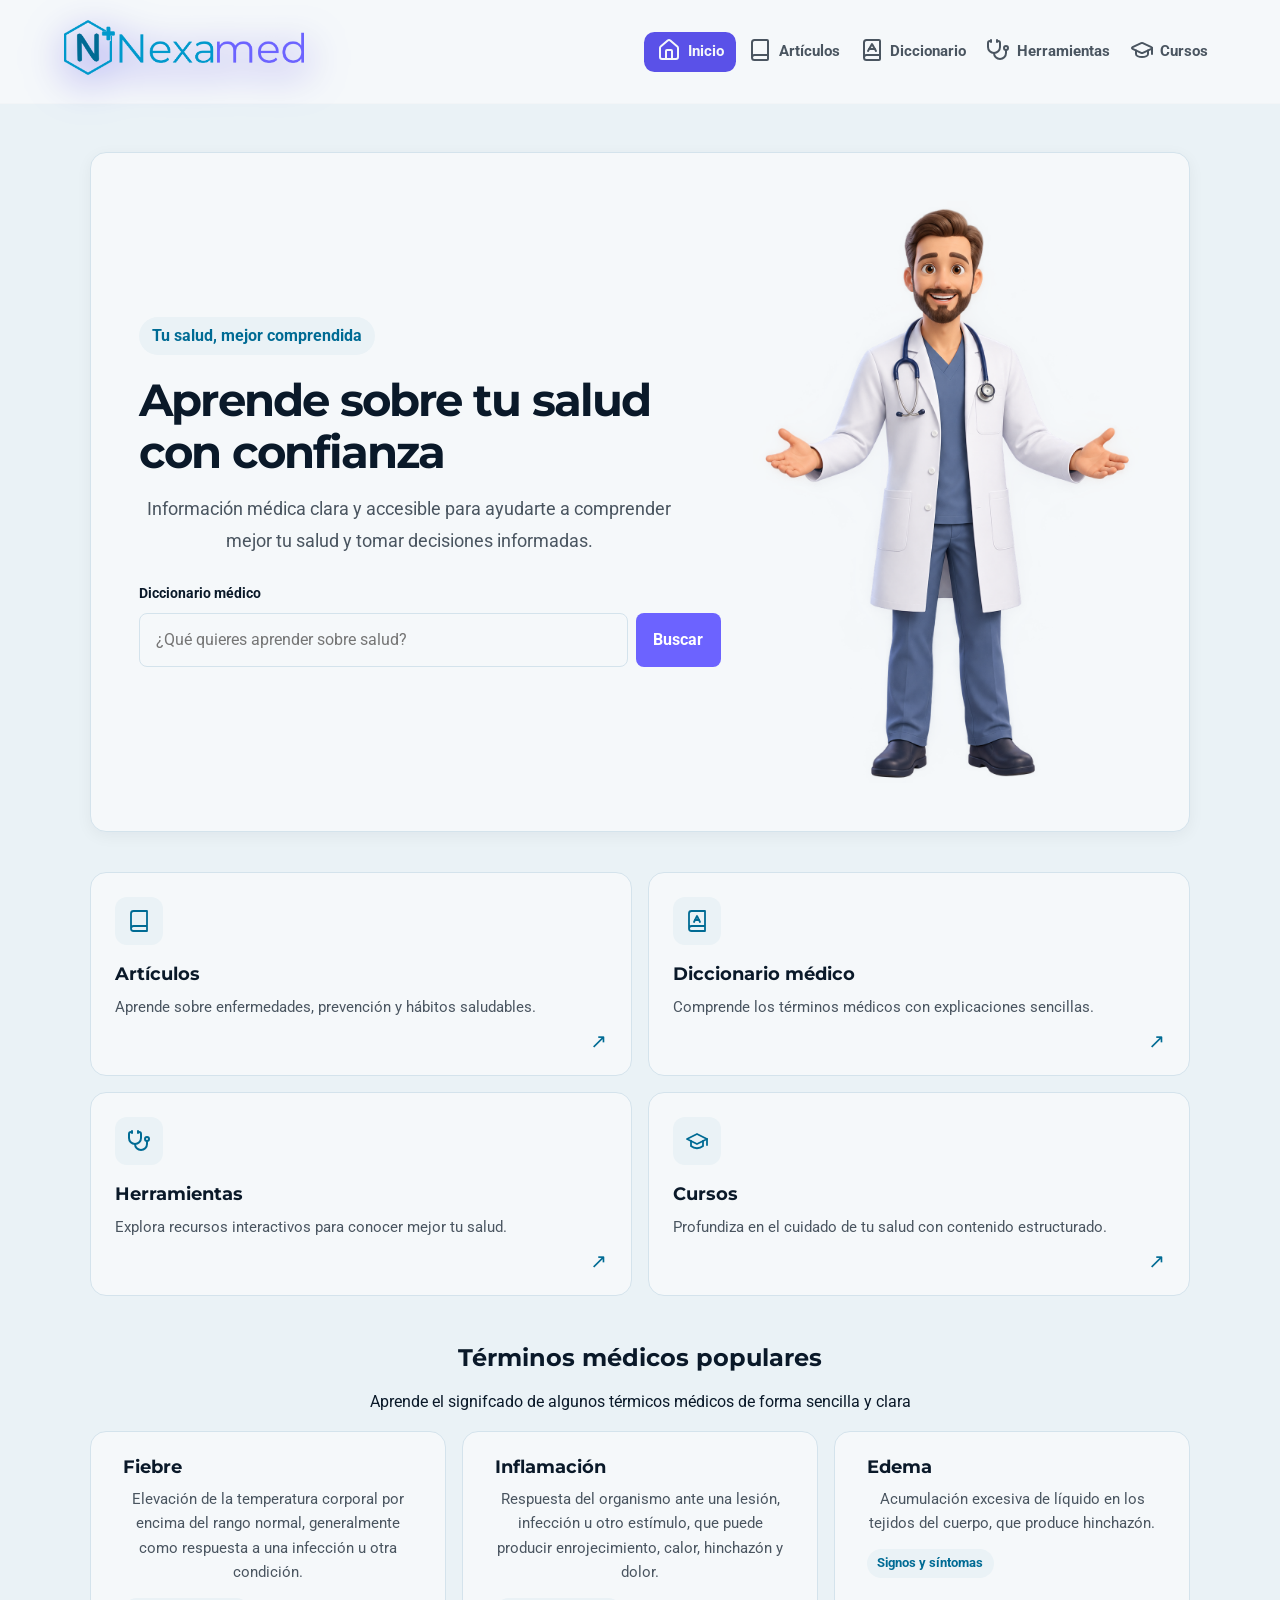
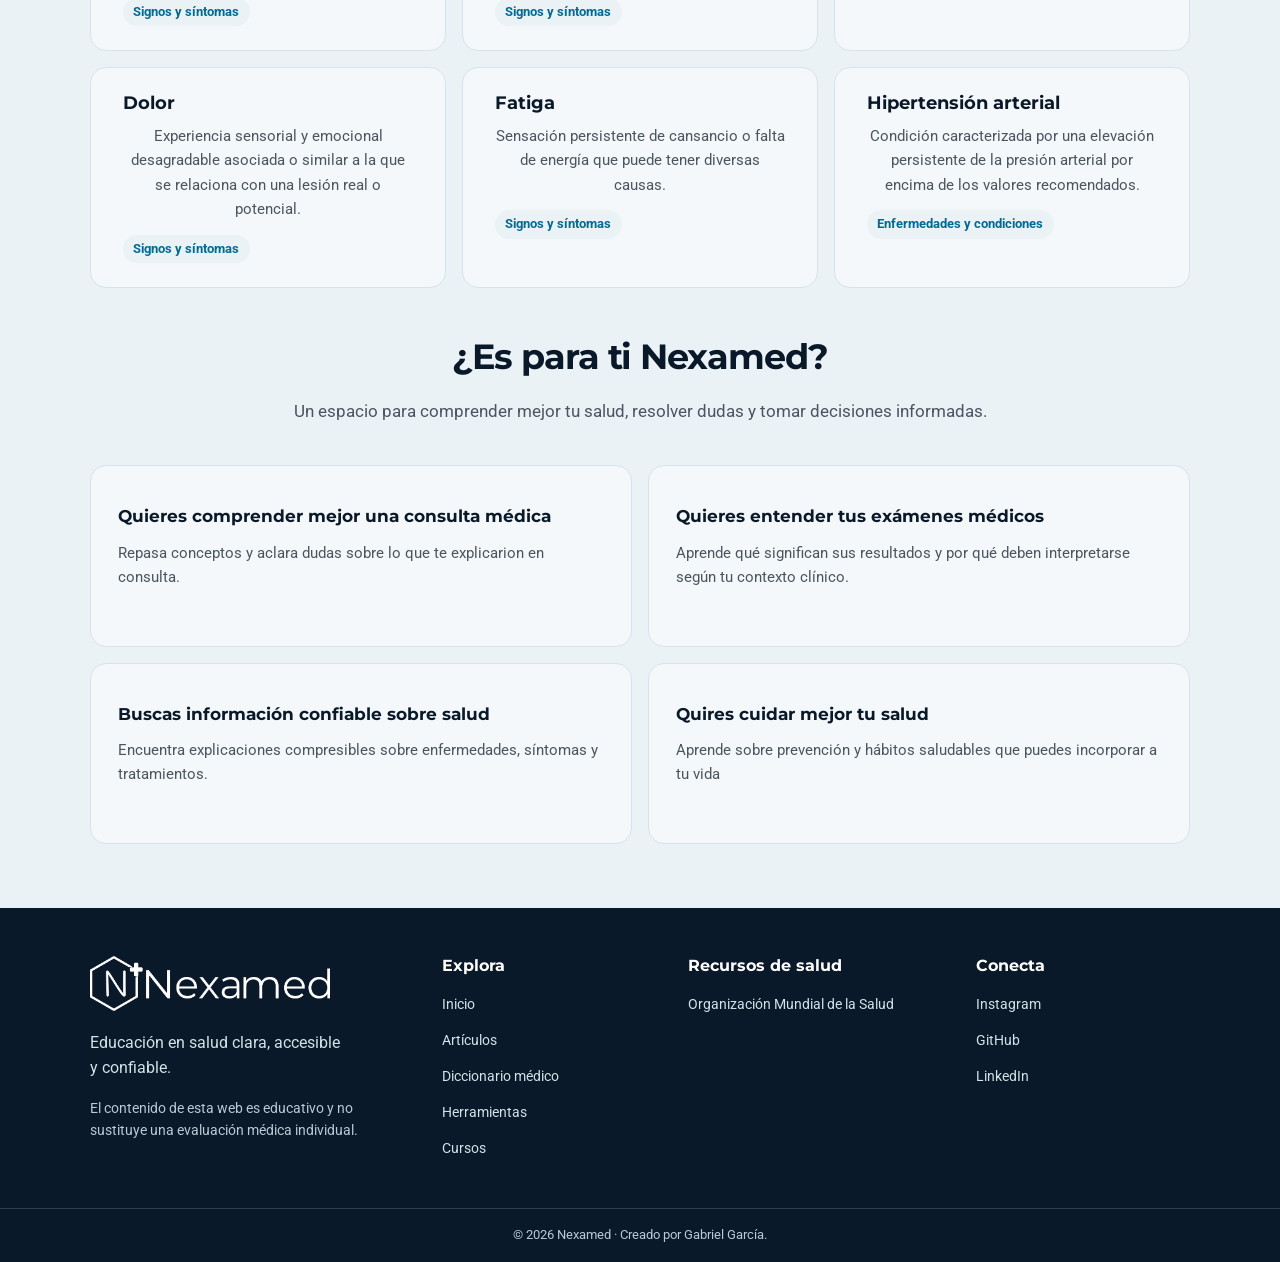
<file: index.html>
<!DOCTYPE html>
<html lang="es">
<head>
  <meta charset="UTF-8">
  <meta name="viewport" content="width=device-width, initial-scale=1.0">
  <title>Nexamed | Educación en salud</title>
  <meta name="description" content="Nexamed Edu: Información y educación en salud clara, accesible y confiable. ">
  <link rel="stylesheet" href="src/css/estilos.css">
  <link rel="icon" type="image/svg+xml" href="src/imagenes/Nexamed-favicon.svg">
</head>
<body>
  <header class="cabecera">
    <a class="marca" href="index.html" aria-label="Nexamed Edu, página de inicio">
      <img src="src/imagenes/Nexamed-logo.png" alt="Nexamed Logo">
    </a>

    <nav class="navegacion" id="menu__principal" aria-label="navegación principal">

      <a class="navegacion__enlace" href="index.html" aria-current="page">
        <span class="navegacion__icono" aria-hidden="true">
          <svg xmlns="http://www.w3.org/2000/svg" width="24" height="24" viewBox="0 0 24 24" fill="none" stroke="currentColor" stroke-width="2" stroke-linecap="round" stroke-linejoin="round" class="lucide lucide-house preview-icon"><path d="M15 21v-8a1 1 0 0 0-1-1h-4a1 1 0 0 0-1 1v8"/><path d="M3 10a2 2 0 0 1 .709-1.528l7-6a2 2 0 0 1 2.582 0l7 6A2 2 0 0 1 21 10v9a2 2 0 0 1-2 2H5a2 2 0 0 1-2-2z"/></svg>
        </span>
        <span>Inicio</span>
      </a>

      <a class="navegacion__enlace" href="src/articulos.html">
        <span class="navegacion__icono" aria-hidden="true"><svg xmlns="http://www.w3.org/2000/svg" width="24" height="24" viewBox="0 0 24 24" fill="none" stroke="currentColor" stroke-width="2" stroke-linecap="round" stroke-linejoin="round" class="lucide lucide-book preview-icon"><path d="M4 19.5v-15A2.5 2.5 0 0 1 6.5 2H19a1 1 0 0 1 1 1v18a1 1 0 0 1-1 1H6.5a1 1 0 0 1 0-5H20"/></svg></span>
        <span>Artículos</span>
      </a>

      <a class="navegacion__enlace" href="#">
        <span class="navegacion__icono" aria-hidden="true">
          <svg xmlns="http://www.w3.org/2000/svg" width="24" height="24" viewBox="0 0 24 24" fill="none" stroke="currentColor" stroke-width="2" stroke-linecap="round" stroke-linejoin="round" class="lucide lucide-book-a preview-icon"><path d="M4 19.5v-15A2.5 2.5 0 0 1 6.5 2H19a1 1 0 0 1 1 1v18a1 1 0 0 1-1 1H6.5a1 1 0 0 1 0-5H20"/><path d="m8 13 4-7 4 7"/><path d="M9.1 11h5.7"/></svg>
        </span>
        <span>Diccionario</span>
      </a>

      <a class="navegacion__enlace" href="#">
        <span class="navegacion__icono" aria-hidden="true">
          <svg xmlns="http://www.w3.org/2000/svg" width="24" height="24" viewBox="0 0 24 24" fill="none" stroke="currentColor" stroke-width="2" stroke-linecap="round" stroke-linejoin="round" class="lucide lucide-stethoscope preview-icon"><path d="M11 2v2"/><path d="M5 2v2"/><path d="M5 3H4a2 2 0 0 0-2 2v4a6 6 0 0 0 12 0V5a2 2 0 0 0-2-2h-1"/><path d="M8 15a6 6 0 0 0 12 0v-3"/><circle cx="20" cy="10" r="2"/></svg>
        </span>
        <span>Herramientas</span>
      </a>

      <a class="navegacion__enlace" href="#">
        <span class="navegacion__icono" aria-hidden="true">
          <svg xmlns="http://www.w3.org/2000/svg" width="24" height="24" viewBox="0 0 24 24" fill="none" stroke="currentColor" stroke-width="2" stroke-linecap="round" stroke-linejoin="round" class="lucide lucide-graduation-cap preview-icon"><path d="M21.42 10.922a1 1 0 0 0-.019-1.838L12.83 5.18a2 2 0 0 0-1.66 0L2.6 9.08a1 1 0 0 0 0 1.832l8.57 3.908a2 2 0 0 0 1.66 0z"/><path d="M22 10v6"/><path d="M6 12.5V16a6 3 0 0 0 12 0v-3.5"/></svg>
        </span>
        <span>Cursos</span>
      </a>

    </nav>

    <button class="menu__toggle" type="button" aria-label="Abrir menú de navegación" aria-expanded="false" aria-controls="menu__principal">
      <svg
    xmlns="http://www.w3.org/2000/svg"
    width="28"
    height="28"
    viewBox="0 0 24 24"
    fill="none"
    stroke="currentColor"
    stroke-width="2"
    stroke-linecap="round"
    stroke-linejoin="round"
    aria-hidden="true"
  >
    <path d="M4 6h16M4 12h16M4 18h16"/>
  </svg>
    </button>
  </header>
  
  <main class="contenido">

    <section class="presentacion">
      <div class="presentacion__contenido">
        <p class="presentacion__etiqueta">Tu salud, mejor comprendida</p>
        <h1>Aprende sobre tu salud con confianza</h1>
        <p class="presentacion__descripcion">Información médica clara y accesible para ayudarte a comprender mejor tu salud y tomar decisiones informadas. </p>
        <form class="buscador__diccionario" role="search">
          <label class="buscador__diccionario-etiqueta" for="buscar__termino">Diccionario médico</label>
          <div class="buscador__diccionario-campo">
            <input
            type="search";
            id="buscar__termino";
            name="termino";
            placeholder="¿Qué quieres aprender sobre salud?"
            >
            <button type="submit">Buscar</button>
          </div>
        </form>
      </div>
      <div class="presentacion__visual">
        <img 
        src="src/imagenes/Médico sonriente con brazos abiertos.png"
        alt="Médico de Nexamed dando la bienvenida"
        >
      </div>
    </section>

    <section class="secciones" aria-label="Explora Nexamed Edu">
            
      <a class="tarjeta" href="src/articulos.html">
        <span class="tarjeta__icono" aria-hidden="true">
          <svg xmlns="http://www.w3.org/2000/svg" width="28" height="28" viewBox="0 0 24 24" fill="none" stroke="currentColor" stroke-width="1.8" stroke-linecap="round" stroke-linejoin="round">
            <path d="M4 19.5v-15A2.5 2.5 0 0 1 6.5 2H20v20H6.5a2.5 2.5 0 0 1 0-5H20"/>
          </svg>
        </span>
        <h2 class="tarjeta__titulo">Artículos</h2>
        <p class="tarjeta__descripcion">Aprende sobre enfermedades, prevención y hábitos saludables.</p>
        <span class="tarjeta__flecha"  aria-hidden="true">↗</span>
      </a>
      
      <a class="tarjeta" href="#">
        <span class="tarjeta__icono" aria-hidden="true">
          <svg xmlns="http://www.w3.org/2000/svg" width="28" height="28" viewBox="0 0 24 24" fill="none" stroke="currentColor" stroke-width="1.8" stroke-linecap="round" stroke-linejoin="round">
            <path d="M4 19.5v-15A2.5 2.5 0 0 1 6.5 2H20v20H6.5a2.5 2.5 0 0 1 0-5H20"/>
            <path d="m9 13 3-6 3 6"/>
            <path d="M10 11h4"/>
          </svg>
        </span>
        <h2 class="tarjeta__titulo">Diccionario médico</h2>
        <p class="tarjeta__descripcion">Comprende los términos médicos con explicaciones sencillas.</p>
        <span class="tarjeta__flecha"  aria-hidden="true">↗</span>
      </a>

       <a class="tarjeta" href="#">
        <span class="tarjeta__icono" aria-hidden="true">
         <svg xmlns="http://www.w3.org/2000/svg" width="24" height="24" viewBox="0 0 24 24" fill="none" stroke="currentColor" stroke-width="2" stroke-linecap="round" stroke-linejoin="round" class="lucide lucide-stethoscope preview-icon"><path d="M11 2v2"/><path d="M5 2v2"/><path d="M5 3H4a2 2 0 0 0-2 2v4a6 6 0 0 0 12 0V5a2 2 0 0 0-2-2h-1"/><path d="M8 15a6 6 0 0 0 12 0v-3"/><circle cx="20" cy="10" r="2"/></svg>
        </span>
        <h2 class="tarjeta__titulo">Herramientas</h2>
        <p class="tarjeta__descripcion">Explora recursos interactivos para conocer mejor tu salud.</p>
        <span class="tarjeta__flecha" aria-hidden="true">↗</span>
      </a>

      <a class="tarjeta" href="#">
        <span class="tarjeta__icono" aria-hidden="true">
          <svg xmlns="http://www.w3.org/2000/svg" width="28" height="28" viewBox="0 0 24 24" fill="none" stroke="currentColor" stroke-width="1.8" stroke-linecap="round" stroke-linejoin="round">
            <path d="m22 10-10-5L2 10l10 5 10-5Z"/>
            <path d="M6 12v5c3.5 3 8.5 3 12 0v-5"/>
            <path d="M22 10v6"/>
          </svg>
        </span>
        <h2 class="tarjeta__titulo">Cursos</h2>
        <p class="tarjeta__descripcion">Profundiza en el cuidado de tu salud con contenido estructurado.</p>
        <span class="tarjeta__flecha" aria-hidden="true">↗</span>
      </a>

    </section>

    <section class="terminos__populares" aria-labelledby="terminos__titulo">
      <div class="contenedor">
        <h2 id="terminos__titulo">Términos médicos populares</h2>
        <p>Aprende el signifcado de algunos térmicos médicos de forma sencilla y clara</p>
        <div class="lista__terminos" id="lista__terminos">

        </div>
      </div>
    </section>

    <section class="orientacion" arial-labelledby="orientacion-titulo">
      
      <div class="orientacion__encabezado">
        <h2 id="orientacion-titulo">¿Es para ti Nexamed?</h2>
        <p>Un espacio para comprender mejor tu salud, resolver dudas y tomar decisiones informadas.</p>
      </div>

      <div class="orientacion__lista">
        <article class="orientacion__item">
          <h3>Quieres comprender mejor una consulta médica</h3>
          <p>Repasa conceptos y aclara dudas sobre lo que te explicarion en consulta.</p>
        </article>

        <article class="orientacion__item">
          <h3>Quieres entender tus exámenes médicos</h3>
          <p>Aprende qué significan sus resultados y por qué deben interpretarse según tu contexto clínico.</p>
        </article>

        <article class="orientacion__item">
          <h3>Buscas información confiable sobre salud</h3>
          <p>Encuentra explicaciones compresibles sobre enfermedades, síntomas y tratamientos.</p>
        </article>

        <article class="orientacion__item">
          <h3>Quires cuidar mejor tu salud</h3>
          <p>Aprende sobre prevención y hábitos saludables que puedes incorporar a tu  vida</p>
        </article>

      </div>

    </section>

  </main>
  
  <footer class="pie">
    <div class="pie__contenido">
      <section class="pie__marca">
        <a class="pie__logo" href="index.html">
          <img src="src/imagenes/Nexamed-logo-blanco1.png" alt="Nexamed Logo">
        </a>
        <p class="pie__descripcion">Educación en salud clara, accesible y confiable.</p>
        <p class="pie__aviso">El contenido de esta web es educativo y no sustituye una evaluación médica individual.</p>
      </section>
      
      <nav class="pie__columna" aria-label="Explorar Nexamed">
        <h2>Explora</h2>
        <ul>
          <li><a href="index.html">Inicio</a></li>
          <li><a href="src/articulos.html">Artículos</a></li>
          <li><a href="#">Diccionario médico</a></li>
          <li><a href="#">Herramientas</a></li>
          <li><a href="#">Cursos</a></li>
        </ul>
      </nav>
      
      <section class="pie__columna">
        <h2>Recursos de salud</h2>
        <ul>
          <li><a href="#" target="_blank" rel="noopener noreferrer">Organización Mundial de la Salud</a></li>
        </ul>
      </section>
      
      <section class="pie__columna">
      <h2>Conecta</h2>
      <ul>
        <li>
          <a href="https://www.instagram.com/md_gabrielgarcia"
             target="_blank"
             rel="noopener noreferrer">
            Instagram
          </a>
        </li>
        <li>
          <a href="https://github.com/medgabrielgarcia-star/nexamed"
             target="_blank"
             rel="noopener noreferrer">
            GitHub
          </a>
        </li>
        <li>
          <a href="https://www.linkedin.com/in/gabriel-marcelo-garcia-villacis-51a0a8239"
             target="_blank"
             rel="noopener noreferrer">
            LinkedIn
          </a>
        </li>
      </ul>
    </section>
    </div>
    
      <div class="pie__inferior">
    <p>© 2026 Nexamed · Creado por Gabriel García.</p>
  </div>
  
  </footer>
  <script src="src/js/diccionario.js" defer></script>
  <script src="src/js/script.js" defer></script>
  </body>
</html>
</file>
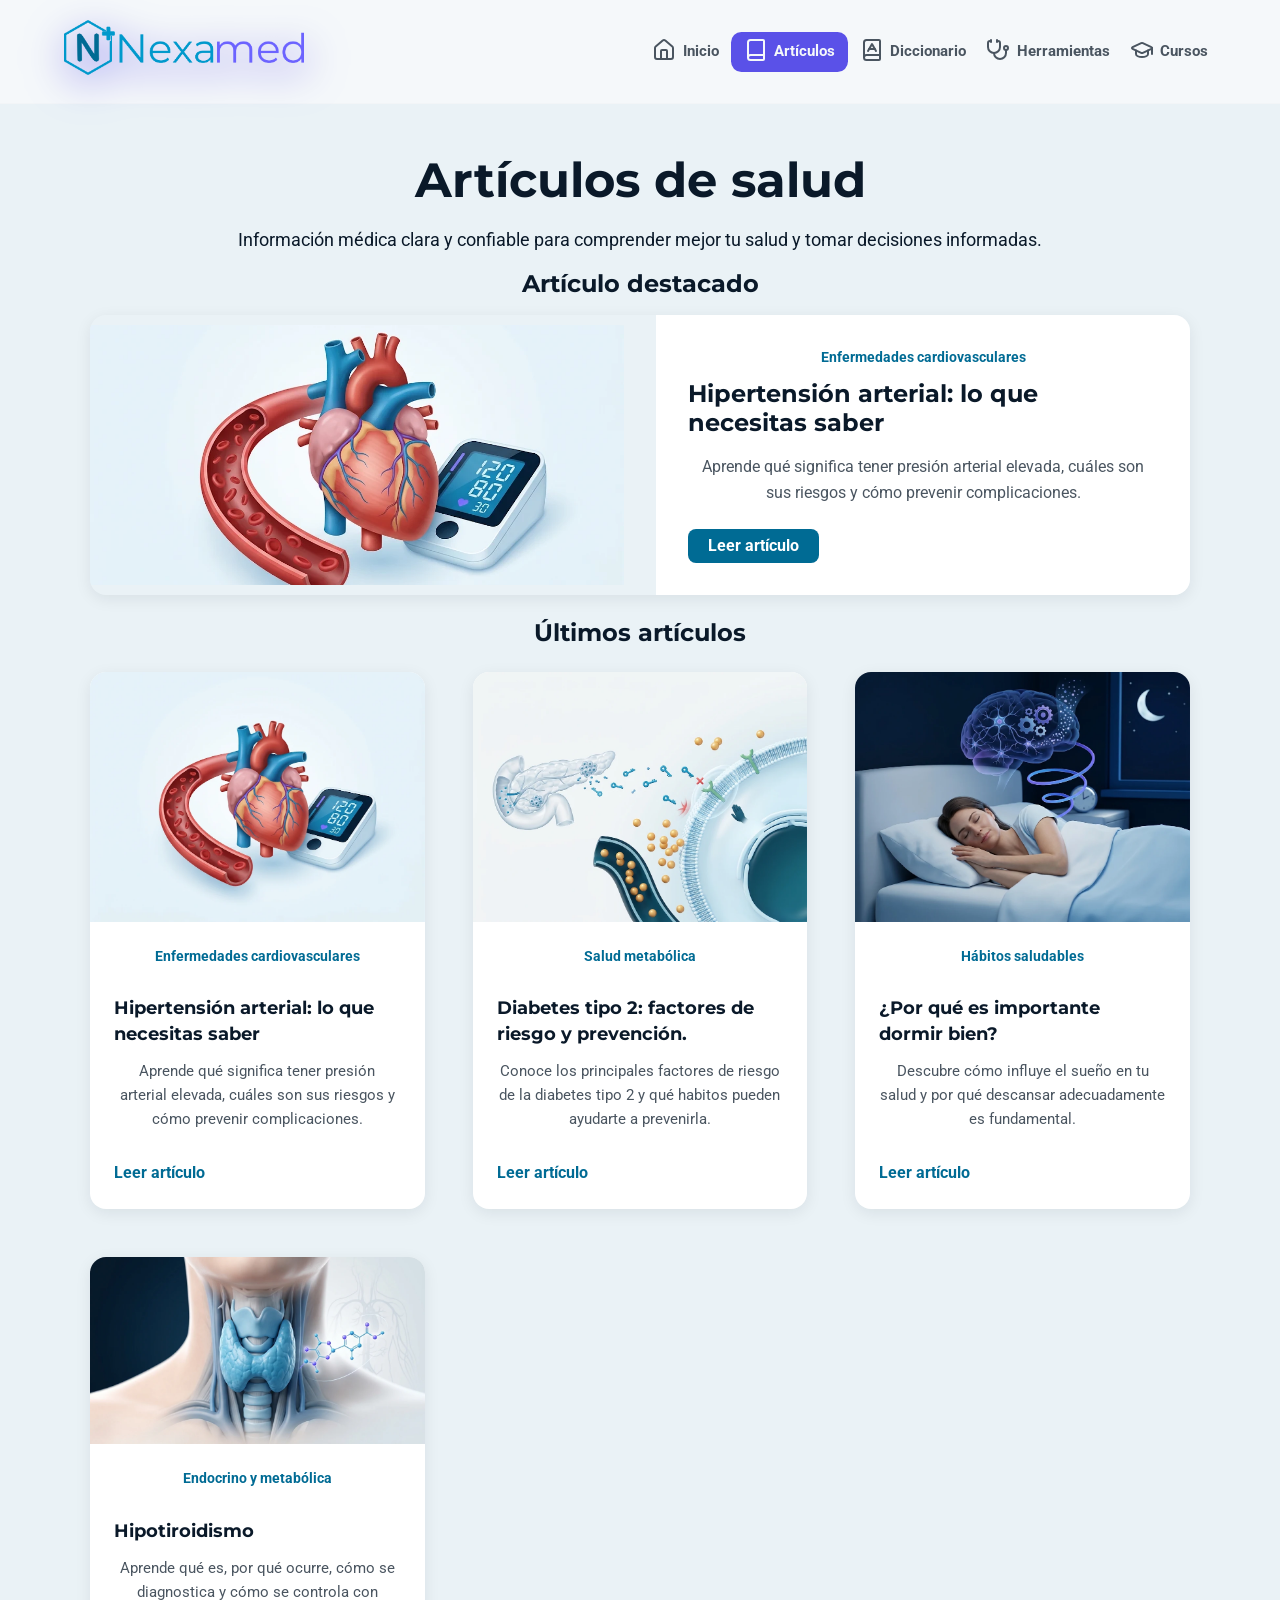
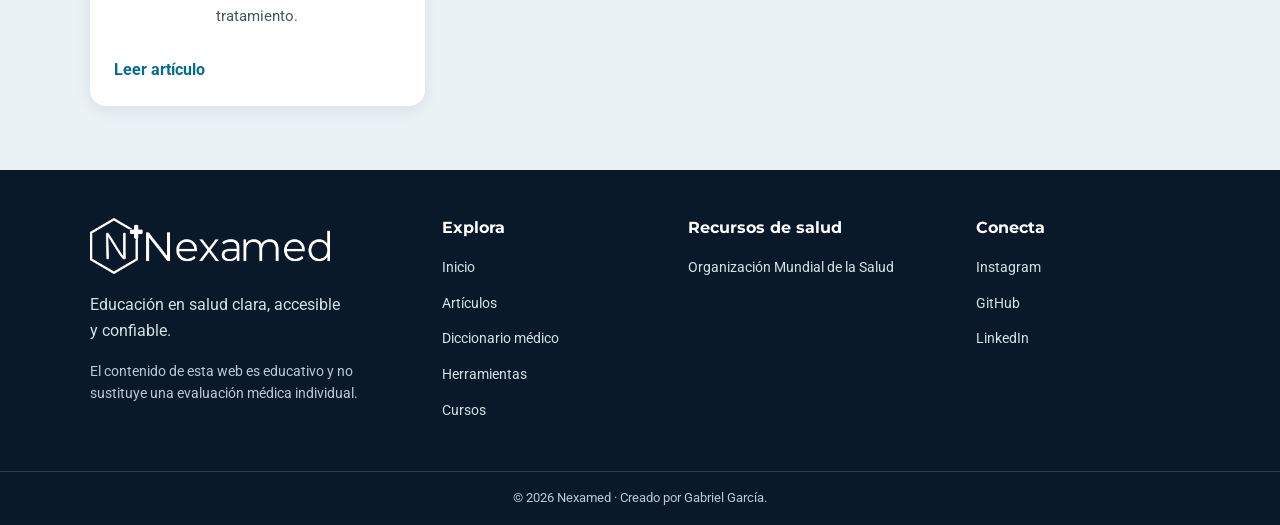
<file: src/articulos.html>
<!DOCTYPE html>
<html lang="es">
<head>
    <meta charset="UTF-8">
    <meta name="viewport" content="width=device-width, initial-scale=1.0">
    <title>Artículos | Nexamed</title>
    <meta name="description" content="Artículos de educación en salud basados en evidencia científica.">
    <link rel="icon" href="imagenes/Nexamed-favicon.svg" type="image/svg+xml">
    <link rel="stylesheet" href="css/estilos.css">
</head>
<body>
    <header class="cabecera">
    <a class="marca" href="../index.html" aria-label="Nexamed Edu, página de inicio">
      <img src="imagenes/Nexamed-logo.png" alt="Nexamed Logo">
    </a>

    <nav class="navegacion" id="menu__principal" aria-label="navegación principal">

      <a class="navegacion__enlace" href="../index.html">
        <span class="navegacion__icono" aria-hidden="true">
          <svg xmlns="http://www.w3.org/2000/svg" width="24" height="24" viewBox="0 0 24 24" fill="none" stroke="currentColor" stroke-width="2" stroke-linecap="round" stroke-linejoin="round" class="lucide lucide-house preview-icon"><path d="M15 21v-8a1 1 0 0 0-1-1h-4a1 1 0 0 0-1 1v8"/><path d="M3 10a2 2 0 0 1 .709-1.528l7-6a2 2 0 0 1 2.582 0l7 6A2 2 0 0 1 21 10v9a2 2 0 0 1-2 2H5a2 2 0 0 1-2-2z"/></svg>
        </span>
        <span>Inicio</span>
      </a>

      <a class="navegacion__enlace" href="articulos.html" aria-current="page">
        <span class="navegacion__icono" aria-hidden="true"><svg xmlns="http://www.w3.org/2000/svg" width="24" height="24" viewBox="0 0 24 24" fill="none" stroke="currentColor" stroke-width="2" stroke-linecap="round" stroke-linejoin="round" class="lucide lucide-book preview-icon"><path d="M4 19.5v-15A2.5 2.5 0 0 1 6.5 2H19a1 1 0 0 1 1 1v18a1 1 0 0 1-1 1H6.5a1 1 0 0 1 0-5H20"/></svg></span>
        <span>Artículos</span>
      </a>

      <a class="navegacion__enlace" href="#">
        <span class="navegacion__icono" aria-hidden="true">
          <svg xmlns="http://www.w3.org/2000/svg" width="24" height="24" viewBox="0 0 24 24" fill="none" stroke="currentColor" stroke-width="2" stroke-linecap="round" stroke-linejoin="round" class="lucide lucide-book-a preview-icon"><path d="M4 19.5v-15A2.5 2.5 0 0 1 6.5 2H19a1 1 0 0 1 1 1v18a1 1 0 0 1-1 1H6.5a1 1 0 0 1 0-5H20"/><path d="m8 13 4-7 4 7"/><path d="M9.1 11h5.7"/></svg>
        </span>
        <span>Diccionario</span>
      </a>

      <a class="navegacion__enlace" href="#">
        <span class="navegacion__icono" aria-hidden="true">
          <svg xmlns="http://www.w3.org/2000/svg" width="24" height="24" viewBox="0 0 24 24" fill="none" stroke="currentColor" stroke-width="2" stroke-linecap="round" stroke-linejoin="round" class="lucide lucide-stethoscope preview-icon"><path d="M11 2v2"/><path d="M5 2v2"/><path d="M5 3H4a2 2 0 0 0-2 2v4a6 6 0 0 0 12 0V5a2 2 0 0 0-2-2h-1"/><path d="M8 15a6 6 0 0 0 12 0v-3"/><circle cx="20" cy="10" r="2"/></svg>
        </span>
        <span>Herramientas</span>
      </a>

      <a class="navegacion__enlace" href="#">
        <span class="navegacion__icono" aria-hidden="true">
          <svg xmlns="http://www.w3.org/2000/svg" width="24" height="24" viewBox="0 0 24 24" fill="none" stroke="currentColor" stroke-width="2" stroke-linecap="round" stroke-linejoin="round" class="lucide lucide-graduation-cap preview-icon"><path d="M21.42 10.922a1 1 0 0 0-.019-1.838L12.83 5.18a2 2 0 0 0-1.66 0L2.6 9.08a1 1 0 0 0 0 1.832l8.57 3.908a2 2 0 0 0 1.66 0z"/><path d="M22 10v6"/><path d="M6 12.5V16a6 3 0 0 0 12 0v-3.5"/></svg>
        </span>
        <span>Cursos</span>
      </a>

    </nav>

    <button class="menu__toggle" type="button" aria-label="Abrir menú de navegación" aria-expanded="false" aria-controls="menu__principal">
      <svg
    xmlns="http://www.w3.org/2000/svg"
    width="28"
    height="28"
    viewBox="0 0 24 24"
    fill="none"
    stroke="currentColor"
    stroke-width="2"
    stroke-linecap="round"
    stroke-linejoin="round"
    aria-hidden="true"
  >
    <path d="M4 6h16M4 12h16M4 18h16"/>
  </svg>
    </button>
  </header>

    <main class="contenido">
        
        <section class="articulos__presentacion" aria-labelledby="titulo__articulos">
            <h1 id="titulo__principal">Artículos de salud</h1>
            <p>Información médica clara y confiable para comprender mejor tu salud y tomar decisiones informadas.</p>
        </section>

        <section class="articulos__destacados" aria-labelledby="titulo__destacados">
            <h2 id="titulo__destacados">Artículo destacado</h2>
            <article class="articulo__destacado">
                <img class="articulo__imagen" src="imagenes/hipertension-arterial.png" alt="Ilustración sobre la hipertension">
                <div class="articulo__informacion">
                    <p class="articulo__categoria">Enfermedades cardiovasculares</p>
                    <h3 class="articulo__titulo">Hipertensión arterial: lo que necesitas saber</h3>
                    <p class="articulo__descripcion">Aprende qué significa tener presión arterial elevada, cuáles son sus riesgos y cómo prevenir complicaciones.</p>
                    <a class="articulo__enlace" href="articulos/hipertension.html">Leer artículo</a>
                </div>
            </article>
        </section>

        <section class="articulos__recientes" aria-labelledby="titulo__recientes">
            <h2 id="titulo__recientes">Últimos artículos</h2>
            <div class="articulos__lista">
                <article class="articulo__reciente">
                <img class="articulo__reciente-imagen" src="imagenes/hipertension-arterial.png" alt="Ilustración sobre la hipertension">
                <div class="articulo__reciente-informacion">
                    <p class="articulo__reciente-categoria">Enfermedades cardiovasculares</p>
                    <h3 class="articulo__reciente-titulo">Hipertensión arterial: lo que necesitas saber</h3>
                    <p class="articulo__reciente-descripcion">Aprende qué significa tener presión arterial elevada, cuáles son sus riesgos y cómo prevenir complicaciones.</p>
                    <a class="articulo__reciente-enlace" href="articulos/hipertension.html">Leer artículo</a>
                </div>
            </article>

             <article class="articulo__reciente">
                <img class="articulo__reciente-imagen" src="imagenes/diabetes-tipo-2.png" alt="Ilustración sobre la diabetes tipo 2">
                <div class="articulo__reciente-informacion">
                    <p class="articulo__reciente-categoria">Salud metabólica</p>
                    <h3 class="articulo__reciente-titulo">Diabetes tipo 2: factores de riesgo y prevención.</h3>
                    <p class="articulo__reciente-descripcion">Conoce los principales factores de riesgo de la diabetes tipo 2 y qué habitos pueden ayudarte a prevenirla.</p>
                    <a class="articulo__reciente-enlace" href="articulos/diabetes.html">Leer artículo</a>
                </div>
            </article>

             <article class="articulo__reciente">
                <img class="articulo__reciente-imagen" src="imagenes/sueño.png" alt="ilustración sobre el descanso y el sueño saludable">
                <div class="articulo__reciente-informacion">
                    <p class="articulo__reciente-categoria">Hábitos saludables</p>
                    <h3 class="articulo__reciente-titulo">¿Por qué es importante dormir bien?</h3>
                    <p class="articulo__reciente-descripcion">Descubre cómo influye el sueño en tu salud y por qué descansar adecuadamente es fundamental.</p>
                    <a class="articulo__reciente-enlace" href="articulos/sueño.html">Leer artículo</a>
                </div>
            </article>
             <article class="articulo__reciente">
                <img class="articulo__reciente-imagen" src="imagenes/hipotiroidismo.png" alt="ilustración de una tiroides">
                <div class="articulo__reciente-informacion">
                    <p class="articulo__reciente-categoria">Endocrino y metabólica</p>
                    <h3 class="articulo__reciente-titulo">Hipotiroidismo</h3>
                    <p class="articulo__reciente-descripcion">Aprende qué es, por qué ocurre, cómo se diagnostica y cómo se controla con tratamiento.</p>
                    <a class="articulo__reciente-enlace" href="articulos/hipotiroidismo.html">Leer artículo</a>
                </div>
            </article>
            </div>
        </section>

    </main>

     <footer class="pie">
    <div class="pie__contenido">
      <section class="pie__marca">
        <a class="pie__logo" href="index.html">
          <img src="imagenes/Nexamed-logo-blanco1.png" alt="Nexamed Logo">
        </a>
        <p class="pie__descripcion">Educación en salud clara, accesible y confiable.</p>
        <p class="pie__aviso">El contenido de esta web es educativo y no sustituye una evaluación médica individual.</p>
      </section>
      
      <nav class="pie__columna" aria-label="Explorar Nexamed">
        <h2>Explora</h2>
        <ul>
          <li><a href="../index.html">Inicio</a></li>
          <li><a href="articulos.html">Artículos</a></li>
          <li><a href="#">Diccionario médico</a></li>
          <li><a href="#">Herramientas</a></li>
          <li><a href="#">Cursos</a></li>
        </ul>
      </nav>
      
      <section class="pie__columna">
        <h2>Recursos de salud</h2>
        <ul>
          <li><a href="#" target="_blank" rel="noopener noreferrer">Organización Mundial de la Salud</a></li>
        </ul>
      </section>
      
      <section class="pie__columna">
      <h2>Conecta</h2>
      <ul>
        <li>
          <a href="https://www.instagram.com/md_gabrielgarcia"
             target="_blank"
             rel="noopener noreferrer">
            Instagram
          </a>
        </li>
        <li>
          <a href="https://github.com/medgabrielgarcia-star/nexamed"
             target="_blank"
             rel="noopener noreferrer">
            GitHub
          </a>
        </li>
        <li>
          <a href="https://www.linkedin.com/in/gabriel-marcelo-garcia-villacis-51a0a8239"
             target="_blank"
             rel="noopener noreferrer">
            LinkedIn
          </a>
        </li>
      </ul>
    </section>
    </div>
    
      <div class="pie__inferior">
    <p>© 2026 Nexamed · Creado por Gabriel García.</p>
  </div>
  
  </footer>

    <script src="js/script.js" defer></script>
</body>
</html>
</file>
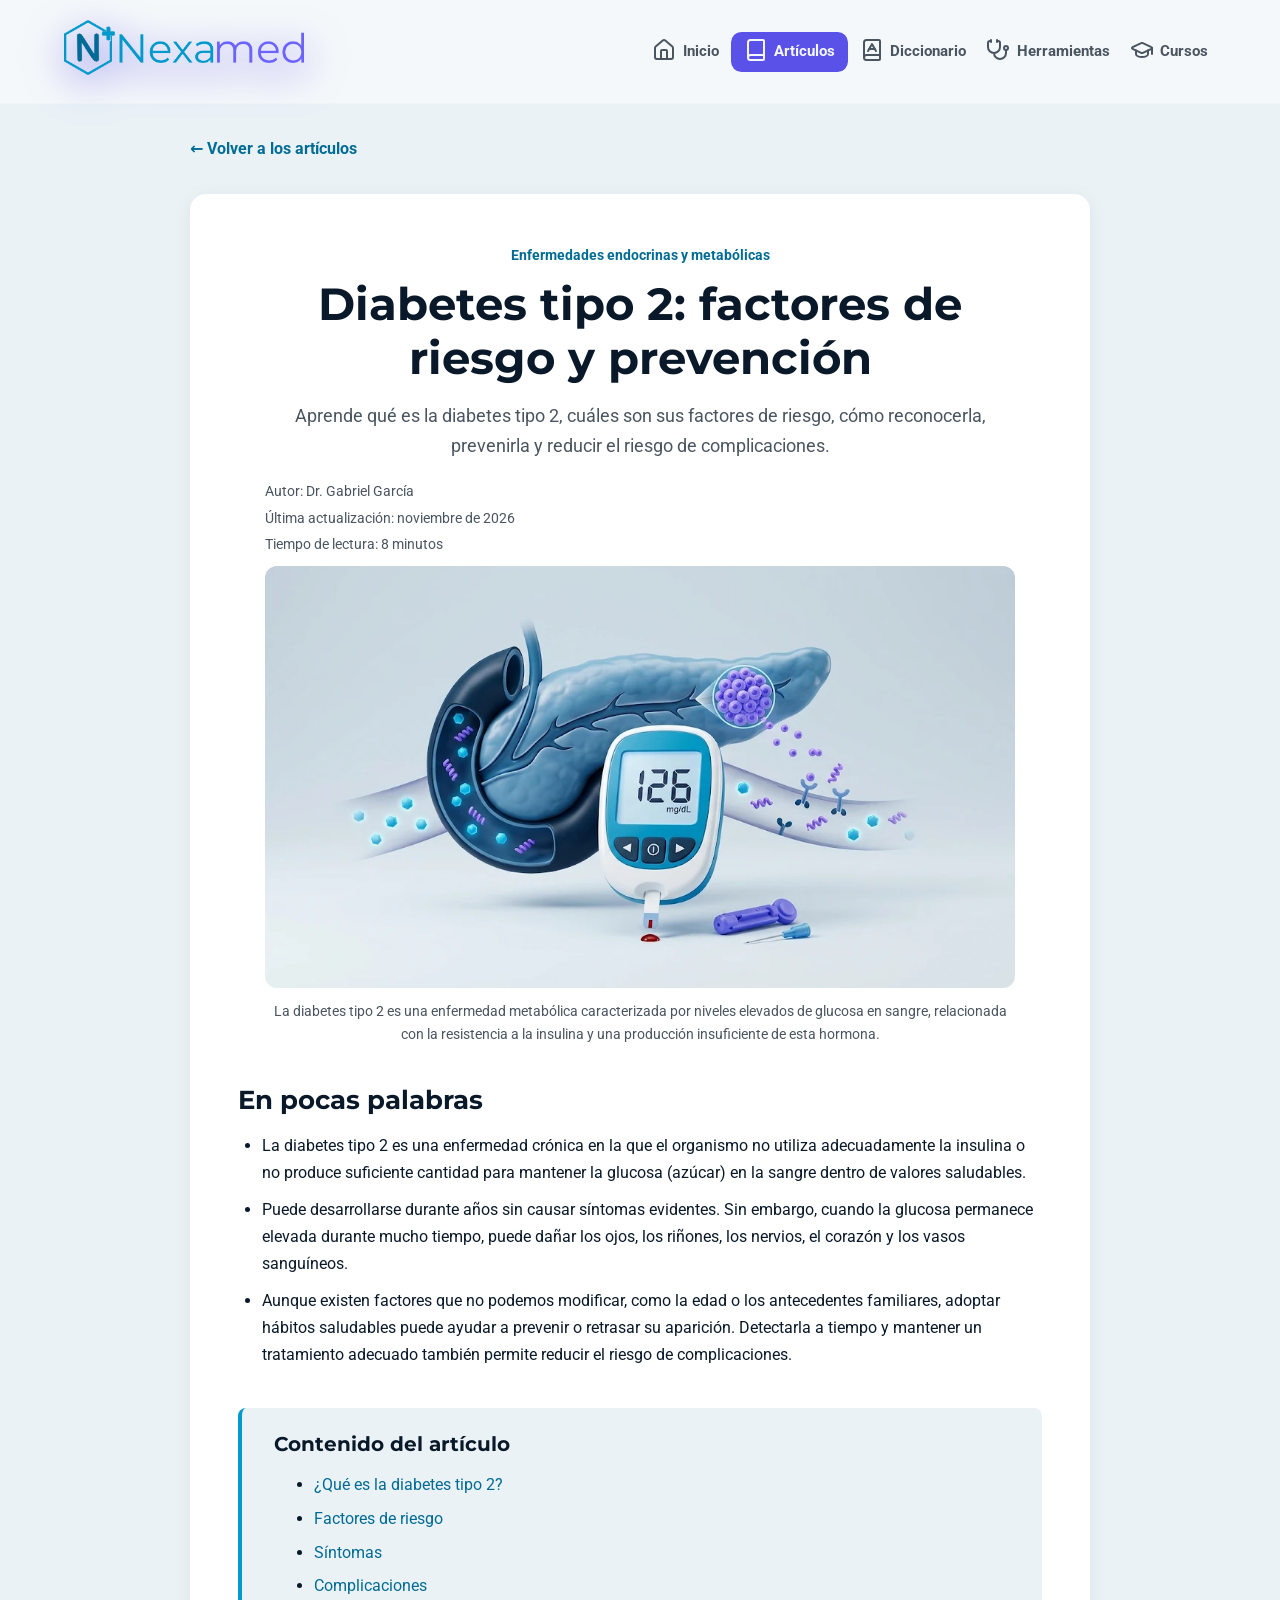
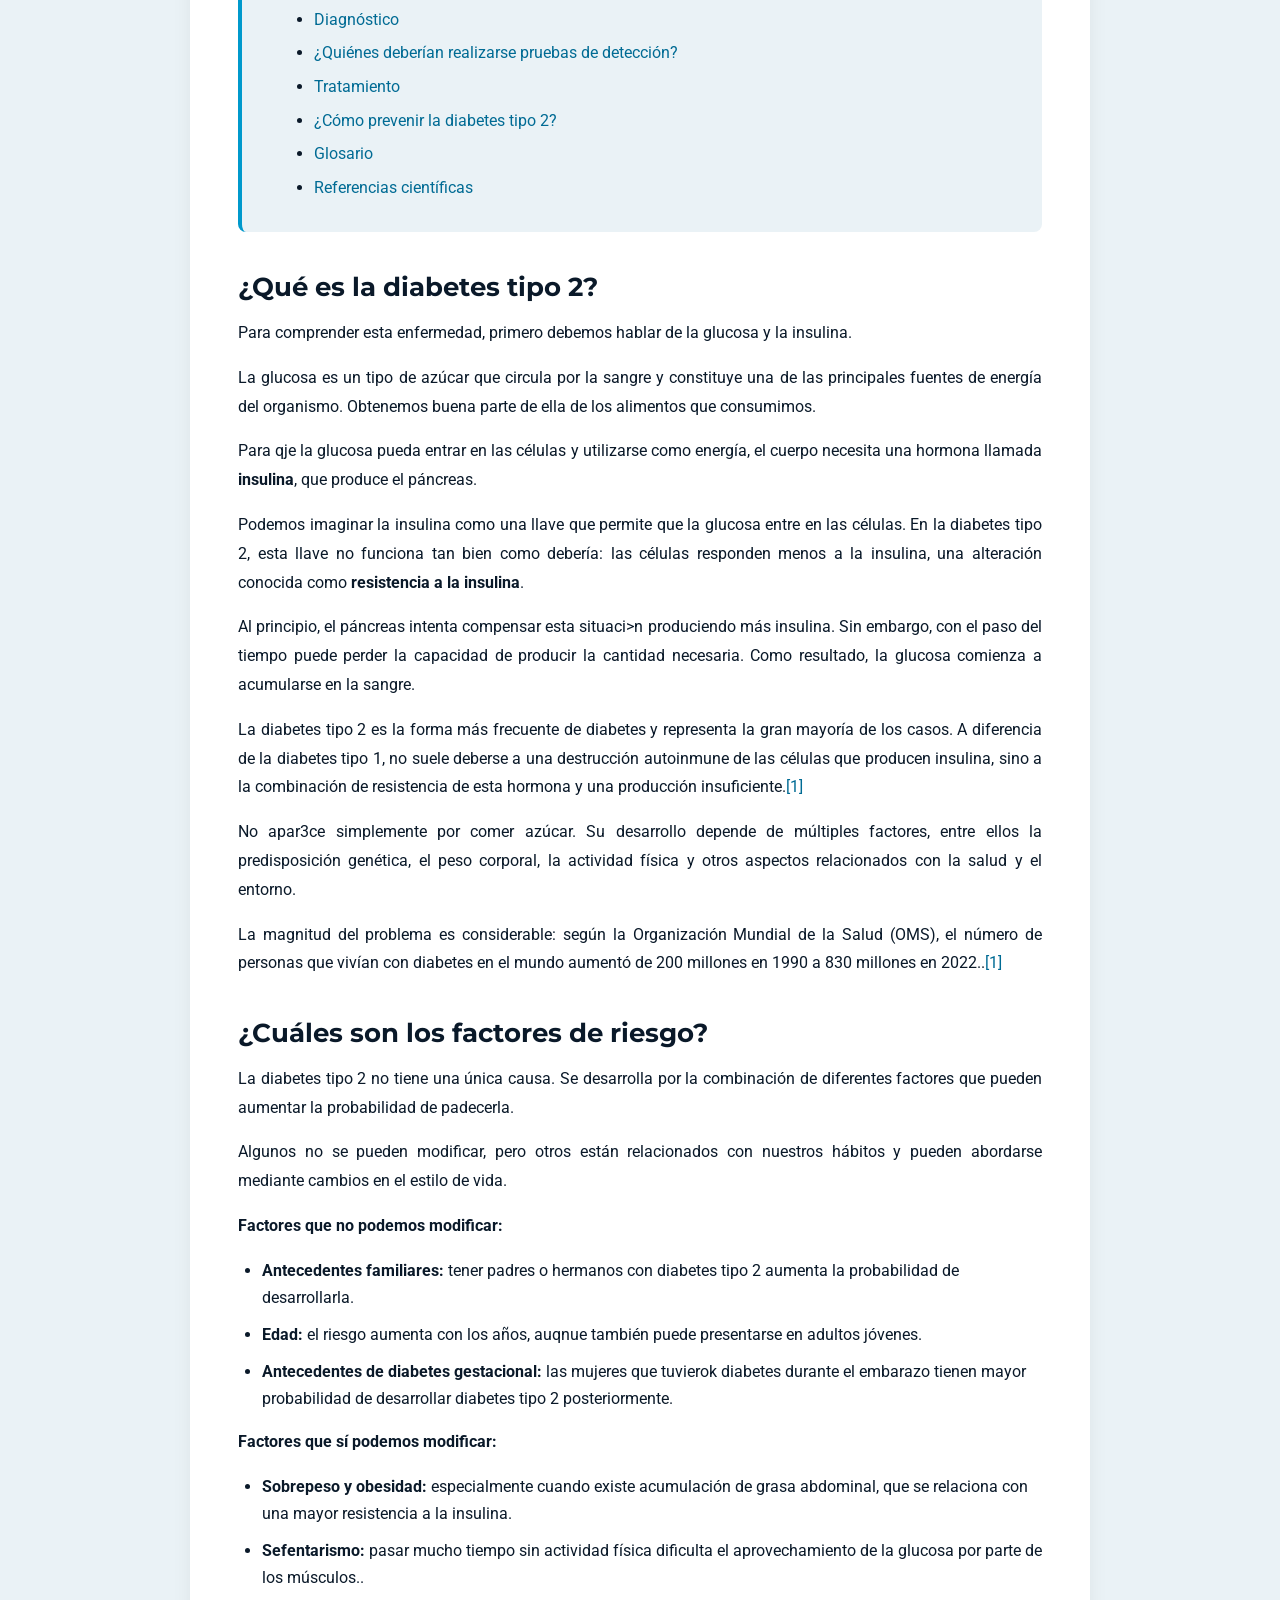
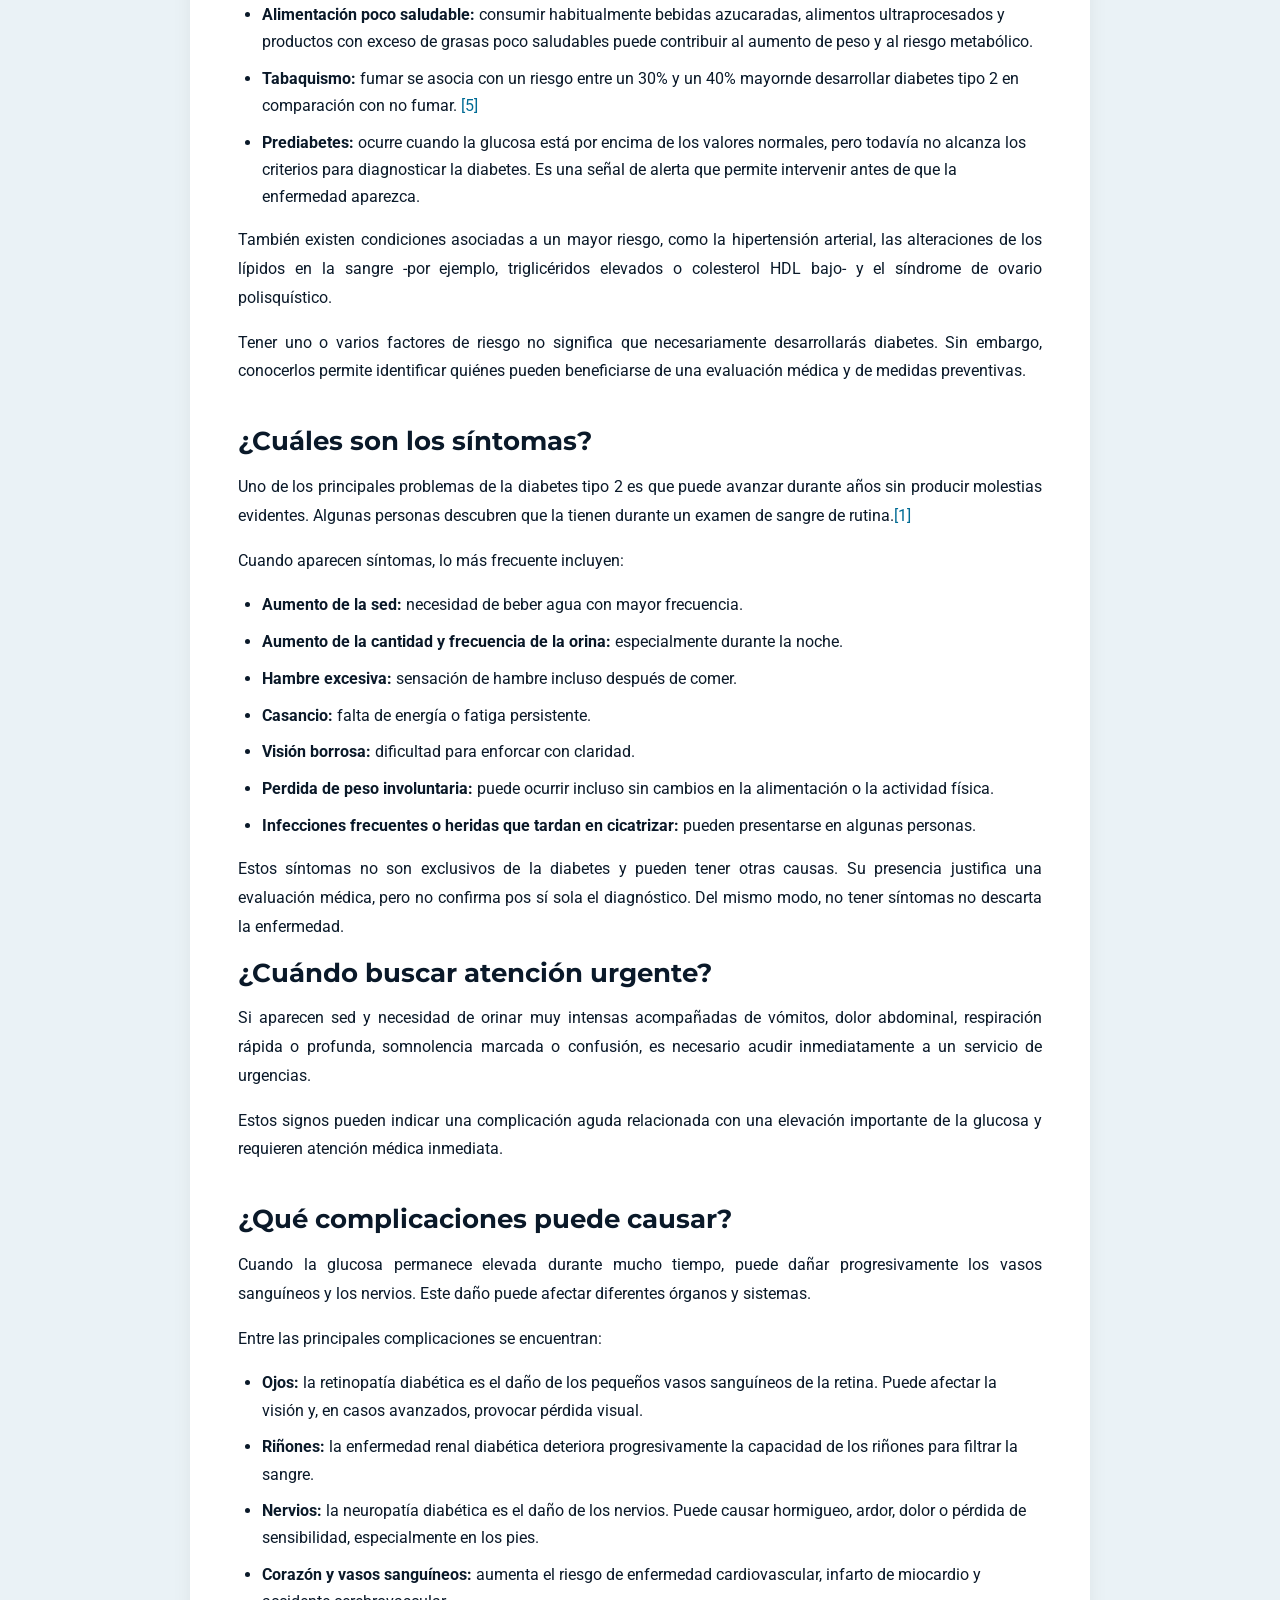
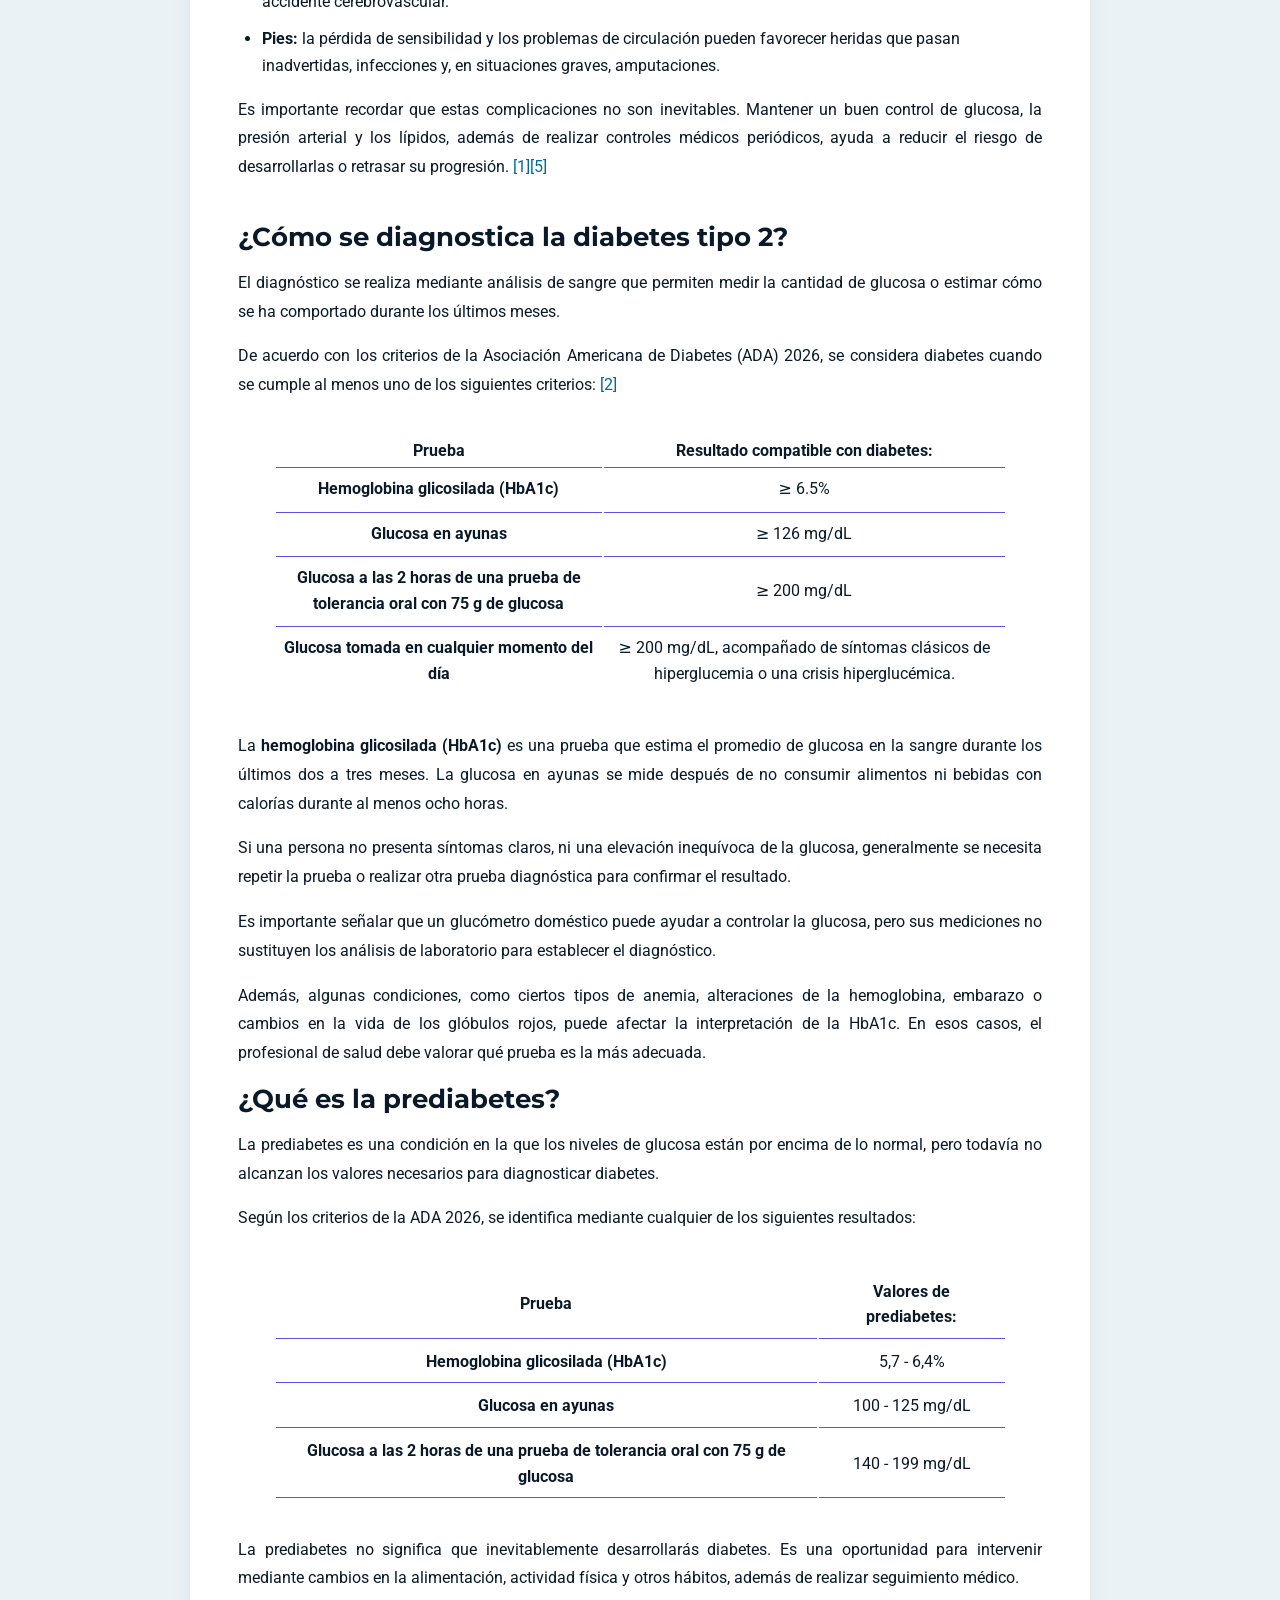
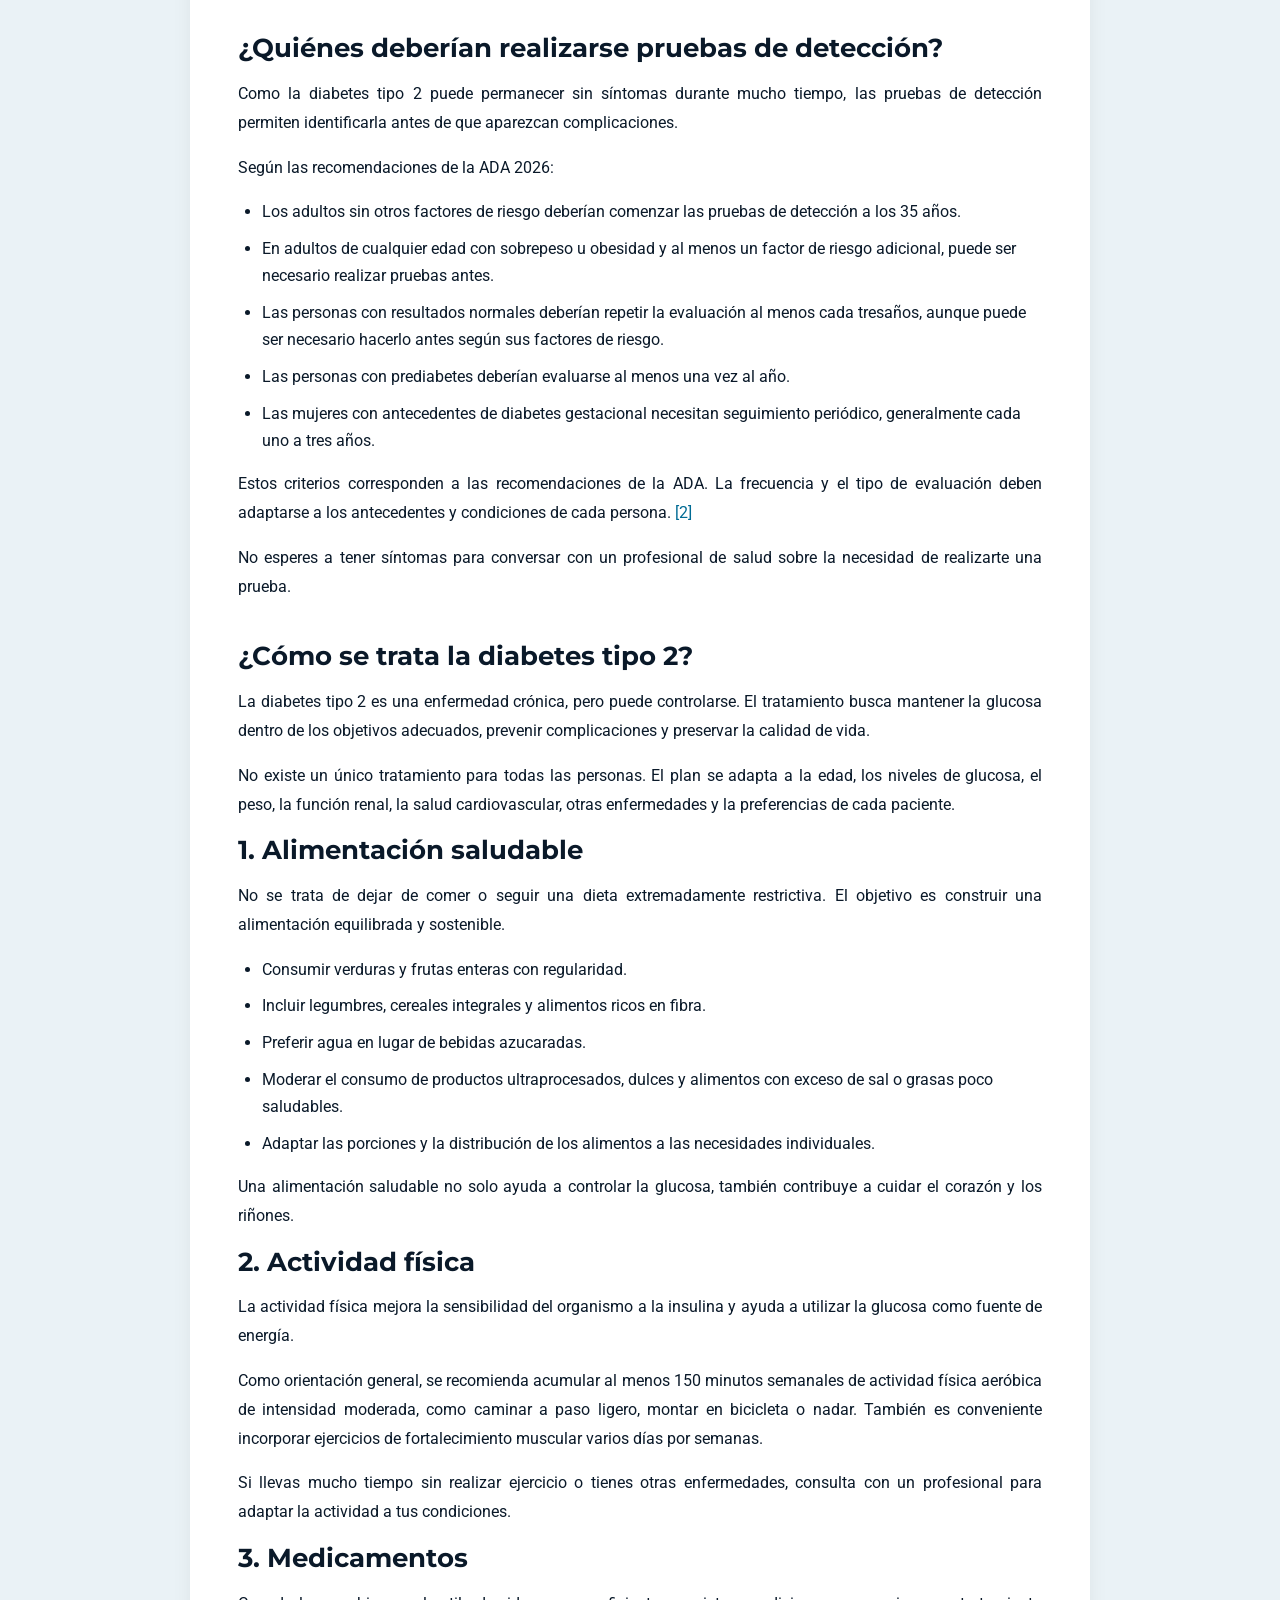
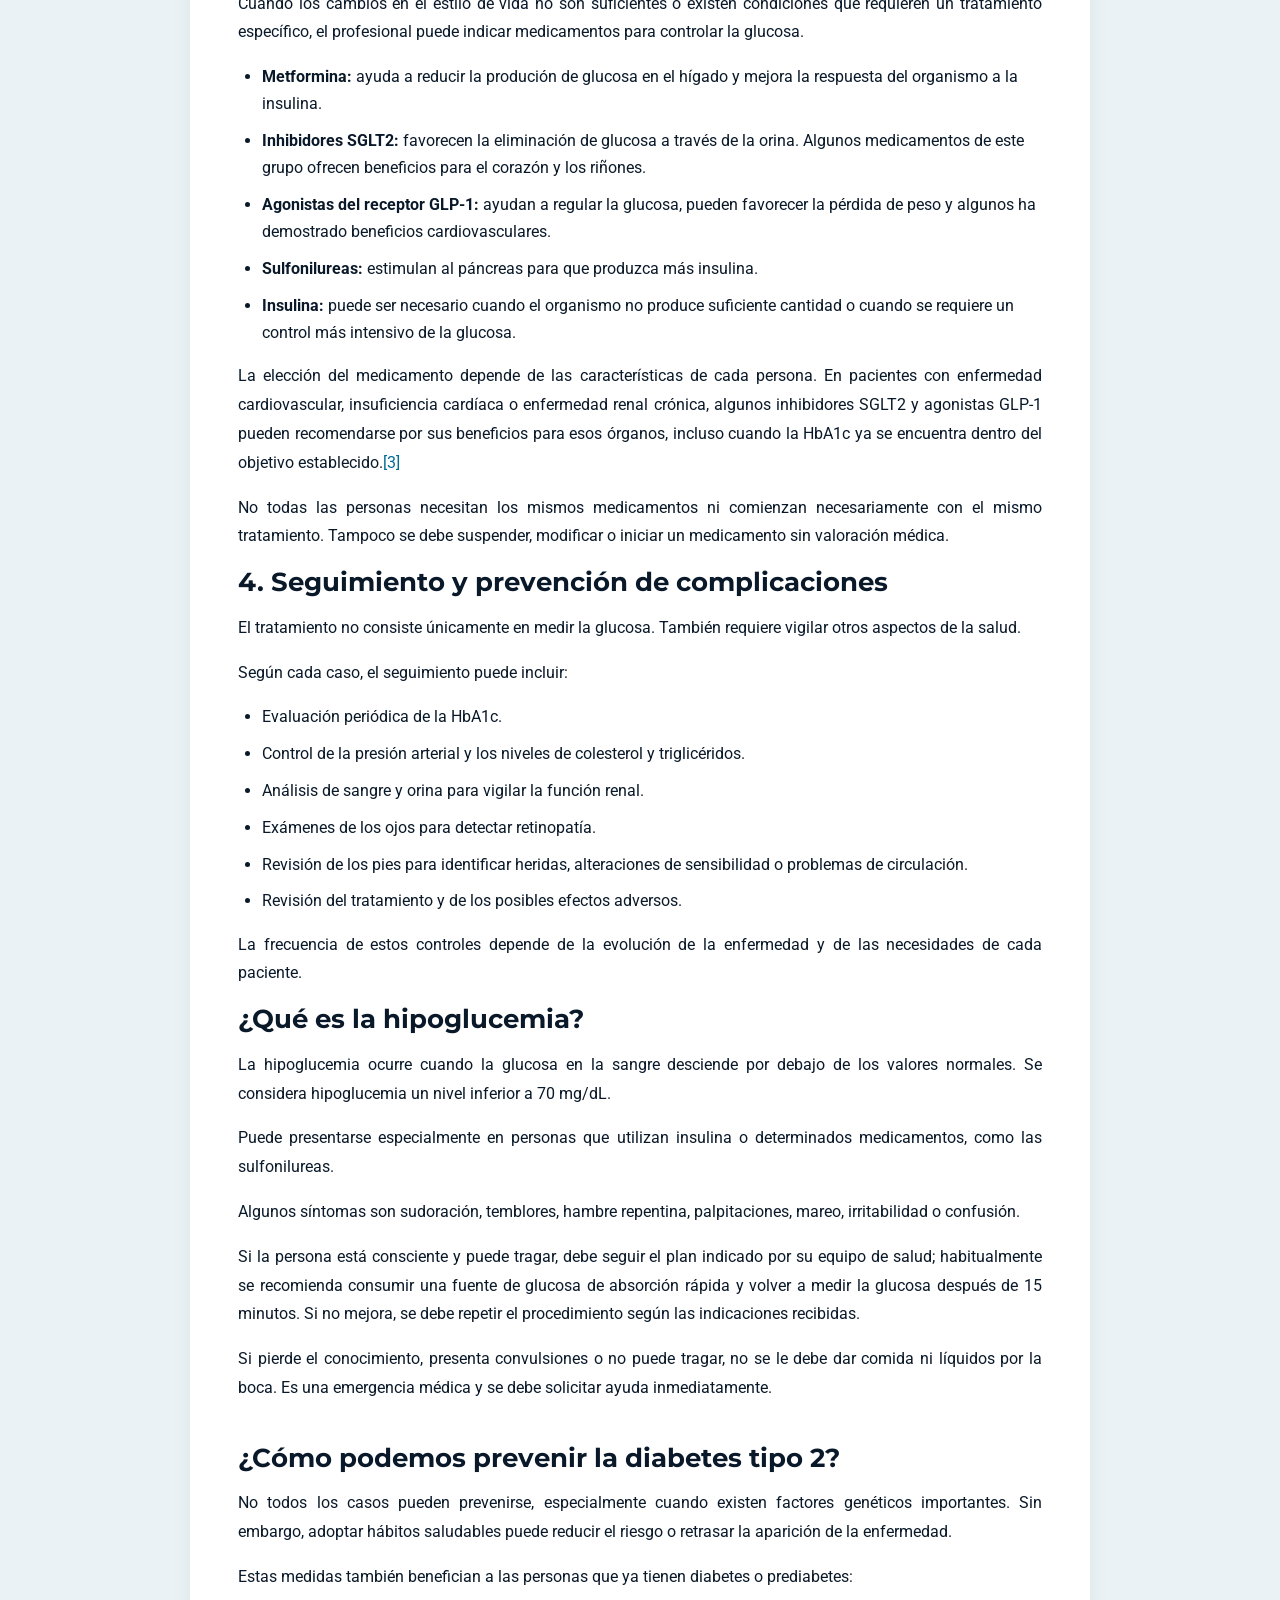
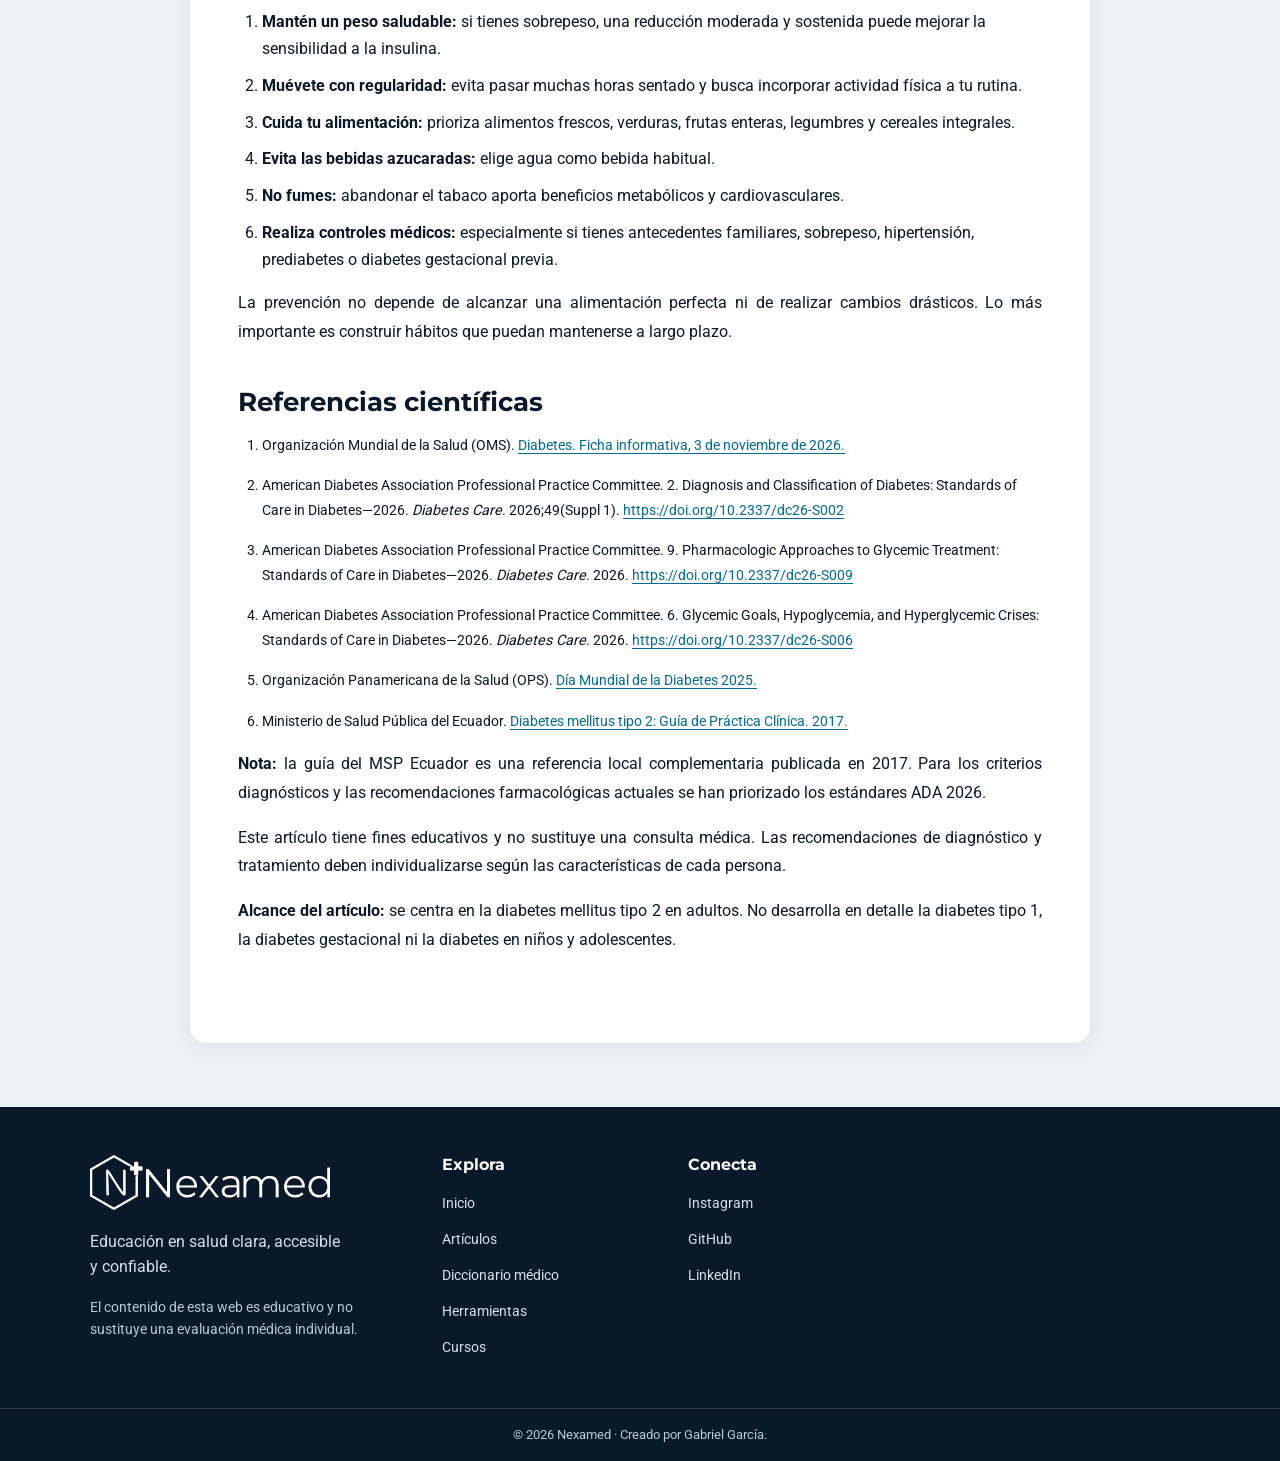
<file: src/articulos/diabetes.html>
<!DOCTYPE html>
<html lang="es">
<head>
    <meta charset="UTF-8">
    <meta name="viewport" content="width=device-width, initial-scale=1.0">
    <title>Diabetes tipo 2 | NexaMed Edu</title>
    <link rel="icon" type="image/svg+xml" href="../imagenes/Nexamed-favicon.svg">
    <meta name="description" content="Descubre qué es la diabetes tipo 2, sus factores de riesgo, síntomas, diagnóstico, tratamiento y medidas para prevenir sus complicaciones.">
    <link rel="stylesheet" href="../css/estilos.css">
    <meta property="og:type" content="article">
    <meta property="og:title" content="Diabetes tipo 2 | Nexamed">
    <meta property="og:description" content="Comprende cómo se desarrolla la diabetes tipo 2, qué factores aumentan el riesgo y qué hábitos y tratamientos ayudan a controlar la enfermedad.">
    <meta property="og:url" content="https://medgabrielgarcia-star.github.io/nexamed/src/articulos/hipertension.html">
    <meta property="og:image" content="https://medgabrielgarcia-star.github.io/nexamed/src/imagenes/diabetes-articulo.png">
    <meta property="og:site_name" content="Nexamed">
    <link
    rel="canonical"
    href="https://medgabrielgarcia-star.github.io/nexamed/src/articulos/diabetes.html"
>
</head>
<body>
    <header class="cabecera">
    <a class="marca" href="../../index.html" aria-label="Nexamed Edu, página de inicio">
      <img src="../imagenes/Nexamed-logo.png" alt="Nexamed Logo">
    </a>

    <nav class="navegacion" id="menu__principal" aria-label="navegación principal">

      <a class="navegacion__enlace" href="../../index.html">
        <span class="navegacion__icono" aria-hidden="true">
          <svg xmlns="http://www.w3.org/2000/svg" width="24" height="24" viewBox="0 0 24 24" fill="none" stroke="currentColor" stroke-width="2" stroke-linecap="round" stroke-linejoin="round" class="lucide lucide-house preview-icon"><path d="M15 21v-8a1 1 0 0 0-1-1h-4a1 1 0 0 0-1 1v8"/><path d="M3 10a2 2 0 0 1 .709-1.528l7-6a2 2 0 0 1 2.582 0l7 6A2 2 0 0 1 21 10v9a2 2 0 0 1-2 2H5a2 2 0 0 1-2-2z"/></svg>
        </span>
        <span>Inicio</span>
      </a>

      <a class="navegacion__enlace" href="../articulos.html" aria-current="page">
        <span class="navegacion__icono" aria-hidden="true"><svg xmlns="http://www.w3.org/2000/svg" width="24" height="24" viewBox="0 0 24 24" fill="none" stroke="currentColor" stroke-width="2" stroke-linecap="round" stroke-linejoin="round" class="lucide lucide-book preview-icon"><path d="M4 19.5v-15A2.5 2.5 0 0 1 6.5 2H19a1 1 0 0 1 1 1v18a1 1 0 0 1-1 1H6.5a1 1 0 0 1 0-5H20"/></svg></span>
        <span>Artículos</span>
      </a>

      <a class="navegacion__enlace" href="#">
        <span class="navegacion__icono" aria-hidden="true">
          <svg xmlns="http://www.w3.org/2000/svg" width="24" height="24" viewBox="0 0 24 24" fill="none" stroke="currentColor" stroke-width="2" stroke-linecap="round" stroke-linejoin="round" class="lucide lucide-book-a preview-icon"><path d="M4 19.5v-15A2.5 2.5 0 0 1 6.5 2H19a1 1 0 0 1 1 1v18a1 1 0 0 1-1 1H6.5a1 1 0 0 1 0-5H20"/><path d="m8 13 4-7 4 7"/><path d="M9.1 11h5.7"/></svg>
        </span>
        <span>Diccionario</span>
      </a>

      <a class="navegacion__enlace" href="#">
        <span class="navegacion__icono" aria-hidden="true">
          <svg xmlns="http://www.w3.org/2000/svg" width="24" height="24" viewBox="0 0 24 24" fill="none" stroke="currentColor" stroke-width="2" stroke-linecap="round" stroke-linejoin="round" class="lucide lucide-stethoscope preview-icon"><path d="M11 2v2"/><path d="M5 2v2"/><path d="M5 3H4a2 2 0 0 0-2 2v4a6 6 0 0 0 12 0V5a2 2 0 0 0-2-2h-1"/><path d="M8 15a6 6 0 0 0 12 0v-3"/><circle cx="20" cy="10" r="2"/></svg>
        </span>
        <span>Herramientas</span>
      </a>

      <a class="navegacion__enlace" href="#">
        <span class="navegacion__icono" aria-hidden="true">
          <svg xmlns="http://www.w3.org/2000/svg" width="24" height="24" viewBox="0 0 24 24" fill="none" stroke="currentColor" stroke-width="2" stroke-linecap="round" stroke-linejoin="round" class="lucide lucide-graduation-cap preview-icon"><path d="M21.42 10.922a1 1 0 0 0-.019-1.838L12.83 5.18a2 2 0 0 0-1.66 0L2.6 9.08a1 1 0 0 0 0 1.832l8.57 3.908a2 2 0 0 0 1.66 0z"/><path d="M22 10v6"/><path d="M6 12.5V16a6 3 0 0 0 12 0v-3.5"/></svg>
        </span>
        <span>Cursos</span>
      </a>

    </nav>

    <button class="menu__toggle" type="button" aria-label="Abrir menú de navegación" aria-expanded="false" aria-controls="menu__principal">
      <svg
    xmlns="http://www.w3.org/2000/svg"
    width="28"
    height="28"
    viewBox="0 0 24 24"
    fill="none"
    stroke="currentColor"
    stroke-width="2"
    stroke-linecap="round"
    stroke-linejoin="round"
    aria-hidden="true"
  >
    <path d="M4 6h16M4 12h16M4 18h16"/>
  </svg>
    </button>
  </header>

  <main>
    <a href="../articulos.html" class="articulo__volver">← Volver a los artículos</a>
    <article class="articulo">
        <header class="articulo__encabezado">
            <p class="articulo__categoria">Enfermedades endocrinas y metabólicas</p>
            <h1 class="articulo__titulo">Diabetes tipo 2: factores de riesgo y prevención</h1>
            <p class="articulo__descripcion">Aprende qué es la diabetes tipo 2, cuáles son sus factores de riesgo, cómo reconocerla, prevenirla y reducir el riesgo de complicaciones.</p>
            <div class="articulo__metadatos">
                <p>Autor: Dr. Gabriel García</p>
                <p>Última actualización: <time datetime="2026-11">noviembre de 2026</time></p>
                <p>Tiempo de lectura: 8 minutos</p>
            </div>
            <figure class="articulo__imagen-principal">
                <img src="../imagenes/diabetes-articulo.png" alt="Glucómetro digital para medir la glucosa en sangre junto a una representación ilustrada del páncreas.">
                <figcaption> La diabetes tipo 2 es una enfermedad metabólica caracterizada por niveles elevados de glucosa en sangre, relacionada con la resistencia a la insulina y una producción insuficiente de esta hormona.</figcaption>
            </figure>
        </header>
         <section class="articulo__seccion" id="en-pocas-palabras">
          <h2>En pocas palabras</h2>
          <ul>
            <li>La diabetes tipo 2 es una enfermedad crónica en la que el organismo no utiliza adecuadamente la insulina o no produce suficiente cantidad para mantener la glucosa (azúcar) en la sangre dentro de valores saludables.</li>
            <li>Puede desarrollarse durante años sin causar síntomas evidentes. Sin embargo, cuando la glucosa permanece elevada durante mucho tiempo, puede dañar los ojos, los riñones, los nervios, el corazón y los vasos sanguíneos.</li>
            <li>Aunque existen factores que no podemos modificar, como la edad o los antecedentes familiares, adoptar hábitos saludables puede ayudar a prevenir o retrasar su aparición. Detectarla a tiempo y mantener un tratamiento adecuado también permite reducir el riesgo de complicaciones.</li>
          </ul>
        </section>
        <nav class="articulo__indice" aria-labelledby="titulo-indice">
            <h2 id="titulo-indice">Contenido del artículo</h2>
            <ul>
              <li><a href="#que-es">¿Qué es la diabetes tipo 2?</a></li>
              <li><a href="#factores-riesgo">Factores de riesgo</a></li>
              <li><a href="#sintomas">Síntomas</a></li>
              <li><a href="#complicaciones">Complicaciones</a></li>
              <li><a href="#diagnostico">Diagnóstico</a></li>
              <li><a href="#deteccion">¿Quiénes deberían realizarse pruebas de detección?</a></li>
               <li><a href="#tratamiento">Tratamiento</a></li>
              <li><a href="#prevencion">¿Cómo prevenir la diabetes tipo 2?</a></li>
              <li><a href="glosario">Glosario</a></li>
              <li><a href="#referencia">Referencias científicas</a></li>
            </ul>
        </nav>

        <section class="articulo__seccion" id="que-es">
            <h2>¿Qué es la diabetes tipo 2?</h2>
            <p>Para comprender esta enfermedad, primero debemos hablar de la glucosa y la insulina.</p>
            <p>La glucosa es un tipo de azúcar que circula por la sangre y constituye una de las principales fuentes de energía del organismo. Obtenemos buena parte de ella de los alimentos que consumimos.</p>
            <p>Para qje la glucosa pueda entrar en las células y utilizarse como energía, el cuerpo necesita una hormona llamada <strong>insulina</strong>, que produce el páncreas.</p>
            <p>Podemos imaginar la insulina como una llave que permite que la glucosa entre en las células. En la diabetes tipo 2, esta llave no funciona tan bien como debería: las células responden menos a la insulina, una alteración conocida como <strong>resistencia a la insulina</strong>.</p>
            <p>Al principio, el páncreas intenta compensar esta situaci>n produciendo más insulina. Sin embargo, con el paso del tiempo puede perder la capacidad de producir la cantidad necesaria. Como resultado, la glucosa comienza a acumularse en la sangre.</p>
            <p>La diabetes tipo 2 es la forma más frecuente de diabetes y representa la gran mayoría de los casos. A diferencia de la diabetes tipo 1, no suele deberse a una destrucción autoinmune de las células que producen insulina, sino a la combinación de resistencia de esta hormona y una producción insuficiente.<a href="#ref-oms" aria-label="Referencia 1">[1]</a></p>
            <p>No apar3ce simplemente por comer azúcar. Su desarrollo depende de múltiples factores, entre ellos la predisposición genética, el peso corporal, la actividad física y otros aspectos relacionados con la salud y el entorno.</p>
            <p>La magnitud del problema es considerable: según la Organización Mundial de la Salud (OMS), el número de personas que vivían con diabetes en el mundo aumentó de 200 millones en 1990 a 830 millones en 2022..<a href="#ref-oms" aria-label="Referencia 1">[1]</a></p>
        </section>

        <section class="articulo__seccion" id="factores-riesgo">
            <h2>¿Cuáles son los factores de riesgo?</h2>
            <p>La diabetes tipo 2 no tiene una única causa. Se desarrolla por la combinación de diferentes factores que pueden aumentar la probabilidad de padecerla.</p>
            <p>Algunos no se pueden modificar, pero otros están relacionados con nuestros hábitos y pueden abordarse mediante cambios en el estilo de vida.</p>
            <p><strong>Factores que no podemos modificar:</strong></p>
            <ul>
                <li><strong>Antecedentes familiares:</strong> tener padres o hermanos con diabetes tipo 2 aumenta la probabilidad de desarrollarla.</li>
                <li><strong>Edad:</strong> el riesgo aumenta con los años, auqnue también puede presentarse en adultos jóvenes.</li>
                <li><strong>Antecedentes de diabetes gestacional:</strong> las mujeres que tuvierok diabetes durante el embarazo tienen mayor probabilidad de desarrollar diabetes tipo 2 posteriormente.</li>
            </ul>
            <p><strong>Factores que sí podemos modificar:</strong></p>
            <ul>
                <li><strong>Sobrepeso y obesidad:</strong> especialmente cuando existe acumulación de grasa abdominal, que se relaciona con una mayor resistencia a la insulina.</li>
                <li><strong>Sefentarismo: </strong> pasar mucho tiempo sin actividad física dificulta el aprovechamiento de la glucosa por parte de los músculos..</li>
                <li><strong>Alimentación poco saludable: </strong> consumir habitualmente bebidas azucaradas, alimentos ultraprocesados y productos con exceso de grasas poco saludables puede contribuir al aumento de peso y al riesgo metabólico.</li>
                <li><strong>Tabaquismo:</strong> fumar se asocia con un riesgo entre un 30% y un 40% mayornde desarrollar diabetes tipo 2 en comparación con no fumar. <a href="#ref-ops" aria-label="Referencia 5">[5]</a></li>
                <li><strong>Prediabetes:</strong> ocurre cuando la glucosa está por encima de los valores normales, pero todavía no alcanza los criterios para diagnosticar la diabetes. Es una señal de alerta que permite intervenir antes de que la enfermedad aparezca.</li>
            </ul>
            <p>También existen condiciones asociadas a un mayor riesgo, como la hipertensión arterial, las alteraciones de los lípidos en la sangre -por ejemplo, triglicéridos elevados o colesterol HDL bajo- y el síndrome de ovario polisquístico.</p>
            <p>Tener uno o varios factores de riesgo no significa que necesariamente desarrollarás diabetes. Sin embargo, conocerlos permite identificar quiénes pueden beneficiarse de una evaluación médica y de medidas preventivas.</p>
        </section>

        <section class="articulo__seccion" id="sintomas">
            <h2>¿Cuáles son los síntomas?</h2>
            <p>Uno de los principales problemas de la diabetes tipo 2 es que puede avanzar durante años sin producir molestias evidentes. Algunas personas descubren que la tienen durante un examen de sangre de rutina.<a href="#ref-oms" aria-label="Referencia 1">[1]</a></p>
            <p>Cuando aparecen síntomas, lo más frecuente incluyen:</p>
            <ul>
                <li><strong>Aumento de la sed:</strong> necesidad de beber agua con mayor frecuencia.</li>
                <li><strong>Aumento de la cantidad y frecuencia de la orina:</strong> especialmente durante la noche.</li>
                <li><strong>Hambre excesiva:</strong> sensación de hambre incluso después de comer.</li>
                <li><strong>Casancio:</strong> falta de energía o fatiga persistente.</li>
                <li><strong>Visión borrosa:</strong> dificultad para enforcar con claridad.</li>
                <li><strong>Perdida de peso involuntaria:</strong> puede ocurrir incluso sin cambios en la alimentación o la actividad física.</li>
                <li><strong>Infecciones frecuentes o heridas que tardan en cicatrizar:</strong> pueden presentarse en algunas personas.</li>
            </ul>
            <p>Estos síntomas no son exclusivos de la diabetes y pueden tener otras causas. Su presencia justifica una evaluación médica, pero no confirma pos sí sola el diagnóstico. Del mismo modo, no tener síntomas no descarta la enfermedad.</p>
            <aside class="articulo__alerta">
                <h3>¿Cuándo buscar atención urgente?</h3>
                <p>Si aparecen sed y necesidad de orinar muy intensas acompañadas de vómitos, dolor abdominal, respiración rápida o profunda, somnolencia marcada o confusión, es necesario acudir inmediatamente a un servicio de urgencias.</p>
                <p>Estos signos pueden indicar una complicación aguda relacionada con una elevación importante de la glucosa y requieren atención médica inmediata.</p>
            </aside>
        </section>

        <section class="articulo__seccion" id="complicaciones">
            <h2>¿Qué complicaciones puede causar?</h2>
            <p>Cuando la glucosa permanece elevada durante mucho tiempo, puede dañar progresivamente los vasos sanguíneos y los nervios. Este daño puede afectar diferentes órganos y sistemas.</p>
            <p>Entre las principales complicaciones se encuentran:</p>
            <ul>
                <li><strong>Ojos:</strong> la retinopatía diabética es el daño de los pequeños vasos sanguíneos de la retina. Puede afectar la visión y, en casos avanzados, provocar pérdida visual.</li>
                <li><strong>Riñones:</strong> la enfermedad renal diabética deteriora progresivamente la capacidad de los riñones para filtrar la sangre.</li>
                <li><strong>Nervios:</strong> la neuropatía diabética es el daño de los nervios. Puede causar hormigueo, ardor, dolor o pérdida de sensibilidad, especialmente en los pies. </li>
                <li><strong>Corazón y vasos sanguíneos:</strong> aumenta el riesgo de enfermedad cardiovascular, infarto de miocardio y accidente cerebrovascular.</li>
                <li><strong>Pies:</strong> la pérdida de sensibilidad y los problemas de circulación pueden favorecer heridas que pasan inadvertidas, infecciones y, en situaciones graves, amputaciones.</li>
            </ul>
            <p>Es importante recordar que estas complicaciones no son inevitables. Mantener un buen control de glucosa, la presión arterial y los lípidos, además de realizar controles médicos periódicos, ayuda a reducir el riesgo de desarrollarlas o retrasar su progresión. <a href="#ref-oms" aria-label="Referencia 1">[1]</a><a href="#ref-ops" aria-label="Referencia 5">[5]</a></p>
        </section>

        <section class="articulo__seccion" id="diagnostico">
            <h2>¿Cómo se diagnostica la diabetes tipo 2?</h2>
            <p>El diagnóstico se realiza mediante análisis de sangre que permiten medir la cantidad de glucosa o estimar cómo se ha  comportado durante los últimos meses.</p>  
            <p>De acuerdo con los criterios de la Asociación Americana de Diabetes (ADA) 2026, se considera diabetes cuando se cumple al menos uno de los siguientes criterios: <a href="#ref-ada-dx" aria-label="Referencia 2">[2]</a></p> 
            <table class="articulo__tabla">
                <thead>
                    <tr>
                        <th>Prueba</th>
                        <th>Resultado compatible con diabetes:</th>
                    </tr>
                </thead>
                <tbody>
                    <tr>
                        <td><strong>Hemoglobina glicosilada (HbA1c)</strong></td>
                        <td> ≥ 6.5%</td>
                    </tr>
                    <tr>
                        <td><strong>Glucosa en ayunas</strong></td>
                        <td> ≥ 126 mg/dL</td>
                    </tr>
                    <tr>
                        <td><strong>Glucosa a las 2 horas de una prueba de tolerancia oral con 75 g de glucosa</strong></td>
                        <td> ≥ 200 mg/dL</td>
                    </tr>
                    <tr>
                        <td><strong>Glucosa tomada en cualquier momento del día</strong></td>
                        <td>≥ 200 mg/dL, acompañado de síntomas clásicos de hiperglucemia o una crisis hiperglucémica.</td>
                    </tr>
                </tbody>
            </table>
            <p>La <strong>hemoglobina glicosilada (HbA1c)</strong> es una prueba que estima el promedio de glucosa en la sangre durante los últimos dos a tres meses. La glucosa en ayunas se mide después de no consumir alimentos ni bebidas con calorías durante al menos ocho horas.</p>
            <p>Si una persona no presenta síntomas claros, ni una elevación inequívoca de la glucosa, generalmente se necesita repetir la prueba o realizar otra prueba diagnóstica para confirmar el resultado.</p>
            <p>Es importante señalar que un glucómetro doméstico puede ayudar a controlar la glucosa, pero sus mediciones no sustituyen los análisis de laboratorio para establecer el diagnóstico.</p>
            <p>Además, algunas condiciones, como ciertos tipos de anemia, alteraciones de la hemoglobina, embarazo o cambios en la vida de los glóbulos rojos, puede afectar la interpretación de la HbA1c. En esos casos, el profesional de salud debe valorar qué prueba es la más adecuada.</p>        
            <h3>¿Qué es la prediabetes?</h3>
            <p>La prediabetes es una condición en la que los niveles de glucosa están por encima de lo normal, pero todavía no alcanzan los valores necesarios para diagnosticar diabetes.</p>
            <p>Según los criterios de la ADA 2026, se identifica mediante cualquier de los siguientes resultados:</p>
            <table class="articulo__tabla" id="prediabetes">
                <thead>
                    <tr>
                        <td><strong>Prueba</strong></td>
                        <td><strong>Valores de prediabetes:</strong></td>
                    </tr>
                </thead>
                <tbody>
                    <tr>
                        <td><strong> Hemoglobina glicosilada (HbA1c)</strong></td>
                        <td>5,7 - 6,4%</td>
                    </tr>
                    <tr>
                        <td><strong>Glucosa en ayunas</strong></td>
                        <td>100 - 125 mg/dL</td>
                    </tr>
                    <tr>
                        <td><strong>Glucosa a las 2 horas de una prueba de tolerancia oral con 75 g de glucosa</strong></td>
                        <td>140 - 199 mg/dL</td>
                    </tr>
                </tbody>
            </table>
            <p>La prediabetes no significa que inevitablemente desarrollarás diabetes. Es una oportunidad para intervenir mediante cambios en la alimentación, actividad física y otros hábitos, además de realizar seguimiento médico.</p>
        </section>

        <section class="articulo__seccion" id="deteccion">
            <h2>¿Quiénes deberían realizarse pruebas de detección?</h2>
            <p>Como la diabetes tipo 2 puede permanecer sin síntomas durante mucho tiempo, las pruebas de detección permiten identificarla antes de que aparezcan complicaciones.</p>
            <p>Según las recomendaciones de la ADA 2026:</p>
            <ul>
                <li>Los adultos sin otros factores de riesgo deberían comenzar las pruebas de detección a los 35 años.</li>
                <li>En adultos de cualquier edad con sobrepeso u obesidad y al menos un factor de riesgo adicional, puede ser necesario realizar pruebas antes.</li>
                <li>Las personas con resultados normales deberían repetir la evaluación al menos cada tresaños, aunque puede ser necesario hacerlo antes según sus factores de riesgo.</li>
                <li>Las personas con prediabetes deberían evaluarse al menos una vez al año.</li>
                <li>Las mujeres con antecedentes de diabetes gestacional necesitan seguimiento periódico, generalmente cada uno a tres años.</li>
            </ul>
            <p>Estos criterios corresponden a las recomendaciones de la ADA. La frecuencia y el tipo de evaluación deben adaptarse a los antecedentes y condiciones de cada persona. <a href="#ref-ada-dx" aria-label="Referencia 2">[2]</a></p>
            <p>No esperes a tener síntomas para conversar con un profesional de salud sobre la necesidad de realizarte una prueba.</p>
        </section>

        <section class="articulo__seccion" id="tratamiento">
            <h2>¿Cómo se trata la diabetes tipo 2?</h2>
            <p>La diabetes tipo 2 es una enfermedad crónica, pero puede controlarse. El tratamiento busca mantener la glucosa dentro de los objetivos adecuados, prevenir complicaciones y preservar la calidad de vida.</p>
            <p>No existe un único tratamiento para todas las personas. El plan se adapta a la edad, los niveles de glucosa, el peso, la función renal, la salud cardiovascular, otras enfermedades y la preferencias de cada paciente.</p>
            <h3>1. Alimentación saludable</h3>
            <p>No se trata de dejar de comer o seguir una dieta extremadamente restrictiva. El objetivo es construir una alimentación equilibrada y sostenible.</p>
            <ul>
                <li>Consumir verduras y frutas enteras con regularidad.</li>
                <li>Incluir legumbres, cereales integrales y alimentos ricos en fibra.</li>
                <li>Preferir agua en lugar de bebidas azucaradas.</li>
                <li>Moderar el consumo de productos ultraprocesados, dulces y alimentos con exceso de sal o grasas poco saludables.</li>
                <li>Adaptar las porciones y la distribución de los alimentos a las necesidades individuales.</li>
            </ul>
            <p>Una alimentación saludable no solo ayuda a controlar la glucosa, también contribuye a cuidar el corazón y los riñones.</p>
            <h3>2. Actividad física</h3>
            <p>La actividad física mejora la sensibilidad del organismo a la insulina y ayuda a utilizar la glucosa como fuente de energía.</p>
            <p>Como orientación general, se recomienda acumular al menos 150 minutos semanales de actividad física aeróbica de intensidad moderada, como caminar a paso ligero, montar en bicicleta o nadar. También es conveniente incorporar ejercicios de fortalecimiento muscular varios días por semanas.</p>
            <p>Si llevas mucho tiempo sin realizar ejercicio o tienes otras enfermedades, consulta con un profesional para adaptar la actividad a tus condiciones.</p>
            <h3>3. Medicamentos</h3>
            <p>Cuando los cambios en el estilo de vida no son suficientes o existen condiciones que requieren un tratamiento específico, el profesional puede indicar medicamentos para controlar la glucosa.</p>
            <ul>
                <li><strong>Metformina:</strong> ayuda a reducir la produción de glucosa en el hígado y mejora la respuesta del organismo a la insulina.</li>
                <li><strong>Inhibidores SGLT2:</strong> favorecen la eliminación de glucosa a través de la orina. Algunos medicamentos de este grupo ofrecen beneficios para el corazón y los riñones.</li>
                <li><strong>Agonistas del receptor GLP-1:</strong> ayudan a regular la glucosa, pueden favorecer la pérdida de peso y algunos ha demostrado beneficios cardiovasculares.</li>
                <li><strong>Sulfonilureas:</strong> estimulan al páncreas para que produzca más insulina.</li>
                <li><strong>Insulina:</strong> puede ser necesario cuando el organismo no produce suficiente cantidad o cuando se requiere un control más intensivo de la glucosa.</li>
            </ul>
            <p>La elección del medicamento depende de las características de cada persona. En pacientes con enfermedad cardiovascular, insuficiencia cardíaca o enfermedad renal crónica, algunos inhibidores SGLT2 y agonistas GLP-1 pueden recomendarse por sus beneficios para esos órganos, incluso cuando la HbA1c ya se encuentra dentro del objetivo establecido.<a href="#ref-ada-farmacos" aria-label="Referencia 3">[3]</a></p>
            <p>No todas las personas necesitan los mismos medicamentos ni comienzan necesariamente con el mismo tratamiento. Tampoco se debe suspender, modificar o iniciar un medicamento sin valoración médica.</p>
            <h3>4. Seguimiento y prevención de complicaciones</h3>
            <p> El tratamiento no consiste únicamente en medir la glucosa. También requiere vigilar otros aspectos de la salud.</p>
            <p>Según cada caso, el seguimiento puede incluir:</p>
            <ul>
                <li>Evaluación periódica de la HbA1c.</li>
                <li>Control de la presión arterial y los niveles de colesterol y triglicéridos.</li>
                <li>Análisis de sangre y orina para vigilar la función renal.</li>
                <li>Exámenes de los ojos para detectar retinopatía.</li>
                <li>
                    Revisión de los pies para identificar heridas, alteraciones
                    de sensibilidad o problemas de circulación.
                </li>
                <li>Revisión del tratamiento y de los posibles efectos adversos.</li>
            </ul>
            <p>La frecuencia de estos controles depende de la evolución de la enfermedad y de las necesidades de cada paciente.</p>
            <h3>¿Qué es la hipoglucemia?</h3>
            <p>La hipoglucemia ocurre cuando la glucosa en la sangre desciende por debajo de los valores normales. Se considera hipoglucemia un nivel inferior a 70 mg/dL.</p>
            <p>Puede presentarse especialmente en personas que utilizan insulina o determinados medicamentos, como las sulfonilureas. </p>
            <p>Algunos síntomas son sudoración, temblores, hambre repentina, palpitaciones, mareo, irritabilidad o confusión.</p>
            <p>Si la persona está consciente y puede tragar, debe seguir el plan indicado por su equipo de salud; habitualmente se recomienda consumir una fuente de glucosa de absorción rápida y volver a medir la glucosa después de 15 minutos. Si no mejora, se debe repetir el procedimiento según las indicaciones recibidas.</p>
            <p>Si pierde el conocimiento, presenta convulsiones o no puede tragar, no se le debe dar comida ni líquidos por la boca. Es una emergencia médica y se debe solicitar ayuda inmediatamente.</p>
        </section>

         <section class="articulo__seccion" id="prevencion">
            <h2>¿Cómo podemos prevenir la diabetes tipo 2?</h2>
            <p>No todos los casos pueden prevenirse, especialmente cuando existen factores genéticos importantes. Sin embargo, adoptar hábitos saludables puede reducir el riesgo o retrasar la aparición de la enfermedad.</p>
            <p>Estas medidas también benefician a las personas que ya tienen diabetes o prediabetes:</p>
            <ol>
                <li><strong>Mantén un peso saludable:</strong> si tienes
                    sobrepeso, una reducción moderada y sostenida puede
                    mejorar la sensibilidad a la insulina.</li>
                <li><strong>Muévete con regularidad:</strong> evita pasar muchas horas sentado y busca incorporar actividad física a tu rutina.</li>
                <li><strong>Cuida tu alimentación:</strong> prioriza alimentos frescos, verduras, frutas enteras, legumbres y cereales integrales. </li>
                <li><strong>Evita las bebidas azucaradas:</strong> elige agua como bebida habitual.</li>
                <li><strong>No fumes:</strong> abandonar el tabaco aporta beneficios metabólicos y cardiovasculares.</li>
                <li><strong>Realiza controles médicos:</strong> especialmente si tienes antecedentes familiares, sobrepeso, hipertensión, prediabetes o diabetes gestacional previa.</li>
            </ol>
            <p>La prevención no depende de alcanzar una alimentación perfecta ni de realizar cambios drásticos. Lo más importante es construir hábitos que puedan mantenerse a largo plazo.</p>
        </section>
    
        <section class="articulo__seccion" id="referencias">
            <h2>Referencias científicas</h2>

            <ol>
                <li id="ref-oms">
                    Organización Mundial de la Salud (OMS).
                    <a href="https://www.who.int/es/news-room/fact-sheets/detail/Diabetes"
                       target="_blank" rel="noopener noreferrer">
                        Diabetes. Ficha informativa, 3 de noviembre de 2026.
                    </a>
                </li>

                <li id="ref-ada-dx">
                    American Diabetes Association Professional Practice Committee.
                    2. Diagnosis and Classification of Diabetes: Standards of Care
                    in Diabetes—2026. <em>Diabetes Care</em>. 2026;49(Suppl 1).
                    <a href="https://doi.org/10.2337/dc26-S002"
                       target="_blank" rel="noopener noreferrer">
                        https://doi.org/10.2337/dc26-S002
                    </a>
                </li>

                <li id="ref-ada-farmacos">
                    American Diabetes Association Professional Practice Committee.
                    9. Pharmacologic Approaches to Glycemic Treatment: Standards
                    of Care in Diabetes—2026. <em>Diabetes Care</em>. 2026.
                    <a href="https://doi.org/10.2337/dc26-S009"
                       target="_blank" rel="noopener noreferrer">
                        https://doi.org/10.2337/dc26-S009
                    </a>
                </li>

                <li id="ref-ada-objetivos">
                    American Diabetes Association Professional Practice Committee.
                    6. Glycemic Goals, Hypoglycemia, and Hyperglycemic Crises:
                    Standards of Care in Diabetes—2026. <em>Diabetes Care</em>. 2026.
                    <a href="https://doi.org/10.2337/dc26-S006"
                       target="_blank" rel="noopener noreferrer">
                        https://doi.org/10.2337/dc26-S006
                    </a>
                </li>

                <li id="ref-ops">
                    Organización Panamericana de la Salud (OPS).
                    <a href="https://www.paho.org/es/campanas/dia-mundial-diabetes-2025"
                       target="_blank" rel="noopener noreferrer">
                        Día Mundial de la Diabetes 2025.
                    </a>
                </li>

                <li id="ref-msp">
                    Ministerio de Salud Pública del Ecuador.
                    <a href="https://www.salud.gob.ec/wp-content/uploads/downloads/2017/05/Diabetes-mellitus_GPC.pdf"
                       target="_blank" rel="noopener noreferrer">
                        Diabetes mellitus tipo 2: Guía de Práctica Clínica. 2017.
                    </a>
                </li>
            </ol>

            <p>
                <strong>Nota:</strong> la guía del MSP Ecuador es una referencia
                local complementaria publicada en 2017. Para los criterios
                diagnósticos y las recomendaciones farmacológicas actuales
                se han priorizado los estándares ADA 2026.
            </p>

        <aside class="articulo__aviso">
            <p> Este artículo tiene fines educativos y no sustituye una consulta médica. Las recomendaciones de diagnóstico y tratamiento deben individualizarse según las características de cada persona.</p>

            <p><strong>Alcance del artículo:</strong> se centra en la diabetes mellitus tipo 2 en adultos. No desarrolla en detalle la diabetes tipo 1, la diabetes gestacional ni la diabetes en niños y adolescentes.</p>
        </aside>
        </section>
    </article>
  </main>

  <footer class="pie">
    <div class="pie__contenido">
      <section class="pie__marca">
        <a class="pie__logo" href="../../index.html">
          <img src="../imagenes/Nexamed-logo-blanco1.png" alt="Nexamed Logo">
        </a>
        <p class="pie__descripcion">Educación en salud clara, accesible y confiable.</p>
        <p class="pie__aviso">El contenido de esta web es educativo y no sustituye una evaluación médica individual.</p>
      </section>
      
      <nav class="pie__columna" aria-label="Explorar Nexamed">
        <h2>Explora</h2>
        <ul>
          <li><a href="../../index.html">Inicio</a></li>
          <li><a href="../articulos.html">Artículos</a></li>
          <li><a href="#">Diccionario médico</a></li>
          <li><a href="#">Herramientas</a></li>
          <li><a href="#">Cursos</a></li>
        </ul>
      </nav>
      
      <!--<section class="pie__columna">
        <h2>Recursos de salud</h2>
        <ul>
          <li><a href="#" target="_blank" rel="noopener noreferrer">Organización Mundial de la Salud</a></li>
        </ul>
      </section>-->
      
      <section class="pie__columna">
      <h2>Conecta</h2>
      <ul>
        <li>
          <a href="https://www.instagram.com/md_gabrielgarcia"
             target="_blank"
             rel="noopener noreferrer">
            Instagram
          </a>
        </li>
        <li>
          <a href="https://github.com/medgabrielgarcia-star/nexamed"
             target="_blank"
             rel="noopener noreferrer">
            GitHub
          </a>
        </li>
        <li>
          <a href="https://www.linkedin.com/in/gabriel-marcelo-garcia-villacis-51a0a8239"
             target="_blank"
             rel="noopener noreferrer">
            LinkedIn
          </a>
        </li>
      </ul>
    </section>
    </div>
    
      <div class="pie__inferior">
    <p>© 2026 Nexamed · Creado por Gabriel García.</p>
  </div>
  
  </footer>
    <script src="../js/script.js" defer></script>
</body>
</html>
</file>
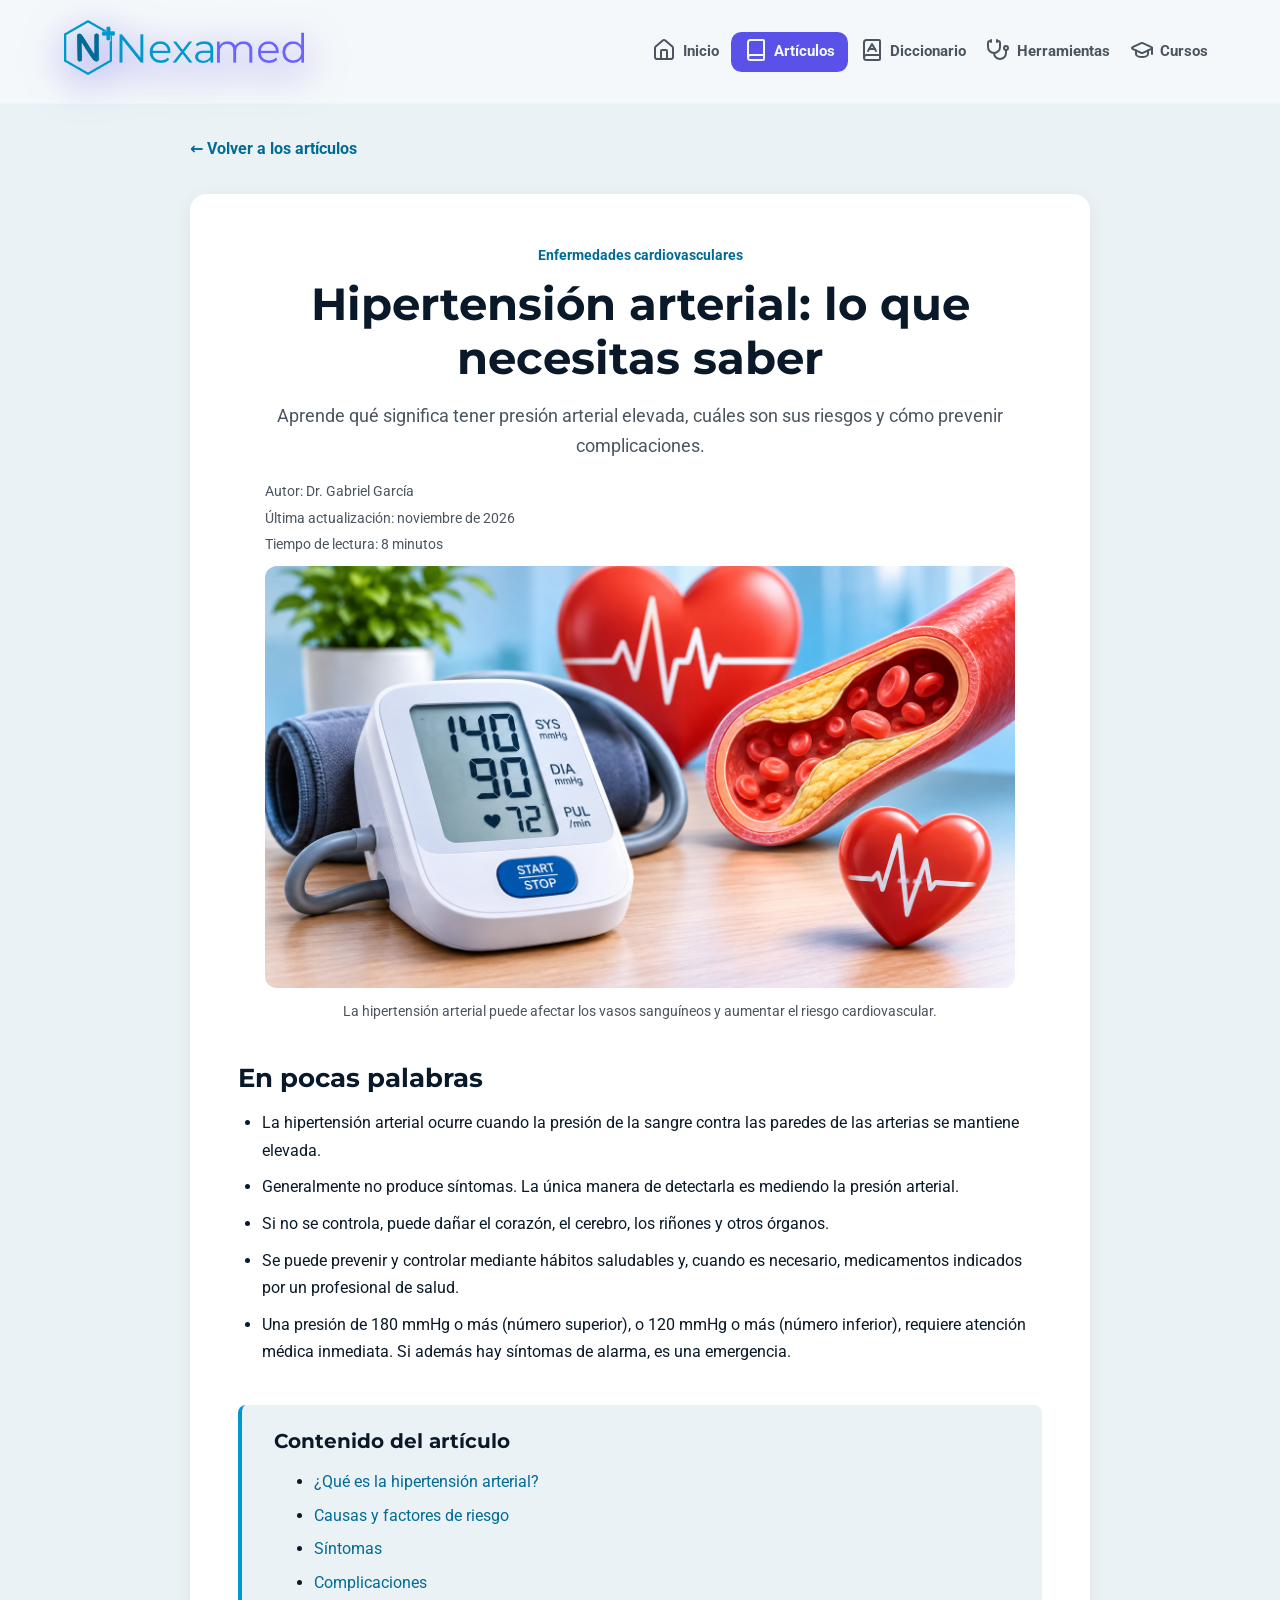
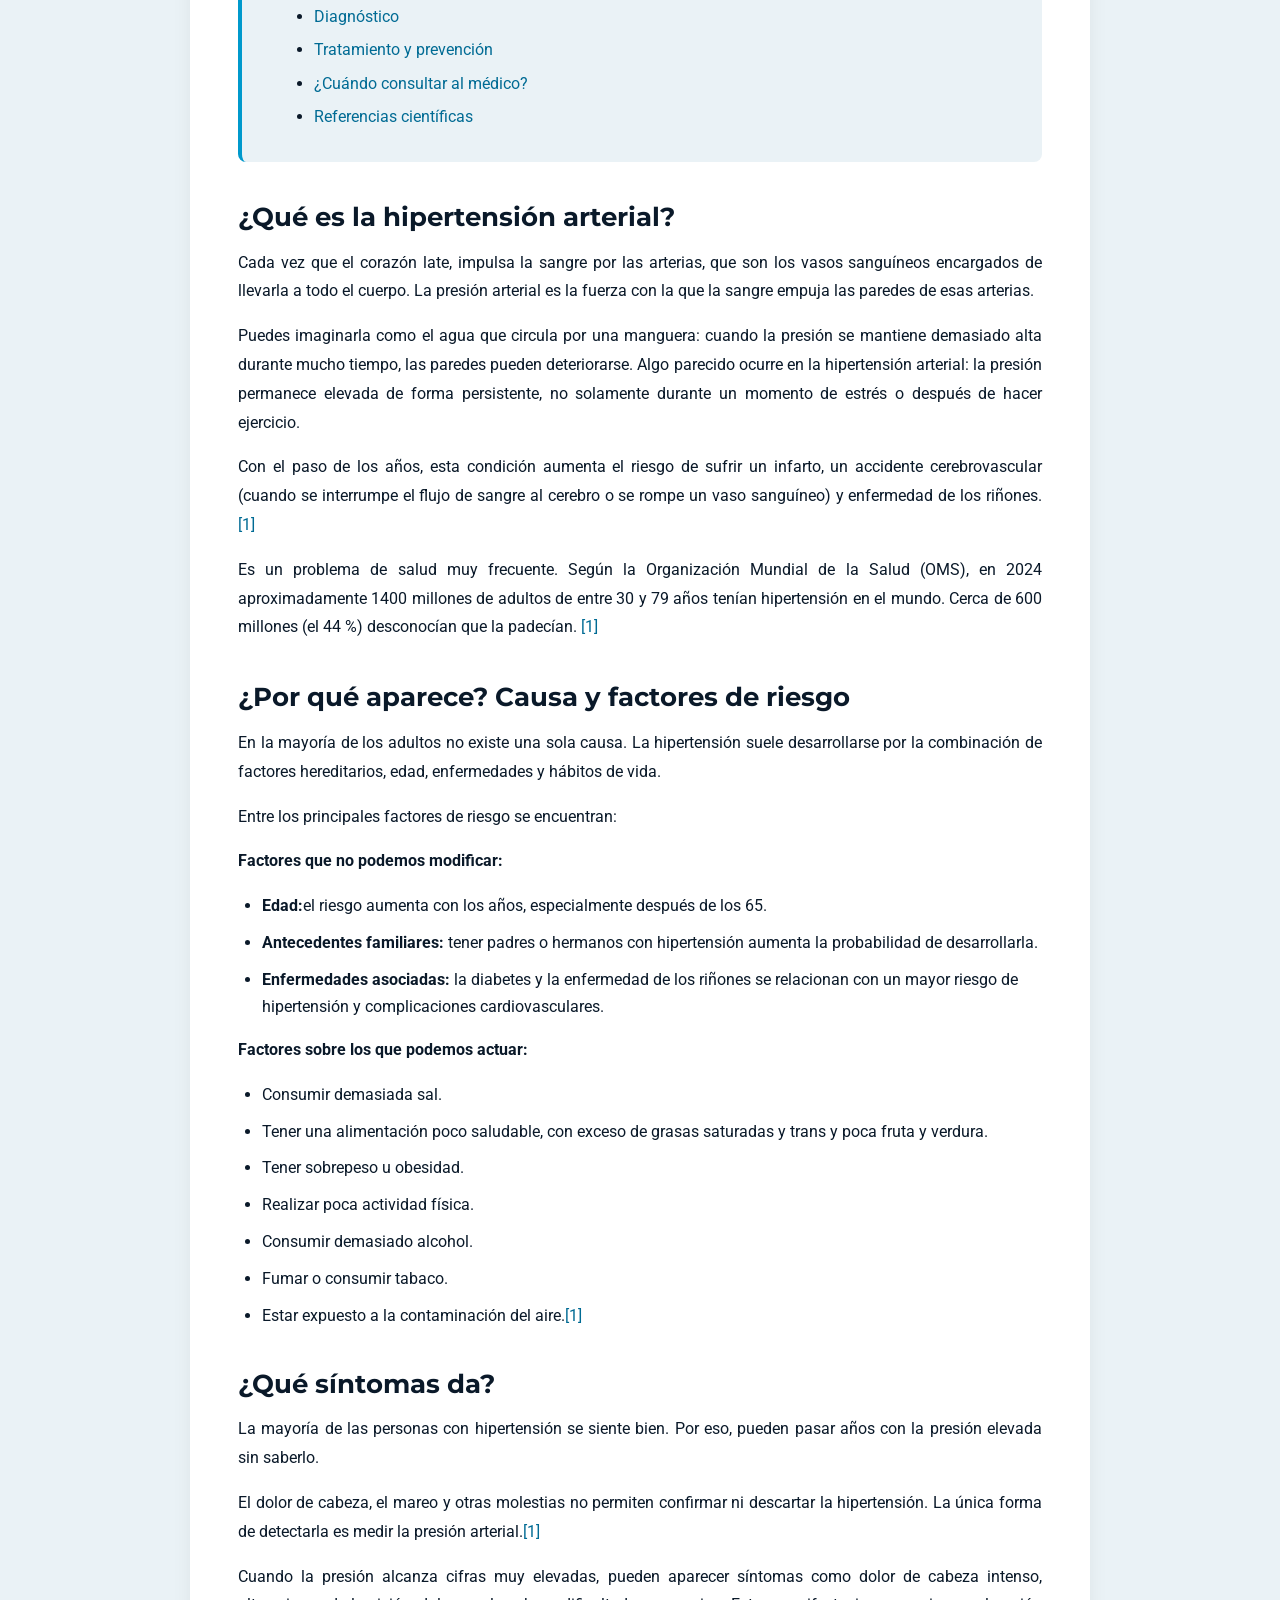
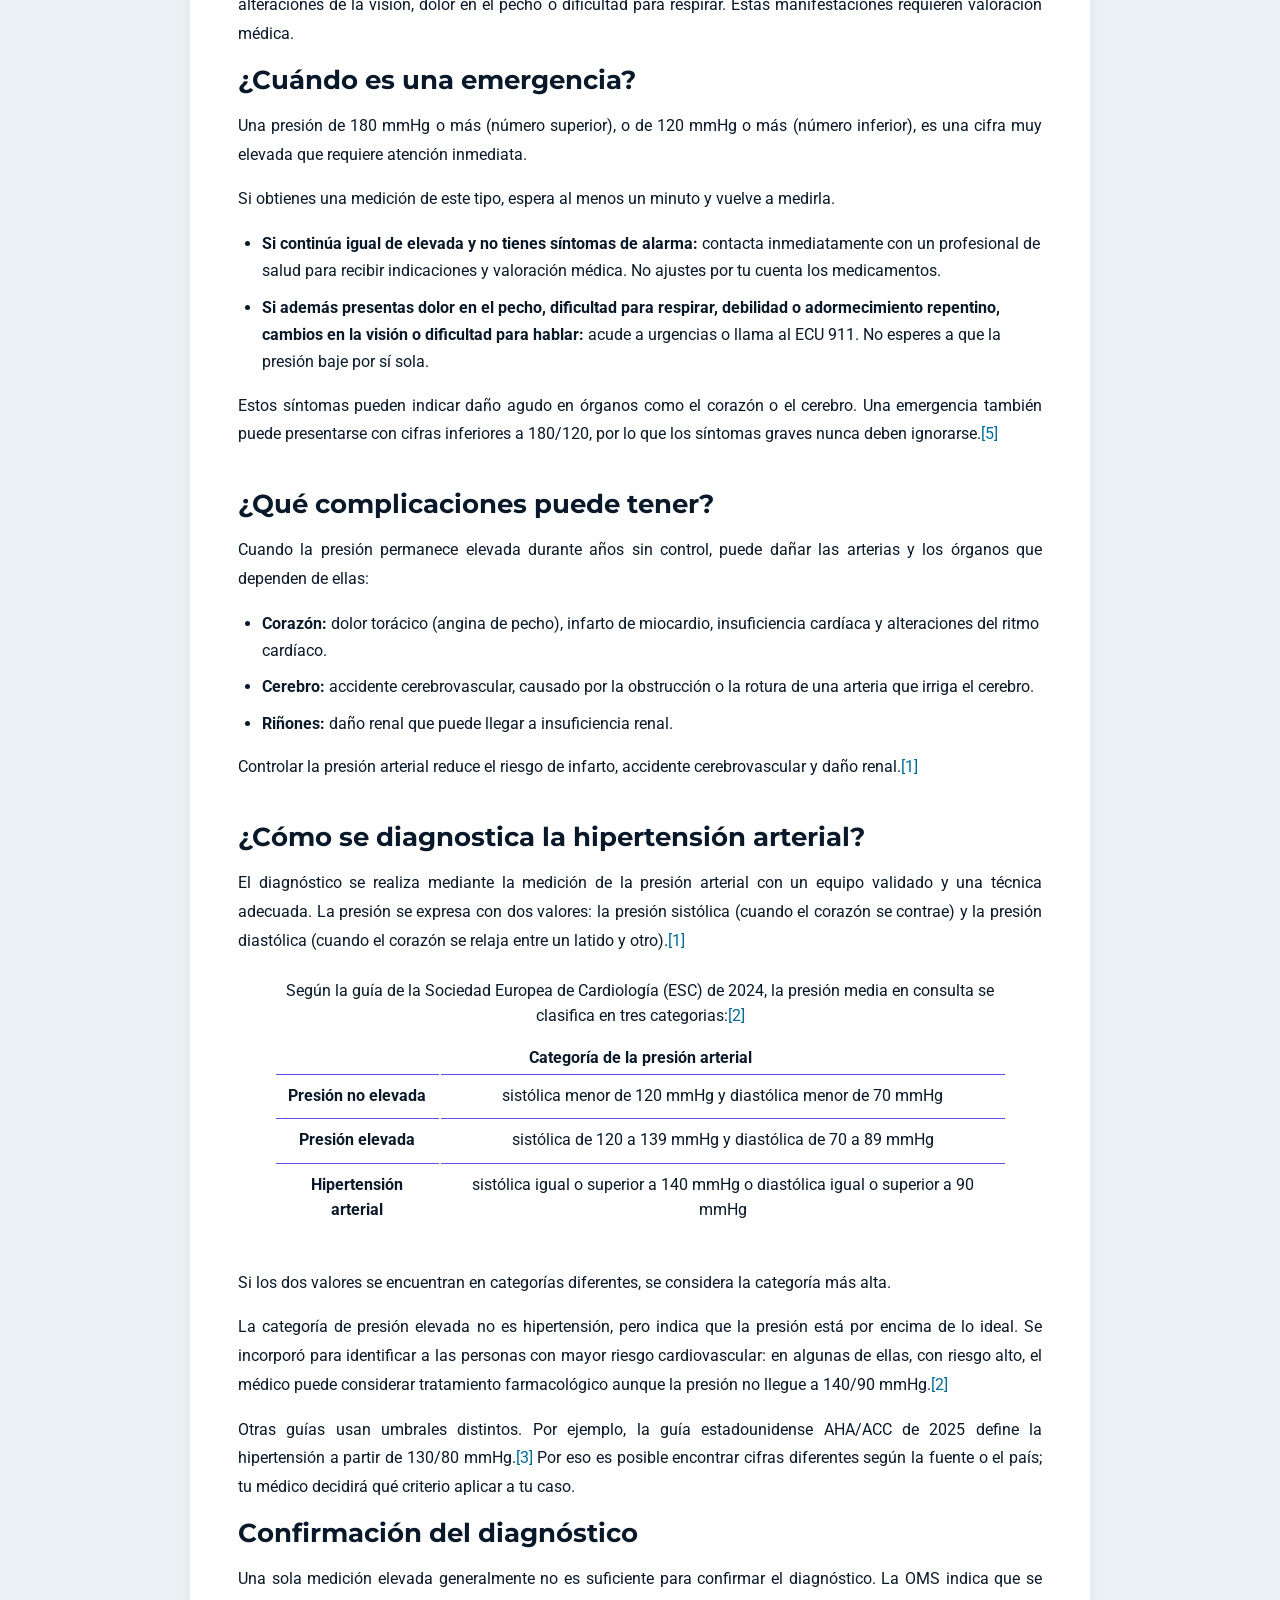
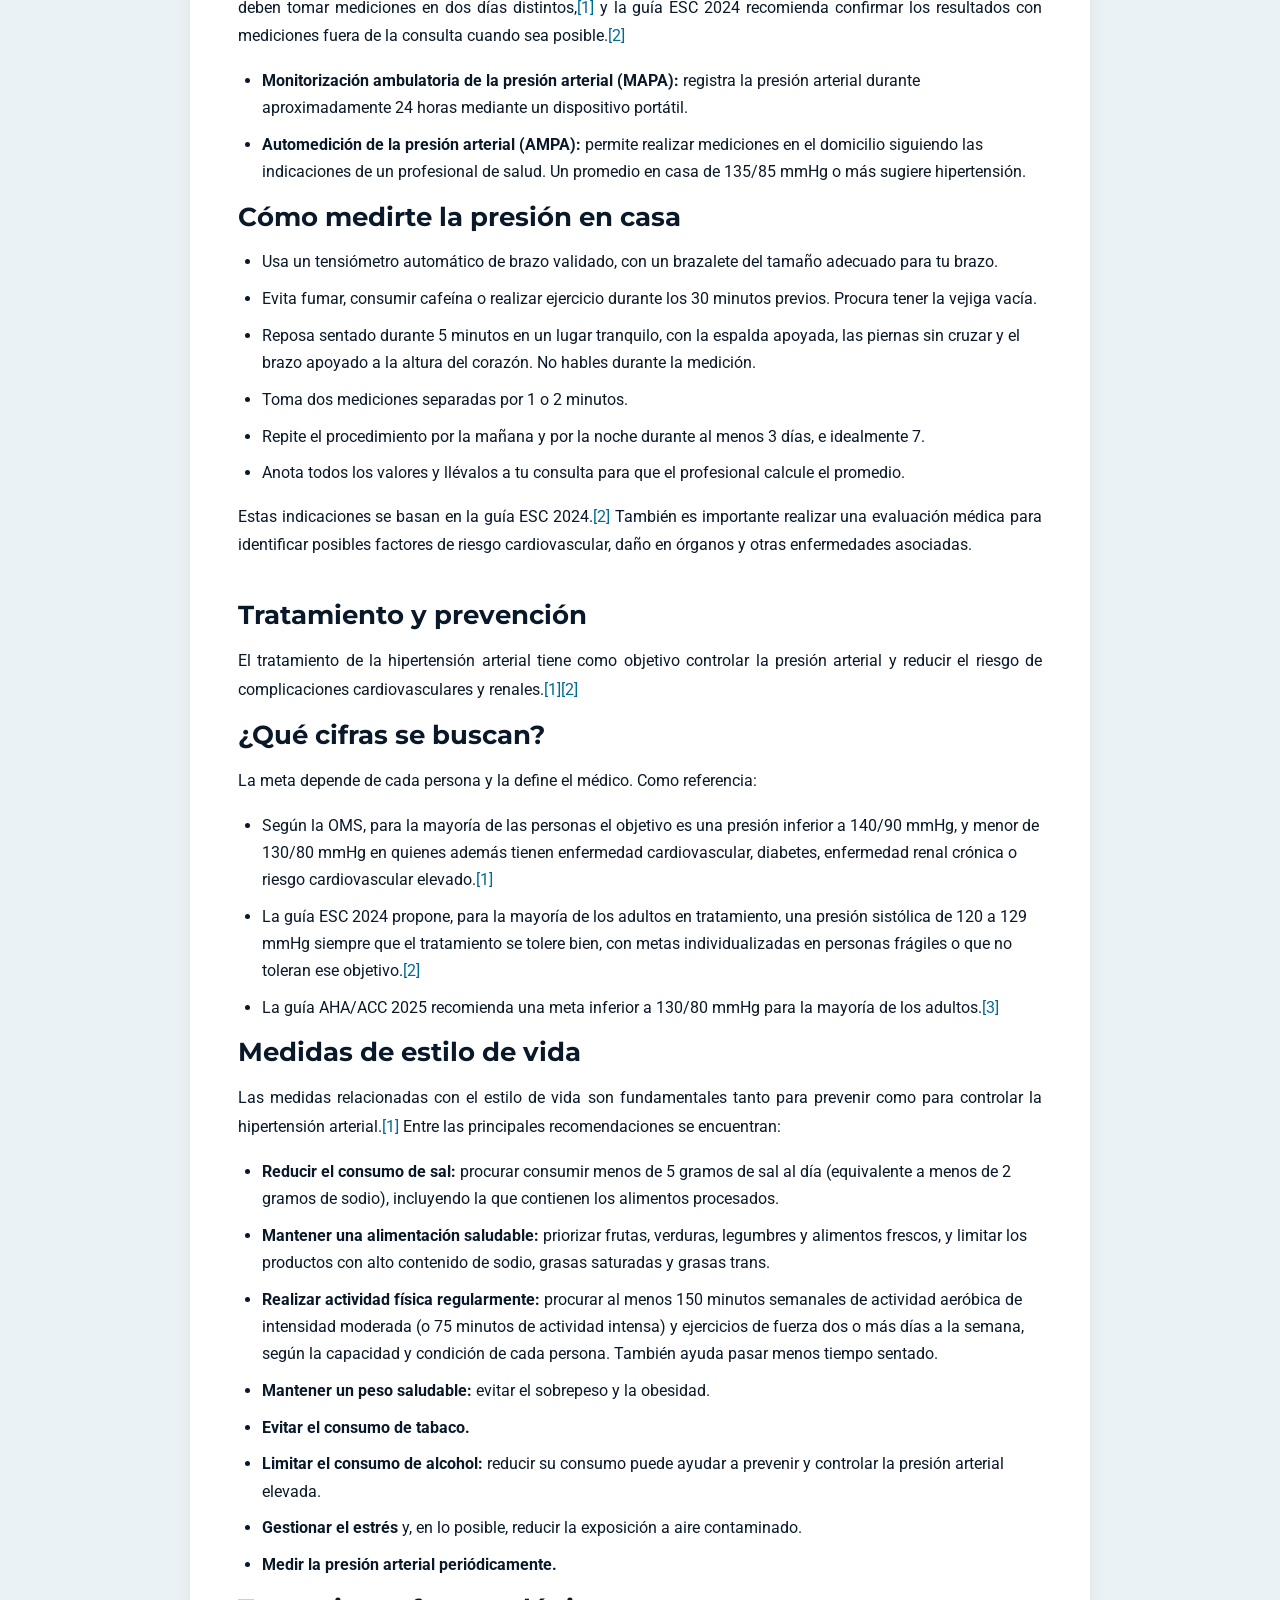
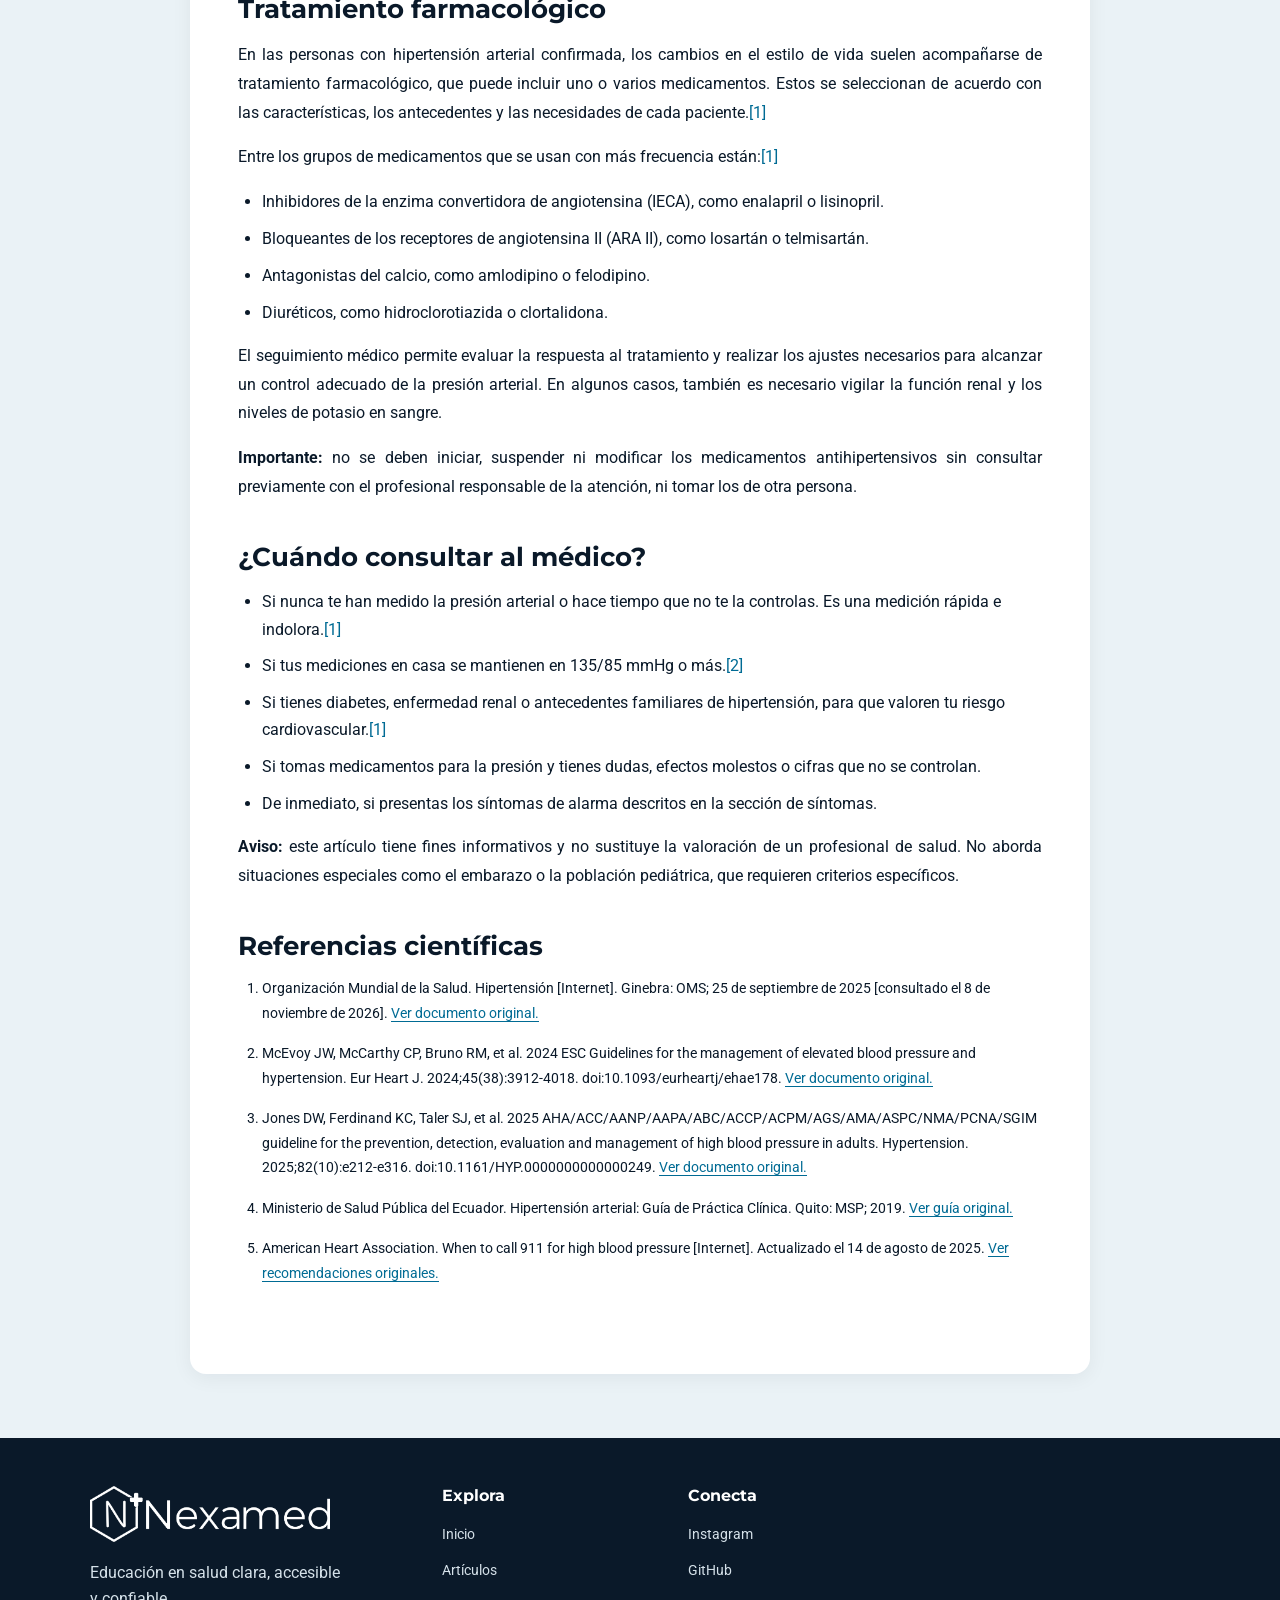
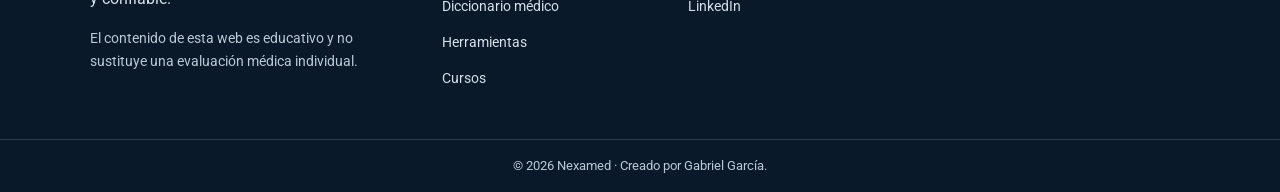
<file: src/articulos/hipertension.html>
<!DOCTYPE html>
<html lang="es">
<head>
    <meta charset="UTF-8">
    <meta name="viewport" content="width=device-width, initial-scale=1.0">
    <title>Hipertensión arterial | Nexamed</title>
    <link rel="icon" type="image/svg+xml" href="../imagenes/Nexamed-favicon.svg">
    <meta name="description" content="Aprende qué es la hipertensión arterial, cuáles son sus factores de riesgo, cómo se diagnostica y qué medidas ayudan a prevenir sus complicaciones.">
    <link rel="stylesheet" href="../css/estilos.css">
    <meta property="og:type" content="article">
    <meta property="og:title" content="Hipertensión arterial: lo que necesitas saber | Nexamed">
    <meta property="og:description" content="Conoce los factores de riesgo, síntomas, diagnóstico y tratamiento de la hipertensión arterial.">
    <meta property="og:url" content="https://medgabrielgarcia-star.github.io/nexamed/src/articulos/hipertension.html">
    <meta property="og:image" content="https://medgabrielgarcia-star.github.io/nexamed/src/imagenes/hipertension-arterial.png">
    <meta property="og:site_name" content="Nexamed">
    <link
    rel="canonical"
    href="https://medgabrielgarcia-star.github.io/nexamed/src/articulos/hipertension.html"
>
</head>
<body>
    <header class="cabecera">
    <a class="marca" href="../../index.html" aria-label="Nexamed Edu, página de inicio">
      <img src="../imagenes/Nexamed-logo.png" alt="Nexamed Logo">
    </a>

    <nav class="navegacion" id="menu__principal" aria-label="navegación principal">

      <a class="navegacion__enlace" href="../../index.html">
        <span class="navegacion__icono" aria-hidden="true">
          <svg xmlns="http://www.w3.org/2000/svg" width="24" height="24" viewBox="0 0 24 24" fill="none" stroke="currentColor" stroke-width="2" stroke-linecap="round" stroke-linejoin="round" class="lucide lucide-house preview-icon"><path d="M15 21v-8a1 1 0 0 0-1-1h-4a1 1 0 0 0-1 1v8"/><path d="M3 10a2 2 0 0 1 .709-1.528l7-6a2 2 0 0 1 2.582 0l7 6A2 2 0 0 1 21 10v9a2 2 0 0 1-2 2H5a2 2 0 0 1-2-2z"/></svg>
        </span>
        <span>Inicio</span>
      </a>

      <a class="navegacion__enlace" href="../articulos.html" aria-current="page">
        <span class="navegacion__icono" aria-hidden="true"><svg xmlns="http://www.w3.org/2000/svg" width="24" height="24" viewBox="0 0 24 24" fill="none" stroke="currentColor" stroke-width="2" stroke-linecap="round" stroke-linejoin="round" class="lucide lucide-book preview-icon"><path d="M4 19.5v-15A2.5 2.5 0 0 1 6.5 2H19a1 1 0 0 1 1 1v18a1 1 0 0 1-1 1H6.5a1 1 0 0 1 0-5H20"/></svg></span>
        <span>Artículos</span>
      </a>

      <a class="navegacion__enlace" href="#">
        <span class="navegacion__icono" aria-hidden="true">
          <svg xmlns="http://www.w3.org/2000/svg" width="24" height="24" viewBox="0 0 24 24" fill="none" stroke="currentColor" stroke-width="2" stroke-linecap="round" stroke-linejoin="round" class="lucide lucide-book-a preview-icon"><path d="M4 19.5v-15A2.5 2.5 0 0 1 6.5 2H19a1 1 0 0 1 1 1v18a1 1 0 0 1-1 1H6.5a1 1 0 0 1 0-5H20"/><path d="m8 13 4-7 4 7"/><path d="M9.1 11h5.7"/></svg>
        </span>
        <span>Diccionario</span>
      </a>

      <a class="navegacion__enlace" href="#">
        <span class="navegacion__icono" aria-hidden="true">
          <svg xmlns="http://www.w3.org/2000/svg" width="24" height="24" viewBox="0 0 24 24" fill="none" stroke="currentColor" stroke-width="2" stroke-linecap="round" stroke-linejoin="round" class="lucide lucide-stethoscope preview-icon"><path d="M11 2v2"/><path d="M5 2v2"/><path d="M5 3H4a2 2 0 0 0-2 2v4a6 6 0 0 0 12 0V5a2 2 0 0 0-2-2h-1"/><path d="M8 15a6 6 0 0 0 12 0v-3"/><circle cx="20" cy="10" r="2"/></svg>
        </span>
        <span>Herramientas</span>
      </a>

      <a class="navegacion__enlace" href="#">
        <span class="navegacion__icono" aria-hidden="true">
          <svg xmlns="http://www.w3.org/2000/svg" width="24" height="24" viewBox="0 0 24 24" fill="none" stroke="currentColor" stroke-width="2" stroke-linecap="round" stroke-linejoin="round" class="lucide lucide-graduation-cap preview-icon"><path d="M21.42 10.922a1 1 0 0 0-.019-1.838L12.83 5.18a2 2 0 0 0-1.66 0L2.6 9.08a1 1 0 0 0 0 1.832l8.57 3.908a2 2 0 0 0 1.66 0z"/><path d="M22 10v6"/><path d="M6 12.5V16a6 3 0 0 0 12 0v-3.5"/></svg>
        </span>
        <span>Cursos</span>
      </a>

    </nav>

    <button class="menu__toggle" type="button" aria-label="Abrir menú de navegación" aria-expanded="false" aria-controls="menu__principal">
      <svg
    xmlns="http://www.w3.org/2000/svg"
    width="28"
    height="28"
    viewBox="0 0 24 24"
    fill="none"
    stroke="currentColor"
    stroke-width="2"
    stroke-linecap="round"
    stroke-linejoin="round"
    aria-hidden="true"
  >
    <path d="M4 6h16M4 12h16M4 18h16"/>
  </svg>
    </button>
  </header>

  <main>
    <a href="../articulos.html" class="articulo__volver">← Volver a los artículos</a>
    <article class="articulo">
        <header class="articulo__encabezado">
            <p class="articulo__categoria">Enfermedades cardiovasculares</p>
            <h1 class="articulo__titulo">Hipertensión arterial: lo que necesitas saber</h1>
            <p class="articulo__descripcion">Aprende qué significa tener presión arterial elevada, cuáles son sus riesgos y cómo prevenir complicaciones.</p>
            <div class="articulo__metadatos">
                <p>Autor: Dr. Gabriel García</p>
                <p>Última actualización: <time datetime="2026-11">noviembre de 2026</time></p>
                <p>Tiempo de lectura: 8 minutos</p>
            </div>
            <figure class="articulo__imagen-principal">
                <img src="../imagenes/Control de la presión arterial.png" alt="Tensiómetro digital y representación ilustrada del corazón y una arteria con placa de ateroma.">
                <figcaption> La hipertensión arterial puede afectar los vasos sanguíneos y aumentar el riesgo cardiovascular.</figcaption>
            </figure>
        </header>
        <section class="articulo__seccion" id="en-poca-palabras">
            <h2>En pocas palabras</h2>
            <ul>
                <li>La hipertensión arterial ocurre cuando la presión de la sangre contra las paredes de las arterias se mantiene elevada.</li>
                <li>Generalmente no produce síntomas. La única manera de detectarla es mediendo la presión arterial.</li>
                <li>Si no se controla, puede dañar el corazón, el cerebro, los riñones y otros órganos.</li>
                <li>Se puede prevenir y controlar mediante hábitos saludables y, cuando es necesario, medicamentos indicados por un profesional de salud.</li>
                <li>Una presión de 180 mmHg o más (número superior), o 120 mmHg o más (número inferior), requiere atención médica inmediata. Si además hay síntomas de alarma, es una emergencia.</li>
            </ul>
        </section>
        <nav class="articulo__indice" aria-labelledby="titulo-indice">
            <h2 id="titulo-indice">Contenido del artículo</h2>
            <ul>
                <li><a href="#que-es">¿Qué es la hipertensión arterial?</a></li>
                <li><a href="#causas">Causas y factores de riesgo</a></li>
                <li><a href="#sintomas">Síntomas</a></li>
                <li><a href="#complicaciones">Complicaciones</a></li>
                <li><a href="#diagnostico">Diagnóstico</a></li>
                <li><a href="#tratamiento">Tratamiento y prevención</a></li>
                <li><a href="#cuando-consultar">¿Cuándo consultar al médico?</a></li>
                <li><a href="#referencia">Referencias científicas</a></li>
            </ul>
        </nav>

        <section class="articulo__seccion" id="que-es">
            <h2>¿Qué es la hipertensión arterial?</h2>
            <p>Cada vez que el corazón late, impulsa la sangre por las arterias, que son los vasos sanguíneos encargados de llevarla a todo el cuerpo. La presión arterial es la fuerza con la que la sangre empuja las paredes de esas arterias.</p>
            <p>Puedes imaginarla como el agua que circula por una manguera: cuando la presión se mantiene demasiado alta durante mucho tiempo, las paredes pueden deteriorarse. Algo parecido ocurre en la hipertensión arterial: la presión permanece elevada de forma persistente, no solamente durante un momento de estrés o después de hacer ejercicio.</p>
            <p>Con el paso de los años, esta condición aumenta el riesgo de sufrir un infarto, un accidente cerebrovascular (cuando se interrumpe el flujo de sangre al cerebro o se rompe un vaso sanguíneo) y enfermedad de los riñones.<a href="#ref-oms" aria-label="Referencia 1">[1]</a></p>
            <p>Es un problema de salud muy frecuente. Según la Organización Mundial de la Salud (OMS), en 2024 aproximadamente 1400 millones de adultos de entre 30 y 79 años tenían hipertensión en el mundo. Cerca de 600 millones (el 44 %) desconocían que la padecían. <a href="#ref-oms" aria-label="Referencia 1">[1]</a></p>
        </section>
        
        <section class="articulo__seccion" id="causas">
        <h2>¿Por qué aparece? Causa y factores de riesgo</h2>
        <p>En la mayoría de los adultos no existe una sola causa. La hipertensión suele desarrollarse por la combinación de factores hereditarios, edad, enfermedades y hábitos de vida.</p>
        <p>Entre los principales factores de riesgo se encuentran:</p>
        <p><strong>Factores que no podemos modificar:</strong></p>
        <ul>
            <li><strong>Edad:</strong>el riesgo aumenta con los años, especialmente después de los 65.</li>
            <li><strong>Antecedentes familiares:</strong> tener padres o hermanos con hipertensión aumenta la probabilidad de desarrollarla.</li>
            <li><strong>Enfermedades asociadas:</strong> la diabetes y la enfermedad de los riñones se relacionan con un mayor riesgo de hipertensión y complicaciones cardiovasculares.</li>
        </ul>
        <p><strong>Factores sobre los que podemos actuar: </strong></p>
        <ul>
            <li>Consumir demasiada sal.</li>
            <li>Tener una alimentación poco saludable, con exceso de grasas saturadas y trans y poca fruta y verdura.</li>
            <li>Tener sobrepeso u obesidad.</li>
            <li>Realizar poca actividad física.</li>
            <li>Consumir demasiado alcohol.</li>
            <li>Fumar o consumir tabaco.</li>
            <li>Estar expuesto a la contaminación del aire.<a href="#ref-oms" aria-label="Referencia 1">[1]</a></li>
        </ul>
        </section>

        <section class="articulo__seccion" id="sintomas">
            <h2>¿Qué síntomas da?</h2>
            <p>La mayoría de las personas con hipertensión se siente bien. Por eso, pueden pasar años con la presión elevada sin saberlo.</p>
            <p>El dolor de cabeza, el mareo y otras molestias no permiten confirmar ni descartar la hipertensión. La única forma de detectarla es medir la presión arterial.<a href="#ref-oms" aria-label="Referencia 1">[1]</a></p>
            <p>Cuando la presión alcanza cifras muy elevadas, pueden aparecer síntomas como dolor de cabeza intenso, alteraciones de la visión, dolor en el pecho o dificultad para respirar. Estas manifestaciones requieren valoración médica.</p>
            <h3><strong>¿Cuándo es una emergencia?</strong></h3>
            <p>Una presión de 180 mmHg o más (número superior), o de 120 mmHg o más (número inferior), es una cifra muy elevada que requiere atención inmediata.</p>
            <p>Si obtienes una medición de este tipo, espera al menos un minuto y vuelve a medirla.</p>
            <ul>
                <li><strong>Si continúa igual de elevada y no tienes síntomas de alarma:</strong> contacta inmediatamente con un profesional de salud para recibir indicaciones y valoración médica. No ajustes por tu cuenta los medicamentos.</li>
                <li><strong>Si además presentas dolor en el pecho, dificultad para respirar, debilidad o adormecimiento repentino, cambios en la visión o dificultad para hablar: </strong> acude a urgencias o llama al ECU 911. No esperes a que la presión baje por sí sola.</li>
            </ul>
            <p>Estos síntomas pueden indicar daño agudo en órganos como el corazón o el cerebro. Una emergencia también puede presentarse con cifras inferiores a 180/120, por lo que los síntomas graves nunca deben ignorarse.<a href="#ref-aha-emergencia" aria-label="Referencia 5">[5]</a></p>
        </section>

        <section class="articulo__seccion" id="complicaciones">
            <h2>¿Qué complicaciones puede tener?</h2>
            <p>Cuando la presión permanece elevada durante años sin control, puede dañar las arterias y los órganos que dependen de ellas:</p>
            <ul>
                <li><strong>Corazón:</strong> dolor torácico (angina de pecho), infarto de miocardio, insuficiencia cardíaca y alteraciones del ritmo cardíaco.</li>
                <li><strong>Cerebro:</strong> accidente cerebrovascular, causado por la obstrucción o la rotura de una arteria que irriga el cerebro.</li>
                <li><strong>Riñones:</strong> daño renal que puede llegar a insuficiencia renal.</li>
            </ul>
            <p>Controlar la presión arterial reduce el riesgo de infarto, accidente cerebrovascular y daño renal.<a href="#ref-oms" aria-label="Referencia 1">[1]</a></p>
        </section>

        <section class="articulo__seccion" id="diagnostico">
            <h2>¿Cómo se diagnostica la hipertensión arterial?</h2>
            <p>El diagnóstico se realiza mediante la medición de la presión arterial con un equipo validado y una técnica adecuada. La presión se expresa con dos valores: la presión sistólica (cuando el corazón se contrae) y la presión diastólica (cuando el corazón se relaja entre un latido y otro).<a href="#ref-oms" aria-label="Referencia 1">[1]</a></p>

            <table class="articulo__tabla">
                <thead>
                    <tr>
                    <th colspan="2">Categoría de la presión arterial</th>
                    <caption>Según la guía de la Sociedad Europea de Cardiología (ESC) de 2024, la presión media en consulta se clasifica en tres categorias:<a href="#ref-esc" aria-label="Referencia 2">[2]</a></caption>
                </tr>
                </thead>
                <tbody>
                    <tr>
                    <td><strong>Presión no elevada</strong></td>
                    <td>sistólica menor de 120 mmHg y diastólica menor de 70 mmHg</td>
                </tr>
                <tr>
                    <td><strong>Presión elevada</strong></td>
                    <td>sistólica de 120 a 139 mmHg y diastólica de 70 a 89 mmHg</td>
                </tr>
                <tr>
                    <td><strong>Hipertensión arterial</strong></td>
                    <td>sistólica igual o superior a 140 mmHg o diastólica igual o superior a 90 mmHg</td>
                </tr>
                </tbody>
            </table>
            <p>Si los dos valores se encuentran en categorías diferentes, se considera la categoría más alta.</p>
            <p>La categoría de presión elevada no es hipertensión, pero indica que la presión está por encima de lo ideal. Se incorporó para identificar a las personas con mayor riesgo cardiovascular: en algunas de ellas, con riesgo alto, el médico puede considerar tratamiento farmacológico aunque la presión no llegue a 140/90 mmHg.<a href="#ref-esc" aria-label="Referencia 2">[2]</a></p>
            <p>Otras guías usan umbrales distintos. Por ejemplo, la guía estadounidense AHA/ACC de 2025 define la hipertensión a partir de 130/80 mmHg.<a href="#ref-aha" aria-label="Referencia 3">[3]</a> Por eso es posible encontrar cifras diferentes según la fuente o el país; tu médico decidirá qué criterio aplicar a tu caso.</p>

            <h3><strong>Confirmación del diagnóstico</strong></h3>
            <p>Una sola medición elevada generalmente no es suficiente para confirmar el diagnóstico. La OMS indica que se deben tomar mediciones en dos días distintos,<a href="#ref-oms" aria-label="Referencia 1">[1]</a> y la guía ESC 2024 recomienda confirmar los resultados con mediciones fuera de la consulta cuando sea posible.<a href="#ref-esc" aria-label="Referencia 2">[2]</a></p>
            <ul>
                <li><strong>Monitorización ambulatoria de la presión arterial (MAPA):</strong> registra la presión arterial durante aproximadamente 24 horas mediante un dispositivo portátil.</li>
                <li><strong>Automedición de la presión arterial (AMPA):</strong> permite realizar mediciones en el domicilio siguiendo las indicaciones de un profesional de salud. Un promedio en casa de 135/85 mmHg o más sugiere hipertensión.</li>
            </ul>

            <h3><strong>Cómo medirte la presión en casa</strong></h3>
            <ul>
                <li>Usa un tensiómetro automático de brazo validado, con un brazalete del tamaño adecuado para tu brazo.</li>
                <li>Evita fumar, consumir cafeína o realizar ejercicio durante los 30 minutos previos. Procura tener la vejiga vacía.</li>
                <li>Reposa sentado durante 5 minutos en un lugar tranquilo, con la espalda apoyada, las piernas sin cruzar y el brazo apoyado a la altura del corazón. No hables durante la medición.</li>
                <li>Toma dos mediciones separadas por 1 o 2 minutos.</li>
                <li>Repite el procedimiento por la mañana y por la noche durante al menos 3 días, e idealmente 7.</li>
                <li>Anota todos los valores y llévalos a tu consulta para que el profesional calcule el promedio.</li>
            </ul>
            <p>Estas indicaciones se basan en la guía ESC 2024.<a href="#ref-esc" aria-label="Referencia 2">[2]</a> También es importante realizar una evaluación médica para identificar posibles factores de riesgo cardiovascular, daño en órganos y otras enfermedades asociadas.</p>
        </section>

        <section class="articulo__seccion" id="tratamiento">
            <h2>Tratamiento y prevención</h2>
            <p>El tratamiento de la hipertensión arterial tiene como objetivo controlar la presión arterial y reducir el riesgo de complicaciones cardiovasculares y renales.<a href="#ref-oms" aria-label="Referencia 1">[1]</a><a href="#ref-esc" aria-label="Referencia 2">[2]</a></p>

            <h3><strong>¿Qué cifras se buscan?</strong></h3>
            <p>La meta depende de cada persona y la define el médico. Como referencia:</p>
            <ul>
                <li>Según la OMS, para la mayoría de las personas el objetivo es una presión inferior a 140/90 mmHg, y menor de 130/80 mmHg en quienes además tienen enfermedad cardiovascular, diabetes, enfermedad renal crónica o riesgo cardiovascular elevado.<a href="#ref-oms" aria-label="Referencia 1">[1]</a></li>
                <li>La guía ESC 2024 propone, para la mayoría de los adultos en tratamiento, una presión sistólica de 120 a 129 mmHg siempre que el tratamiento se tolere bien, con metas individualizadas en personas frágiles o que no toleran ese objetivo.<a href="#ref-esc" aria-label="Referencia 2">[2]</a></li>
                <li>La guía AHA/ACC 2025 recomienda una meta inferior a 130/80 mmHg para la mayoría de los adultos.<a href="#ref-aha" aria-label="Referencia 3">[3]</a></li>
            </ul>

            <h3><strong>Medidas de estilo de vida</strong></h3>
            <p>Las medidas relacionadas con el estilo de vida son fundamentales tanto para prevenir como para controlar la hipertensión arterial.<a href="#ref-oms" aria-label="Referencia 1">[1]</a> Entre las principales recomendaciones se encuentran:</p>
            <ul>
                <li><strong>Reducir el consumo de sal:</strong> procurar consumir menos de 5 gramos de sal al día (equivalente a menos de 2 gramos de sodio), incluyendo la que contienen los alimentos procesados.</li>
                <li><strong>Mantener una alimentación saludable:</strong> priorizar frutas, verduras, legumbres y alimentos frescos, y limitar los productos con alto contenido de sodio, grasas saturadas y grasas trans.</li>
                <li><strong>Realizar actividad física regularmente:</strong> procurar al menos 150 minutos semanales de actividad aeróbica de intensidad moderada (o 75 minutos de actividad intensa) y ejercicios de fuerza dos o más días a la semana, según la capacidad y condición de cada persona. También ayuda pasar menos tiempo sentado.</li>
                <li><strong>Mantener un peso saludable:</strong> evitar el sobrepeso y la obesidad.</li>
                <li><strong>Evitar el consumo de tabaco.</strong></li>
                <li><strong>Limitar el consumo de alcohol:</strong> reducir su consumo puede ayudar a prevenir y controlar la presión arterial elevada.</li>
                <li><strong>Gestionar el estrés</strong> y, en lo posible, reducir la exposición a aire contaminado.</li>
                <li><strong>Medir la presión arterial periódicamente.</strong></li>
            </ul>

            <h3><strong>Tratamiento farmacológico</strong></h3>
            <p>En las personas con hipertensión arterial confirmada, los cambios en el estilo de vida suelen acompañarse de tratamiento farmacológico, que puede incluir uno o varios medicamentos. Estos se seleccionan de acuerdo con las características, los antecedentes y las necesidades de cada paciente.<a href="#ref-oms" aria-label="Referencia 1">[1]</a></p> 
            <p>Entre los grupos de medicamentos que se usan con más frecuencia están:<a href="#ref-oms" aria-label="Referencia 1">[1]</a></p>
            <ul>
                <li>Inhibidores de la enzima convertidora de angiotensina (IECA), como enalapril o lisinopril.</li>
                <li>Bloqueantes de los receptores de angiotensina II (ARA II), como losartán o telmisartán.</li>
                <li>Antagonistas del calcio, como amlodipino o felodipino.</li>
                <li>Diuréticos, como hidroclorotiazida o clortalidona.</li>
            </ul>
            <p>El seguimiento médico permite evaluar la respuesta al tratamiento y realizar los ajustes necesarios para alcanzar un control adecuado de la presión arterial. En algunos casos, también es necesario vigilar la función renal y los niveles de potasio en sangre.</p>
            <p><strong>Importante:</strong> no se deben iniciar, suspender ni modificar los medicamentos antihipertensivos sin consultar previamente con el profesional responsable de la atención, ni tomar los de otra persona.</p>
        </section>

        <section class="articulo__seccion" id="cuando-consultar">
            <h2>¿Cuándo consultar al médico?</h2>
            <ul>
                <li>Si nunca te han medido la presión arterial o hace tiempo que no te la controlas. Es una medición rápida e indolora.<a href="#ref-oms" aria-label="Referencia 1">[1]</a></li>
                <li>Si tus mediciones en casa se mantienen en 135/85 mmHg o más.<a href="#ref-esc" aria-label="Referencia 2">[2]</a></li>
                <li>Si tienes diabetes, enfermedad renal o antecedentes familiares de hipertensión, para que valoren tu riesgo cardiovascular.<a href="#ref-oms" aria-label="Referencia 1">[1]</a></li>
                <li>Si tomas medicamentos para la presión y tienes dudas, efectos molestos o cifras que no se controlan.</li>
                <li>De inmediato, si presentas los síntomas de alarma descritos en la sección de síntomas.</li>
            </ul>
            <p><strong>Aviso:</strong> este artículo tiene fines informativos y no sustituye la valoración de un profesional de salud. No aborda situaciones especiales como el embarazo o la población pediátrica, que requieren criterios específicos.</p>
        </section>

        <section class="articulo__seccion" id="referencia">
            <h2>Referencias científicas</h2>
            <ol>
                <li id="ref-oms">Organización Mundial de la Salud. Hipertensión [Internet]. Ginebra: OMS; 25 de septiembre de 2025 [consultado el 8 de noviembre de 2026]. <a href="https://www.who.int/es/news-room/fact-sheets/detail/hypertension" target="_blank" rel="noopener noreferrer">Ver documento original.</a></li>
                <li id="ref-esc">McEvoy JW, McCarthy CP, Bruno RM, et al. 2024 ESC Guidelines for the management of elevated blood pressure and hypertension. Eur Heart J. 2024;45(38):3912-4018. doi:10.1093/eurheartj/ehae178. <a href="https://doi.org/10.1093/eurheartj/ehae178" target="_blank" rel="noopener noreferrer">Ver documento original.</a></li>
                <li id="ref-aha">Jones DW, Ferdinand KC, Taler SJ, et al. 2025 AHA/ACC/AANP/AAPA/ABC/ACCP/ACPM/AGS/AMA/ASPC/NMA/PCNA/SGIM guideline for the prevention, detection, evaluation and management of high blood pressure in adults. Hypertension. 2025;82(10):e212-e316. doi:10.1161/HYP.0000000000000249. <a href="https://doi.org/10.1161/HYP.0000000000000249" target="_blank" rel="noopener noreferrer">Ver documento original.</a></li>
                <li id="ref-msp">Ministerio de Salud Pública del Ecuador. Hipertensión arterial: Guía de Práctica Clínica. Quito: MSP; 2019. <a href="https://www.salud.gob.ec/wp-content/uploads/2019/06/gpc_hta192019.pdf" target="_blank" rel="noopener noreferrer">Ver guía original.</a></li>
                <li id="ref-aha-emergencia"> American Heart Association. When to call 911 for high blood pressure [Internet]. Actualizado el 14 de agosto de 2025. <a href="https://www.heart.org/en/health-topics/high-blood-pressure/understanding-blood-pressure-readings/when-to-call-911-for-high-blood-pressure" target="_blank" rel="noopener noreferrer"> Ver recomendaciones originales.</a></li>
            </ol>
        </section>
    </article>
  </main>

  <footer class="pie">
    <div class="pie__contenido">
      <section class="pie__marca">
        <a class="pie__logo" href="../../index.html">
          <img src="../imagenes/Nexamed-logo-blanco1.png" alt="Nexamed Logo">
        </a>
        <p class="pie__descripcion">Educación en salud clara, accesible y confiable.</p>
        <p class="pie__aviso">El contenido de esta web es educativo y no sustituye una evaluación médica individual.</p>
      </section>
      
      <nav class="pie__columna" aria-label="Explorar Nexamed">
        <h2>Explora</h2>
        <ul>
          <li><a href="../../index.html">Inicio</a></li>
          <li><a href="../articulos.html">Artículos</a></li>
          <li><a href="#">Diccionario médico</a></li>
          <li><a href="#">Herramientas</a></li>
          <li><a href="#">Cursos</a></li>
        </ul>
      </nav>
      
      <!--<section class="pie__columna">
        <h2>Recursos de salud</h2>
        <ul>
          <li><a href="#" target="_blank" rel="noopener noreferrer">Organización Mundial de la Salud</a></li>
        </ul>
    </section>-->
      
      <section class="pie__columna">
      <h2>Conecta</h2>
      <ul>
        <li>
          <a href="https://www.instagram.com/md_gabrielgarcia"
             target="_blank"
             rel="noopener noreferrer">
            Instagram
          </a>
        </li>
        <li>
          <a href="https://github.com/medgabrielgarcia-star/nexamed"
             target="_blank"
             rel="noopener noreferrer">
            GitHub
          </a>
        </li>
        <li>
          <a href="https://www.linkedin.com/in/gabriel-marcelo-garcia-villacis-51a0a8239"
             target="_blank"
             rel="noopener noreferrer">
            LinkedIn
          </a>
        </li>
      </ul>
    </section>
    </div>
    
      <div class="pie__inferior">
    <p>© 2026 Nexamed · Creado por Gabriel García.</p>
  </div>
  
  </footer>
    <script src="../js/script.js" defer></script>
</body>
</file>
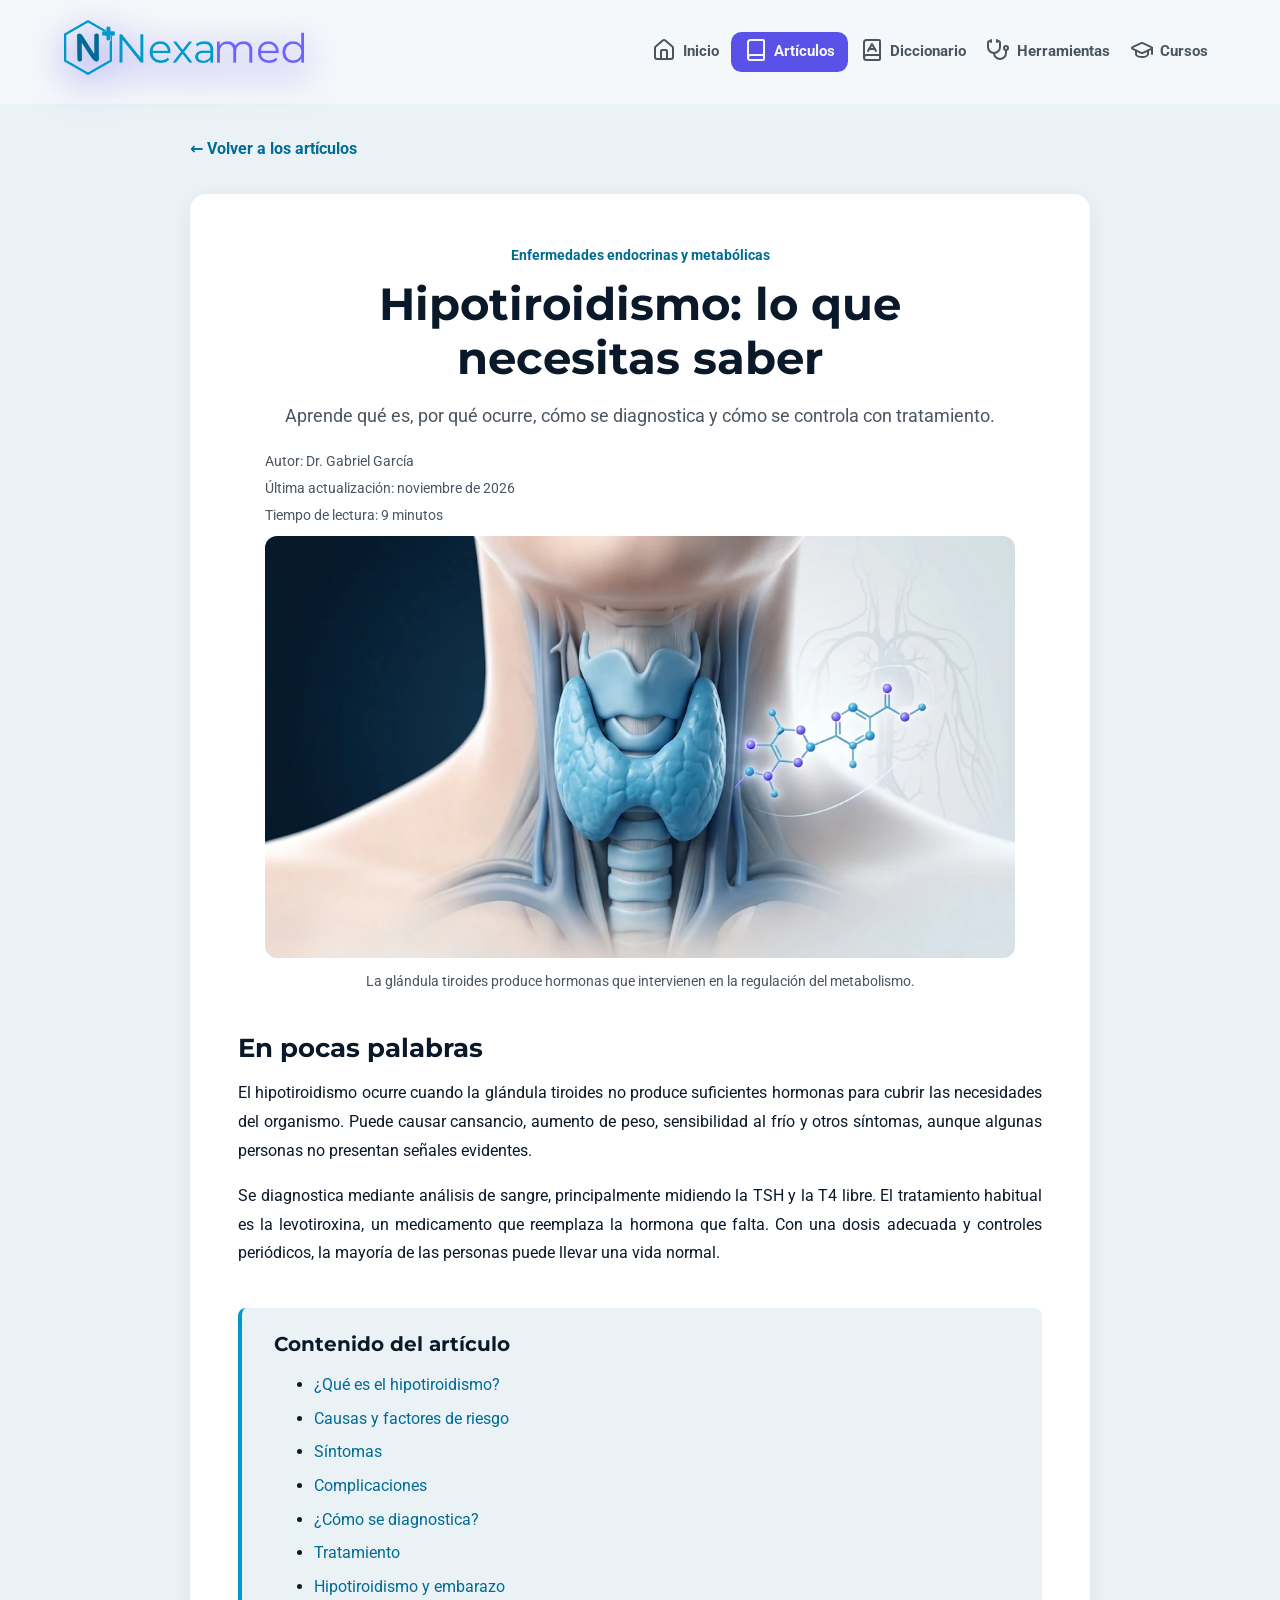
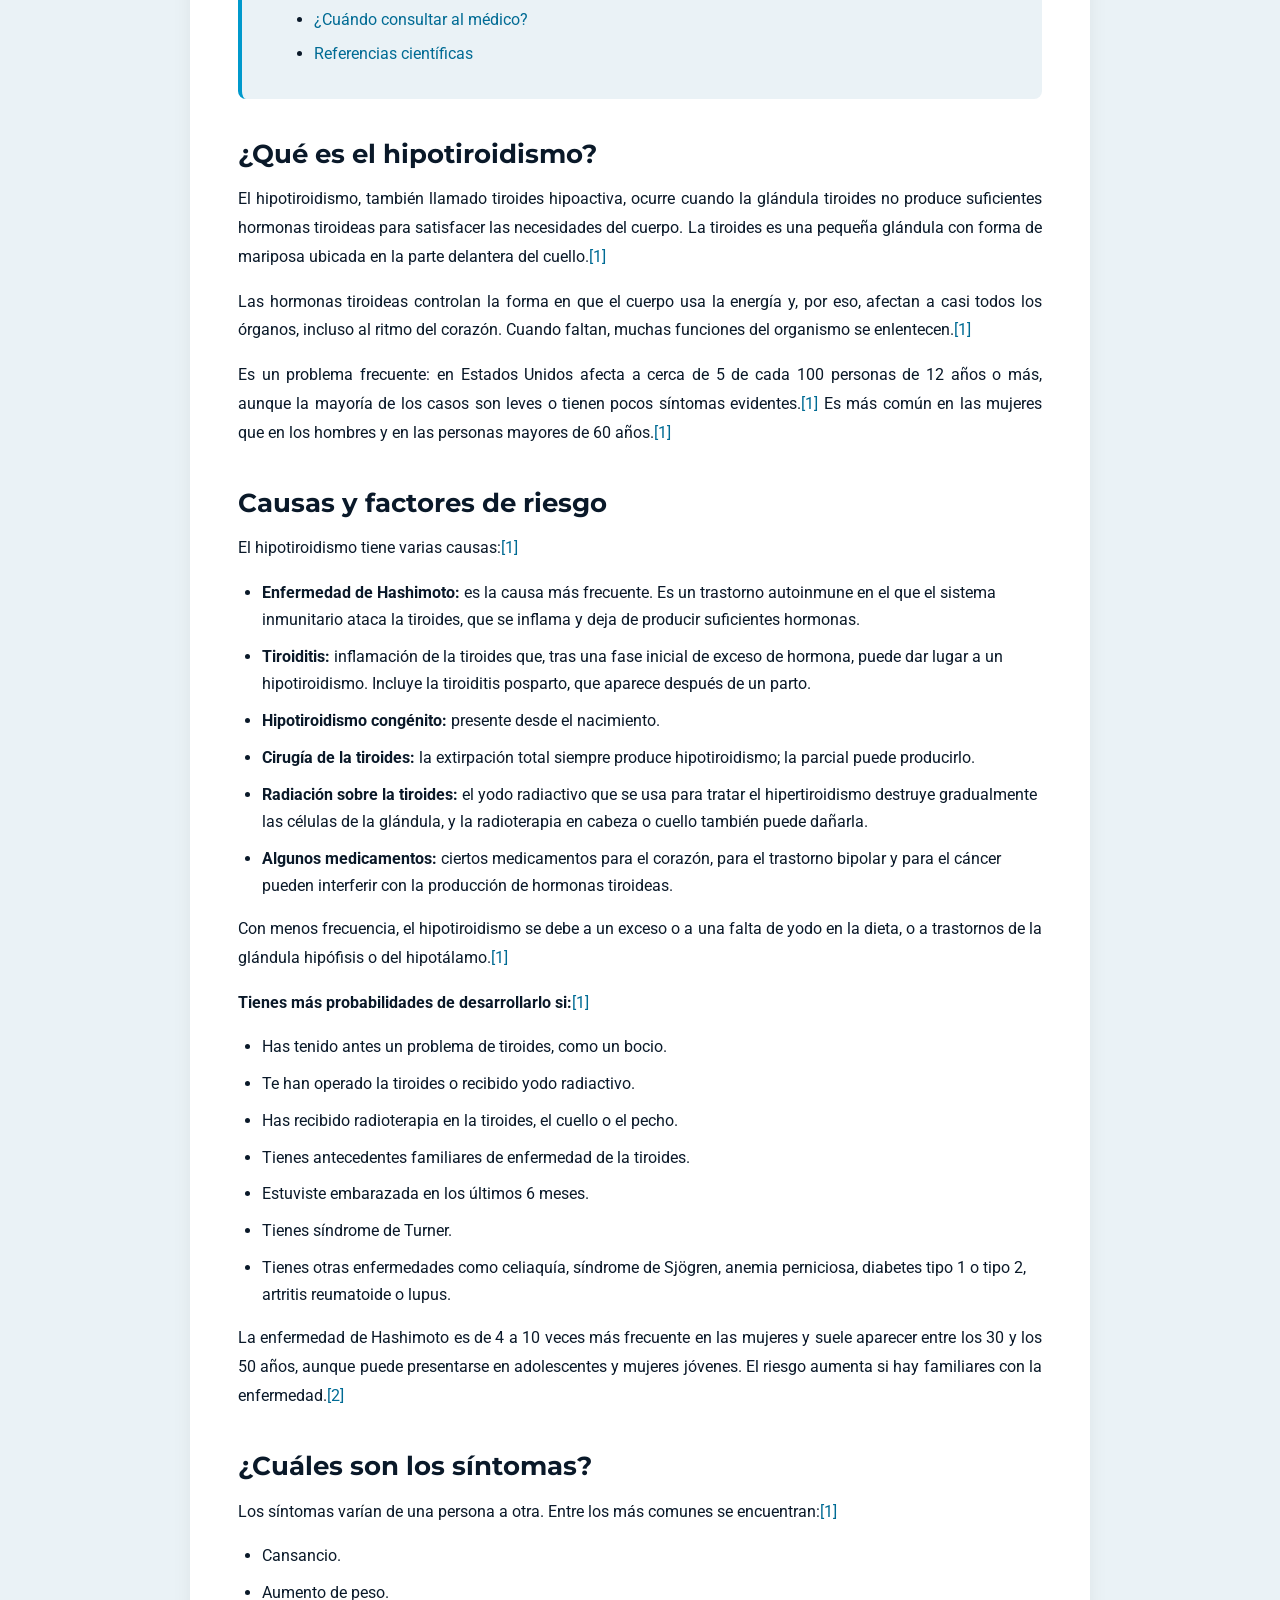
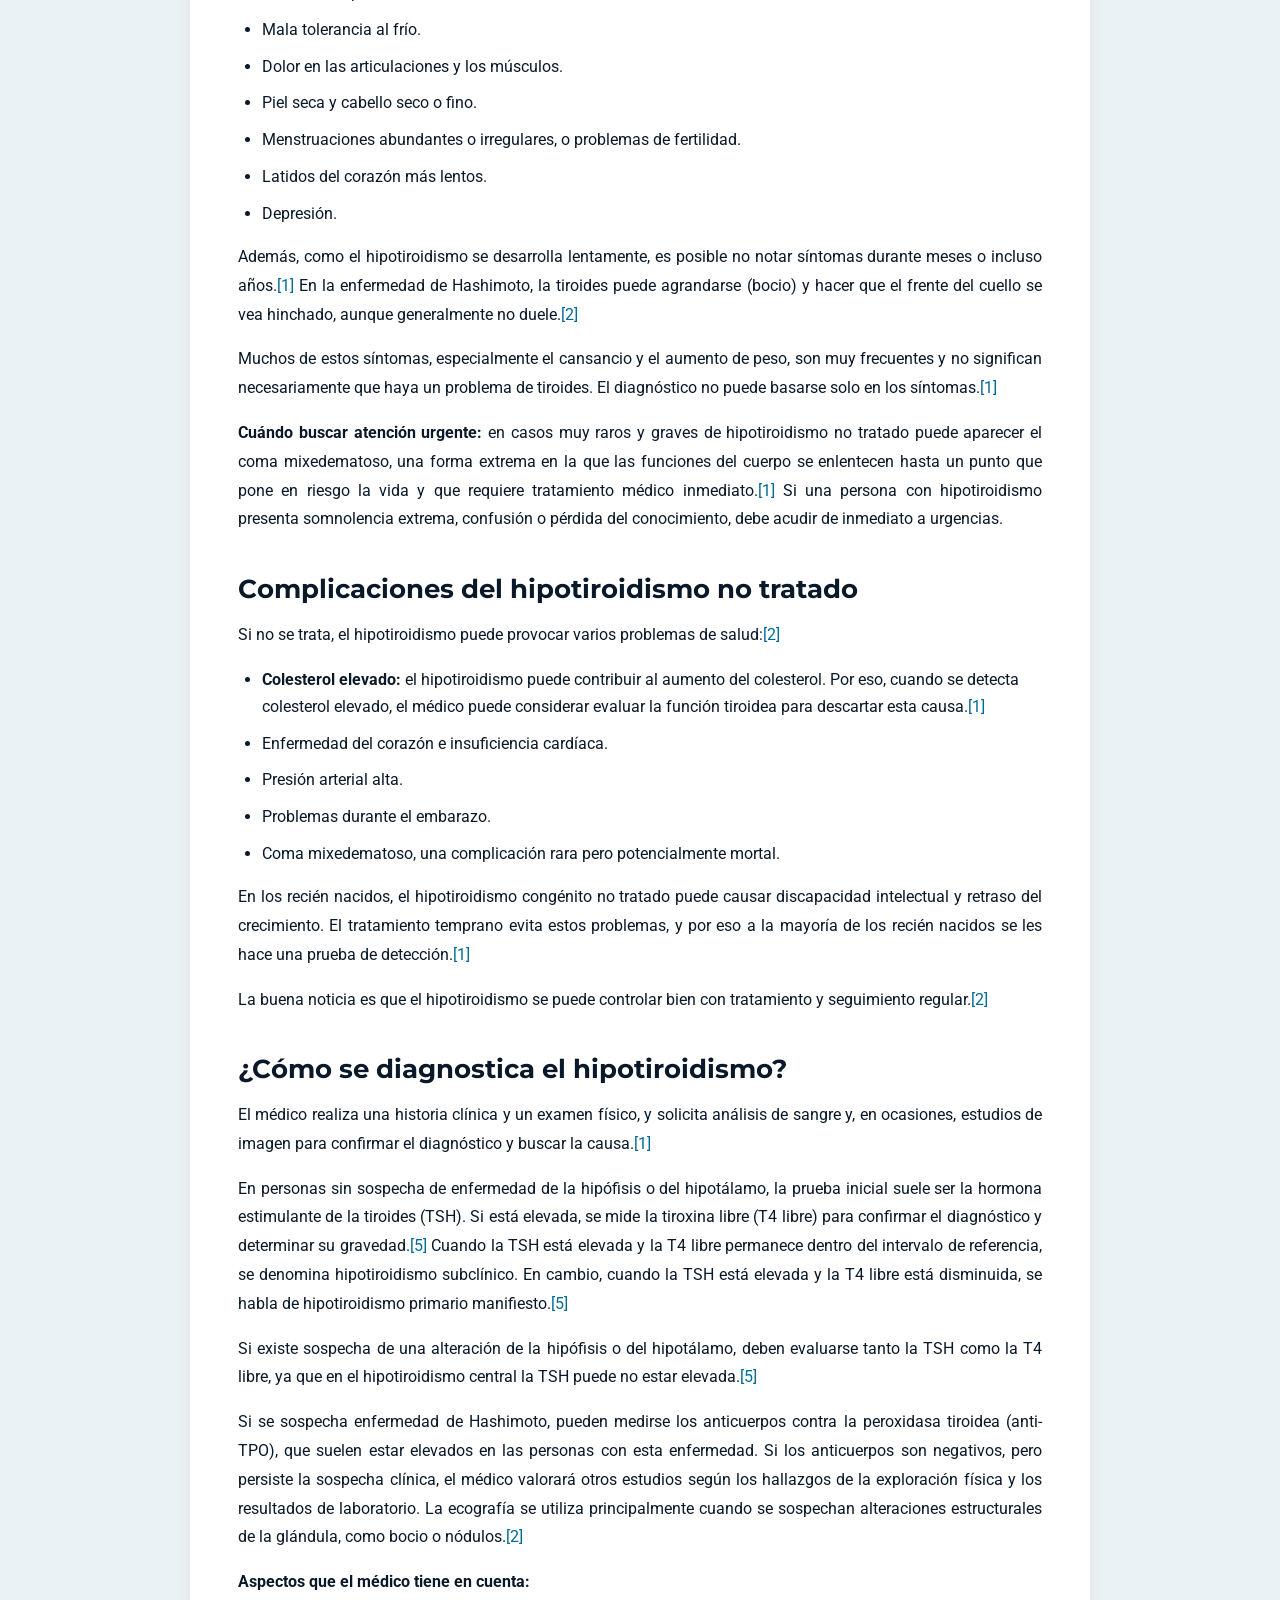
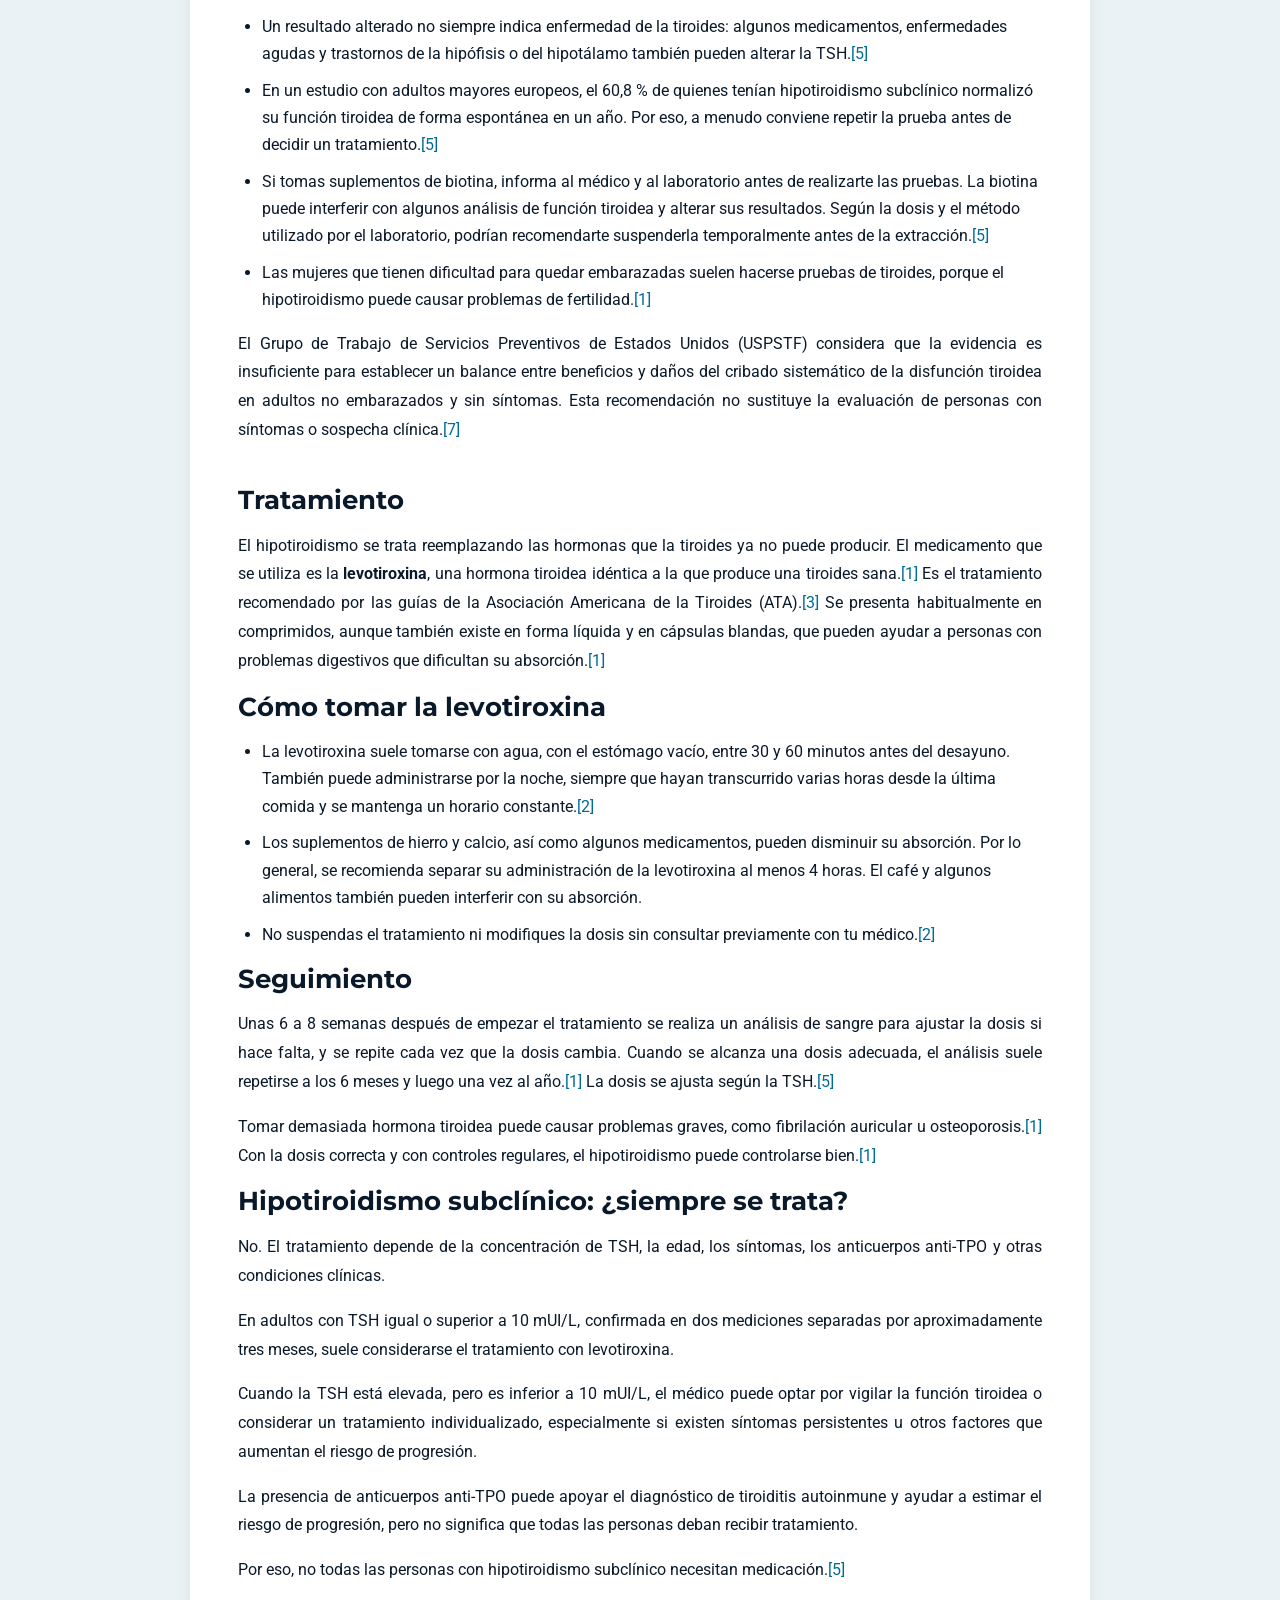
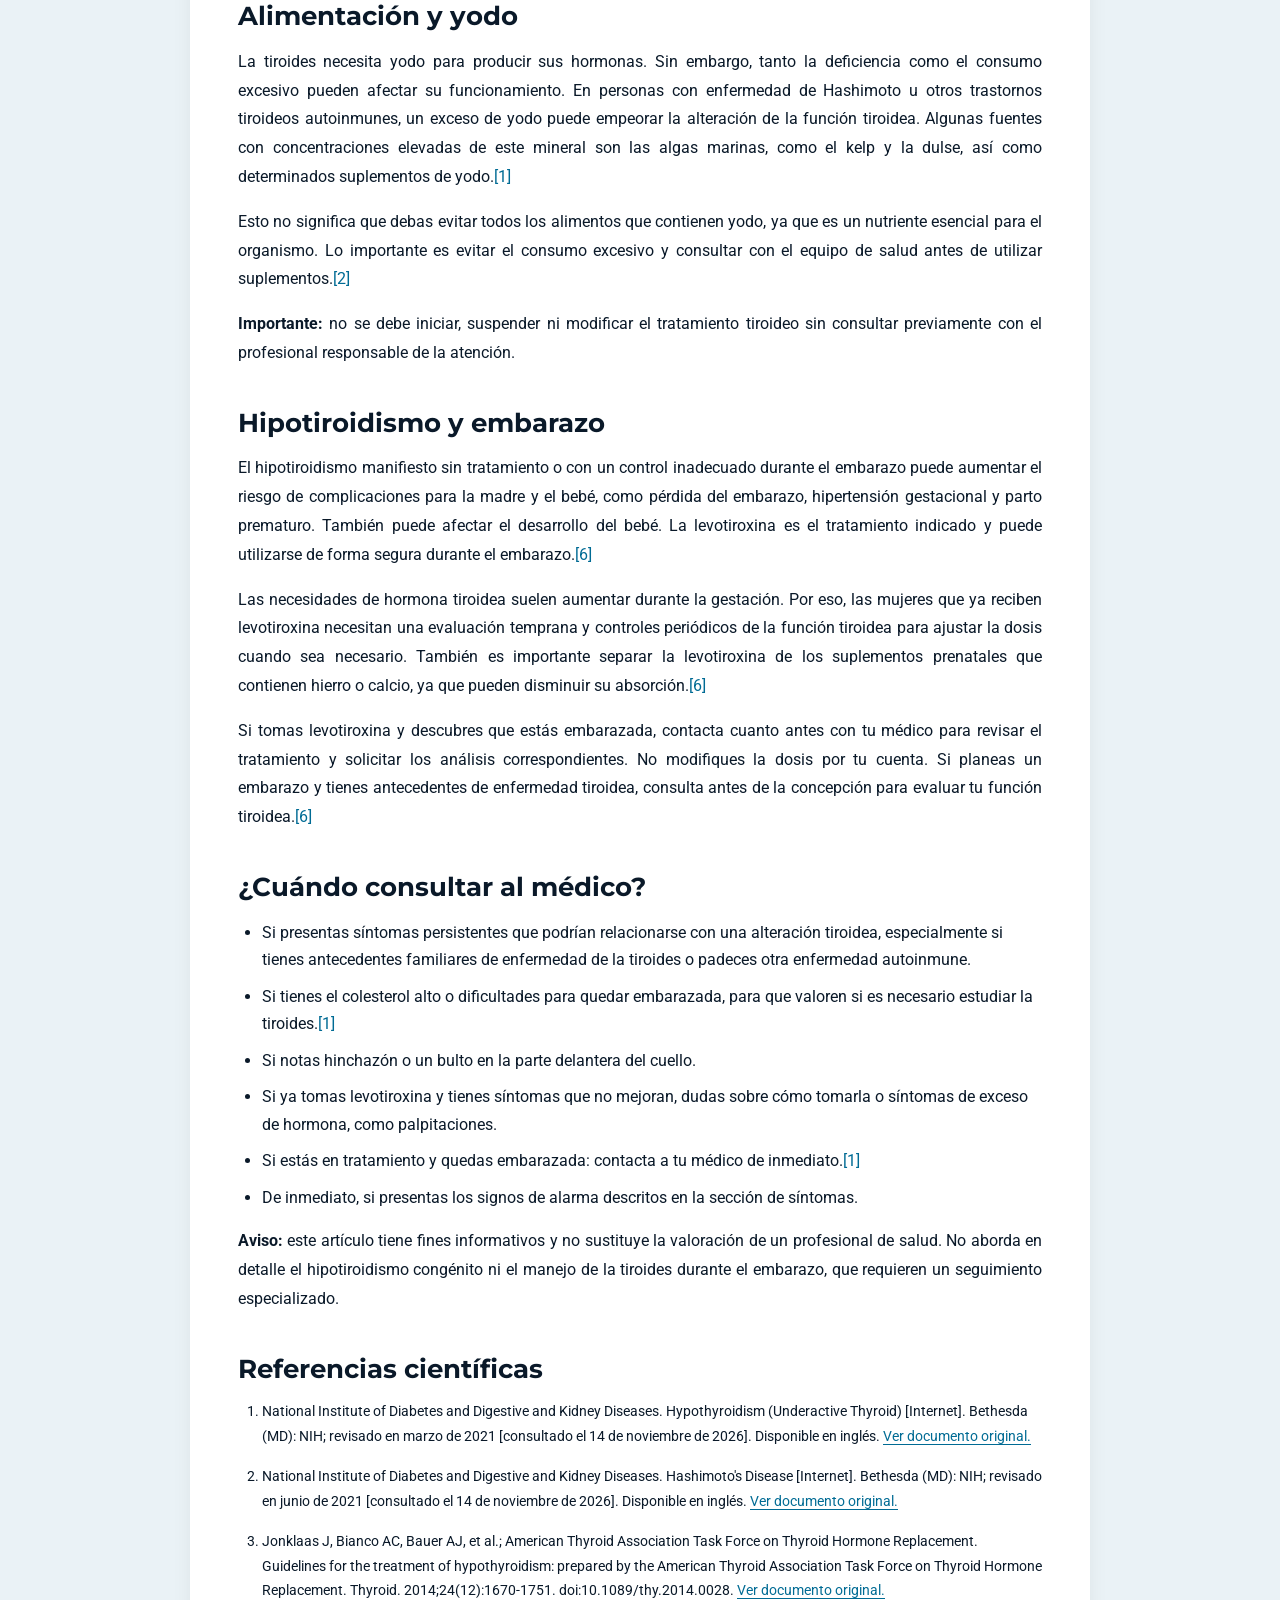
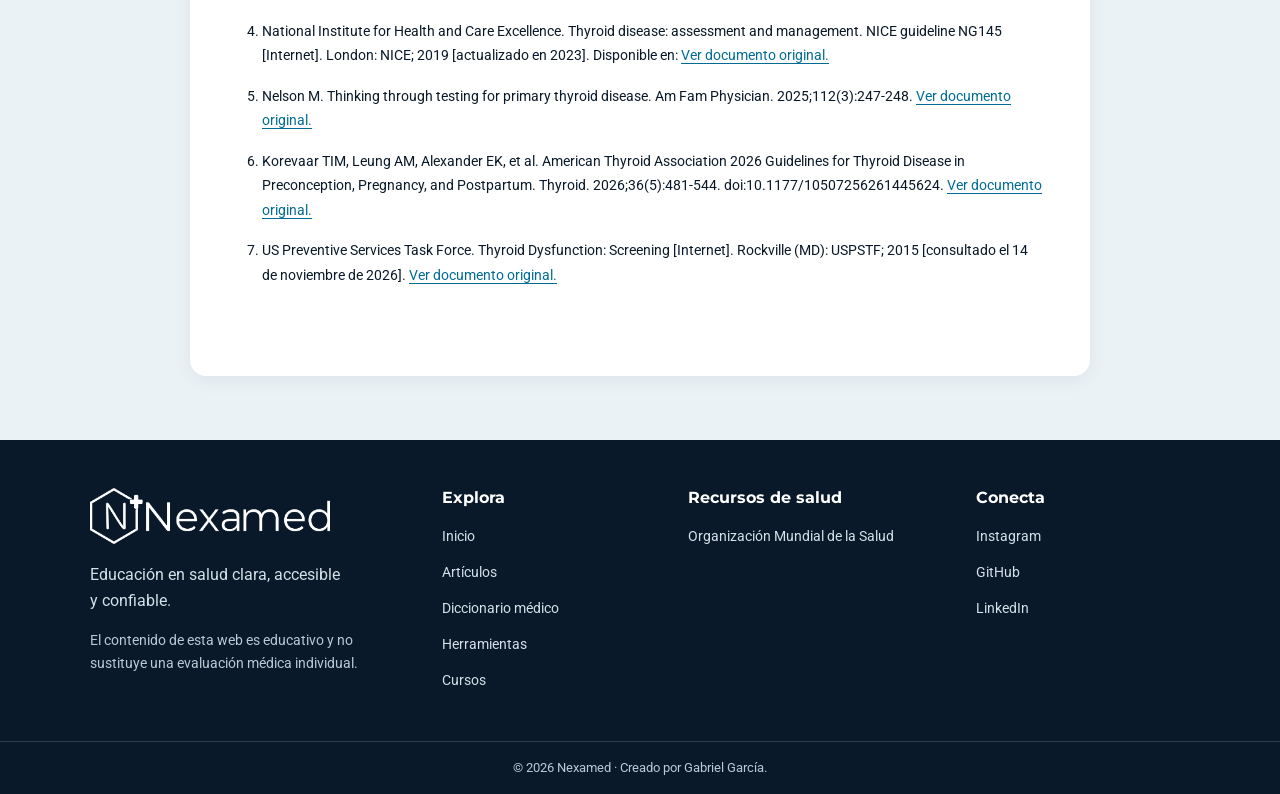
<file: src/articulos/hipotiroidismo.html>
<!DOCTYPE html>
<html lang="es">
<head>
    <meta charset="UTF-8">
    <meta name="viewport" content="width=device-width, initial-scale=1.0">
    <title>Hipotiroidismo | Nexamed</title>
    <link rel="icon" type="image/svg+xml" href="../imagenes/Nexamed-favicon.svg">
    <meta name="description" content="Aprende qué es el hipotiroidismo, sus causas, síntomas, diagnóstico y tratamiento. Conoce cómo controlar esta alteración de la tiroides.">
    <link rel="stylesheet" href="../css/estilos.css">
    <meta property="og:type" content="article">
    <meta property="og:title" content="Hipotiroidismo | Nexamed">
    <meta property="og:description" content="El hipotiroidismo puede provocar cansancio, intolerancia al frío y otros síntomas. Descubre cómo se diagnostica, cuándo necesita tratamiento y cómo se controla.">
    <meta property="og:url" content="https://medgabrielgarcia-star.github.io/Nexamed-edu/src/articulos/hipotiroidismo.html">
    <meta property="og:image" content="https://medgabrielgarcia-star.github.io/Nexamed-edu/src/imagenes/hipotiroidismo.png">
    <meta property="og:site_name" content="Nexamed">
    <link
    rel="canonical"
    href="https://medgabrielgarcia-star.github.io/Nexamed-edu/src/articulos/sueño.html"
>
</head>
<body>
    <header class="cabecera">
    <a class="marca" href="../../index.html" aria-label="Nexamed Edu, página de inicio">
      <img src="../imagenes/Nexamed-logo.png" alt="Nexamed Logo">
    </a>

    <nav class="navegacion" id="menu__principal" aria-label="navegación principal">

      <a class="navegacion__enlace" href="../../index.html">
        <span class="navegacion__icono" aria-hidden="true">
          <svg xmlns="http://www.w3.org/2000/svg" width="24" height="24" viewBox="0 0 24 24" fill="none" stroke="currentColor" stroke-width="2" stroke-linecap="round" stroke-linejoin="round" class="lucide lucide-house preview-icon"><path d="M15 21v-8a1 1 0 0 0-1-1h-4a1 1 0 0 0-1 1v8"/><path d="M3 10a2 2 0 0 1 .709-1.528l7-6a2 2 0 0 1 2.582 0l7 6A2 2 0 0 1 21 10v9a2 2 0 0 1-2 2H5a2 2 0 0 1-2-2z"/></svg>
        </span>
        <span>Inicio</span>
      </a>

      <a class="navegacion__enlace" href="../articulos.html" aria-current="page">
        <span class="navegacion__icono" aria-hidden="true"><svg xmlns="http://www.w3.org/2000/svg" width="24" height="24" viewBox="0 0 24 24" fill="none" stroke="currentColor" stroke-width="2" stroke-linecap="round" stroke-linejoin="round" class="lucide lucide-book preview-icon"><path d="M4 19.5v-15A2.5 2.5 0 0 1 6.5 2H19a1 1 0 0 1 1 1v18a1 1 0 0 1-1 1H6.5a1 1 0 0 1 0-5H20"/></svg></span>
        <span>Artículos</span>
      </a>

      <a class="navegacion__enlace" href="#">
        <span class="navegacion__icono" aria-hidden="true">
          <svg xmlns="http://www.w3.org/2000/svg" width="24" height="24" viewBox="0 0 24 24" fill="none" stroke="currentColor" stroke-width="2" stroke-linecap="round" stroke-linejoin="round" class="lucide lucide-book-a preview-icon"><path d="M4 19.5v-15A2.5 2.5 0 0 1 6.5 2H19a1 1 0 0 1 1 1v18a1 1 0 0 1-1 1H6.5a1 1 0 0 1 0-5H20"/><path d="m8 13 4-7 4 7"/><path d="M9.1 11h5.7"/></svg>
        </span>
        <span>Diccionario</span>
      </a>

      <a class="navegacion__enlace" href="#">
        <span class="navegacion__icono" aria-hidden="true">
          <svg xmlns="http://www.w3.org/2000/svg" width="24" height="24" viewBox="0 0 24 24" fill="none" stroke="currentColor" stroke-width="2" stroke-linecap="round" stroke-linejoin="round" class="lucide lucide-stethoscope preview-icon"><path d="M11 2v2"/><path d="M5 2v2"/><path d="M5 3H4a2 2 0 0 0-2 2v4a6 6 0 0 0 12 0V5a2 2 0 0 0-2-2h-1"/><path d="M8 15a6 6 0 0 0 12 0v-3"/><circle cx="20" cy="10" r="2"/></svg>
        </span>
        <span>Herramientas</span>
      </a>

      <a class="navegacion__enlace" href="#">
        <span class="navegacion__icono" aria-hidden="true">
          <svg xmlns="http://www.w3.org/2000/svg" width="24" height="24" viewBox="0 0 24 24" fill="none" stroke="currentColor" stroke-width="2" stroke-linecap="round" stroke-linejoin="round" class="lucide lucide-graduation-cap preview-icon"><path d="M21.42 10.922a1 1 0 0 0-.019-1.838L12.83 5.18a2 2 0 0 0-1.66 0L2.6 9.08a1 1 0 0 0 0 1.832l8.57 3.908a2 2 0 0 0 1.66 0z"/><path d="M22 10v6"/><path d="M6 12.5V16a6 3 0 0 0 12 0v-3.5"/></svg>
        </span>
        <span>Cursos</span>
      </a>

    </nav>

    <button class="menu__toggle" type="button" aria-label="Abrir menú de navegación" aria-expanded="false" aria-controls="menu__principal">
      <svg
    xmlns="http://www.w3.org/2000/svg"
    width="28"
    height="28"
    viewBox="0 0 24 24"
    fill="none"
    stroke="currentColor"
    stroke-width="2"
    stroke-linecap="round"
    stroke-linejoin="round"
    aria-hidden="true"
  >
    <path d="M4 6h16M4 12h16M4 18h16"/>
  </svg>
    </button>
  </header>

  <main>
    <a href="../articulos.html" class="articulo__volver">← Volver a los artículos</a>

    <article class="articulo">
        <header class="articulo__encabezado">
            <p class="articulo__categoria">Enfermedades endocrinas y metabólicas</p>
            <h1 class="articulo__titulo">Hipotiroidismo: lo que necesitas saber</h1>
            <p class="articulo__descripcion">Aprende qué es, por qué ocurre, cómo se diagnostica y cómo se controla con tratamiento.</p>

            <div class="articulo__metadatos">
                <p>Autor: Dr. Gabriel García</p>
                <p>Última actualización: <time datetime="2026-11">noviembre de 2026</time></p>
                <p>Tiempo de lectura: 9 minutos</p>
            </div>

            <figure class="articulo__imagen-principal">
                <img src="../imagenes/hipotiroidismo.png" alt="Ilustración anatómica de la glándula tiroides situada en la parte anterior del cuello.">
                <figcaption>La glándula tiroides produce hormonas que intervienen en la regulación del metabolismo.</figcaption>
            </figure>
        </header>

        <section class="articulo__seccion articulo__resumen">
            <h2>En pocas palabras</h2>
            <p>El hipotiroidismo ocurre cuando la glándula tiroides no produce suficientes hormonas para cubrir las necesidades del organismo. Puede causar cansancio, aumento de peso, sensibilidad al frío y otros síntomas, aunque algunas personas no presentan señales evidentes.</p>
            <p>Se diagnostica mediante análisis de sangre, principalmente midiendo la TSH y la T4 libre. El tratamiento habitual es la levotiroxina, un medicamento que reemplaza la hormona que falta. Con una dosis adecuada y controles periódicos, la mayoría de las personas puede llevar una vida normal.</p>
        </section>

        <nav class="articulo__indice" aria-labelledby="titulo-indice">
            <h2 id="titulo-indice">Contenido del artículo</h2>
            <ul>
                <li><a href="#que-es">¿Qué es el hipotiroidismo?</a></li>
                <li><a href="#causas">Causas y factores de riesgo</a></li>
                <li><a href="#sintomas">Síntomas</a></li>
                <li><a href="#complicaciones">Complicaciones</a></li>
                <li><a href="#diagnostico">¿Cómo se diagnostica?</a></li>
                <li><a href="#tratamiento">Tratamiento</a></li>
                <li><a href="#embarazo">Hipotiroidismo y embarazo</a></li>
                <li><a href="#cuando-consultar">¿Cuándo consultar al médico?</a></li>
                <li><a href="#referencia">Referencias científicas</a></li>
            </ul>
        </nav>

        <section class="articulo__seccion" id="que-es">
            <h2>¿Qué es el hipotiroidismo?</h2>
            <p>El hipotiroidismo, también llamado tiroides hipoactiva, ocurre cuando la glándula tiroides no produce suficientes hormonas tiroideas para satisfacer las necesidades del cuerpo. La tiroides es una pequeña glándula con forma de mariposa ubicada en la parte delantera del cuello.<a href="#ref-niddk-hipo" aria-label="Referencia 1">[1]</a></p>
            <p>Las hormonas tiroideas controlan la forma en que el cuerpo usa la energía y, por eso, afectan a casi todos los órganos, incluso al ritmo del corazón. Cuando faltan, muchas funciones del organismo se enlentecen.<a href="#ref-niddk-hipo" aria-label="Referencia 1">[1]</a></p>
            <p>Es un problema frecuente: en Estados Unidos afecta a cerca de 5 de cada 100 personas de 12 años o más, aunque la mayoría de los casos son leves o tienen pocos síntomas evidentes.<a href="#ref-niddk-hipo" aria-label="Referencia 1">[1]</a> Es más común en las mujeres que en los hombres y en las personas mayores de 60 años.<a href="#ref-niddk-hipo" aria-label="Referencia 1">[1]</a></p>
        </section>

        <section class="articulo__seccion" id="causas">
            <h2>Causas y factores de riesgo</h2>
            <p>El hipotiroidismo tiene varias causas:<a href="#ref-niddk-hipo" aria-label="Referencia 1">[1]</a></p>
            <ul>
                <li><strong>Enfermedad de Hashimoto:</strong> es la causa más frecuente. Es un trastorno autoinmune en el que el sistema inmunitario ataca la tiroides, que se inflama y deja de producir suficientes hormonas.</li>
                <li><strong>Tiroiditis:</strong> inflamación de la tiroides que, tras una fase inicial de exceso de hormona, puede dar lugar a un hipotiroidismo. Incluye la tiroiditis posparto, que aparece después de un parto.</li>
                <li><strong>Hipotiroidismo congénito:</strong> presente desde el nacimiento.</li>
                <li><strong>Cirugía de la tiroides:</strong> la extirpación total siempre produce hipotiroidismo; la parcial puede producirlo.</li>
                <li><strong>Radiación sobre la tiroides:</strong> el yodo radiactivo que se usa para tratar el hipertiroidismo destruye gradualmente las células de la glándula, y la radioterapia en cabeza o cuello también puede dañarla.</li>
                <li><strong>Algunos medicamentos:</strong> ciertos medicamentos para el corazón, para el trastorno bipolar y para el cáncer pueden interferir con la producción de hormonas tiroideas.</li>
            </ul>
            <p>Con menos frecuencia, el hipotiroidismo se debe a un exceso o a una falta de yodo en la dieta, o a trastornos de la glándula hipófisis o del hipotálamo.<a href="#ref-niddk-hipo" aria-label="Referencia 1">[1]</a></p>
            <p><strong>Tienes más probabilidades de desarrollarlo si:</strong><a href="#ref-niddk-hipo" aria-label="Referencia 1">[1]</a></p>
            <ul>
                <li>Has tenido antes un problema de tiroides, como un bocio.</li>
                <li>Te han operado la tiroides o recibido yodo radiactivo.</li>
                <li>Has recibido radioterapia en la tiroides, el cuello o el pecho.</li>
                <li>Tienes antecedentes familiares de enfermedad de la tiroides.</li>
                <li>Estuviste embarazada en los últimos 6 meses.</li>
                <li>Tienes síndrome de Turner.</li>
                <li>Tienes otras enfermedades como celiaquía, síndrome de Sjögren, anemia perniciosa, diabetes tipo 1 o tipo 2, artritis reumatoide o lupus.</li>
            </ul>
            <p>La enfermedad de Hashimoto es de 4 a 10 veces más frecuente en las mujeres y suele aparecer entre los 30 y los 50 años, aunque puede presentarse en adolescentes y mujeres jóvenes. El riesgo aumenta si hay familiares con la enfermedad.<a href="#ref-niddk-hashimoto" aria-label="Referencia 2">[2]</a></p>
        </section>

        <section class="articulo__seccion" id="sintomas">
            <h2>¿Cuáles son los síntomas?</h2>
            <p>Los síntomas varían de una persona a otra. Entre los más comunes se encuentran:<a href="#ref-niddk-hipo" aria-label="Referencia 1">[1]</a></p>
            <ul>
                <li>Cansancio.</li>
                <li>Aumento de peso.</li>
                <li>Mala tolerancia al frío.</li>
                <li>Dolor en las articulaciones y los músculos.</li>
                <li>Piel seca y cabello seco o fino.</li>
                <li>Menstruaciones abundantes o irregulares, o problemas de fertilidad.</li>
                <li>Latidos del corazón más lentos.</li>
                <li>Depresión.</li>
            </ul>
            <p>Además, como el hipotiroidismo se desarrolla lentamente, es posible no notar síntomas durante meses o incluso años.<a href="#ref-niddk-hipo" aria-label="Referencia 1">[1]</a> En la enfermedad de Hashimoto, la tiroides puede agrandarse (bocio) y hacer que el frente del cuello se vea hinchado, aunque generalmente no duele.<a href="#ref-niddk-hashimoto" aria-label="Referencia 2">[2]</a></p>
            <p>Muchos de estos síntomas, especialmente el cansancio y el aumento de peso, son muy frecuentes y no significan necesariamente que haya un problema de tiroides. El diagnóstico no puede basarse solo en los síntomas.<a href="#ref-niddk-hipo" aria-label="Referencia 1">[1]</a></p>
            <p><strong>Cuándo buscar atención urgente:</strong> en casos muy raros y graves de hipotiroidismo no tratado puede aparecer el coma mixedematoso, una forma extrema en la que las funciones del cuerpo se enlentecen hasta un punto que pone en riesgo la vida y que requiere tratamiento médico inmediato.<a href="#ref-niddk-hipo" aria-label="Referencia 1">[1]</a> Si una persona con hipotiroidismo presenta somnolencia extrema, confusión o pérdida del conocimiento, debe acudir de inmediato a urgencias.</p>
        </section>

        <section class="articulo__seccion" id="complicaciones">
            <h2>Complicaciones del hipotiroidismo no tratado</h2>
            <p>Si no se trata, el hipotiroidismo puede provocar varios problemas de salud:<a href="#ref-niddk-hashimoto" aria-label="Referencia 2">[2]</a></p>
            <ul>
                <li><strong>Colesterol elevado:</strong> el hipotiroidismo puede contribuir al aumento del colesterol. Por eso, cuando se detecta colesterol elevado, el médico puede considerar evaluar la función tiroidea para descartar esta causa.<a href="#ref-niddk-hipo" aria-label="Referencia 1">[1]</a></li>
                <li>Enfermedad del corazón e insuficiencia cardíaca.</li>
                <li>Presión arterial alta.</li>
                <li>Problemas durante el embarazo.</li>
                <li>Coma mixedematoso, una complicación rara pero potencialmente mortal.</li>
            </ul>
            <p>En los recién nacidos, el hipotiroidismo congénito no tratado puede causar discapacidad intelectual y retraso del crecimiento. El tratamiento temprano evita estos problemas, y por eso a la mayoría de los recién nacidos se les hace una prueba de detección.<a href="#ref-niddk-hipo" aria-label="Referencia 1">[1]</a></p>
            <p>La buena noticia es que el hipotiroidismo se puede controlar bien con tratamiento y seguimiento regular.<a href="#ref-niddk-hashimoto" aria-label="Referencia 2">[2]</a></p>
        </section>

        <section class="articulo__seccion" id="diagnostico">
            <h2>¿Cómo se diagnostica el hipotiroidismo?</h2>
            <p>El médico realiza una historia clínica y un examen físico, y solicita análisis de sangre y, en ocasiones, estudios de imagen para confirmar el diagnóstico y buscar la causa.<a href="#ref-niddk-hipo" aria-label="Referencia 1">[1]</a></p>
            <p>En personas sin sospecha de enfermedad de la hipófisis o del hipotálamo, la prueba inicial suele ser la hormona estimulante de la tiroides (TSH). Si está elevada, se mide la tiroxina libre (T4 libre) para confirmar el diagnóstico y determinar su gravedad.<a href="#ref-afp" aria-label="Referencia 5">[5]</a> Cuando la TSH está elevada y la T4 libre permanece dentro del intervalo de referencia, se denomina hipotiroidismo subclínico. En cambio, cuando la TSH está elevada y la T4 libre está disminuida, se habla de hipotiroidismo primario manifiesto.<a href="#ref-afp" aria-label="Referencia 5">[5]</a></p>
            <p>Si existe sospecha de una alteración de la hipófisis o del hipotálamo, deben evaluarse tanto la TSH como la T4 libre, ya que en el hipotiroidismo central la TSH puede no estar elevada.<a href="#ref-afp" aria-label="Referencia 5">[5]</a></p>
            <p>Si se sospecha enfermedad de Hashimoto, pueden medirse los anticuerpos contra la peroxidasa tiroidea (anti-TPO), que suelen estar elevados en las personas con esta enfermedad. Si los anticuerpos son negativos, pero persiste la sospecha clínica, el médico valorará otros estudios según los hallazgos de la exploración física y los resultados de laboratorio. La ecografía se utiliza principalmente cuando se sospechan alteraciones estructurales de la glándula, como bocio o nódulos.<a href="#ref-niddk-hashimoto" aria-label="Referencia 2">[2]</a></p>
            <p><strong>Aspectos que el médico tiene en cuenta:</strong></p>
            <ul>
                <li>Un resultado alterado no siempre indica enfermedad de la tiroides: algunos medicamentos, enfermedades agudas y trastornos de la hipófisis o del hipotálamo también pueden alterar la TSH.<a href="#ref-afp" aria-label="Referencia 5">[5]</a></li>
                <li>En un estudio con adultos mayores europeos, el 60,8 % de quienes tenían hipotiroidismo subclínico normalizó su función tiroidea de forma espontánea en un año. Por eso, a menudo conviene repetir la prueba antes de decidir un tratamiento.<a href="#ref-afp" aria-label="Referencia 5">[5]</a></li>
                <li>Si tomas suplementos de biotina, informa al médico y al laboratorio antes de realizarte las pruebas. La biotina puede interferir con algunos análisis de función tiroidea y alterar sus resultados. Según la dosis y el método utilizado por el laboratorio, podrían recomendarte suspenderla temporalmente antes de la extracción.<a href="#ref-afp" aria-label="Referencia 5">[5]</a></li>
                <li>Las mujeres que tienen dificultad para quedar embarazadas suelen hacerse pruebas de tiroides, porque el hipotiroidismo puede causar problemas de fertilidad.<a href="#ref-niddk-hipo" aria-label="Referencia 1">[1]</a></li>
            </ul>
            <p>El Grupo de Trabajo de Servicios Preventivos de Estados Unidos (USPSTF) considera que la evidencia es insuficiente para establecer un balance entre beneficios y daños del cribado sistemático de la disfunción tiroidea en adultos no embarazados y sin síntomas. Esta recomendación no sustituye la evaluación de personas con síntomas o sospecha clínica.<a href="#ref-uspstf" aria-label="Referencia 7">[7]</a></p>
        </section>

        <section class="articulo__seccion" id="tratamiento">
            <h2>Tratamiento</h2>
            <p>El hipotiroidismo se trata reemplazando las hormonas que la tiroides ya no puede producir. El medicamento que se utiliza es la <strong>levotiroxina</strong>, una hormona tiroidea idéntica a la que produce una tiroides sana.<a href="#ref-niddk-hipo" aria-label="Referencia 1">[1]</a> Es el tratamiento recomendado por las guías de la Asociación Americana de la Tiroides (ATA).<a href="#ref-ata" aria-label="Referencia 3">[3]</a> Se presenta habitualmente en comprimidos, aunque también existe en forma líquida y en cápsulas blandas, que pueden ayudar a personas con problemas digestivos que dificultan su absorción.<a href="#ref-niddk-hipo" aria-label="Referencia 1">[1]</a></p>

            <h3>Cómo tomar la levotiroxina</h3>
            <ul>
                <li>La levotiroxina suele tomarse con agua, con el estómago vacío, entre 30 y 60 minutos antes del desayuno. También puede administrarse por la noche, siempre que hayan transcurrido varias horas desde la última comida y se mantenga un horario constante.<a href="#ref-niddk-hashimoto" aria-label="Referencia 2">[2]</a></li>
                <li>Los suplementos de hierro y calcio, así como algunos medicamentos, pueden disminuir su absorción. Por lo general, se recomienda separar su administración de la levotiroxina al menos 4 horas. El café y algunos alimentos también pueden interferir con su absorción.</li>
                <li>No suspendas el tratamiento ni modifiques la dosis sin consultar previamente con tu médico.<a href="#ref-niddk-hashimoto" aria-label="Referencia 2">[2]</a></li>
            </ul>

            <h3>Seguimiento</h3>
            <p>Unas 6 a 8 semanas después de empezar el tratamiento se realiza un análisis de sangre para ajustar la dosis si hace falta, y se repite cada vez que la dosis cambia. Cuando se alcanza una dosis adecuada, el análisis suele repetirse a los 6 meses y luego una vez al año.<a href="#ref-niddk-hipo" aria-label="Referencia 1">[1]</a> La dosis se ajusta según la TSH.<a href="#ref-afp" aria-label="Referencia 5">[5]</a></p>
            <p>Tomar demasiada hormona tiroidea puede causar problemas graves, como fibrilación auricular u osteoporosis.<a href="#ref-niddk-hipo" aria-label="Referencia 1">[1]</a> Con la dosis correcta y con controles regulares, el hipotiroidismo puede controlarse bien.<a href="#ref-niddk-hipo" aria-label="Referencia 1">[1]</a></p>

            <h3>Hipotiroidismo subclínico: ¿siempre se trata?</h3>
            <p>No. El tratamiento depende de la concentración de TSH, la edad, los síntomas, los anticuerpos anti-TPO y otras condiciones clínicas.</p>
            <p>En adultos con TSH igual o superior a 10 mUI/L, confirmada en dos mediciones separadas por aproximadamente tres meses, suele considerarse el tratamiento con levotiroxina.</p>
            <p>Cuando la TSH está elevada, pero es inferior a 10 mUI/L, el médico puede optar por vigilar la función tiroidea o considerar un tratamiento individualizado, especialmente si existen síntomas persistentes u otros factores que aumentan el riesgo de progresión.</p>
            <p>La presencia de anticuerpos anti-TPO puede apoyar el diagnóstico de tiroiditis autoinmune y ayudar a estimar el riesgo de progresión, pero no significa que todas las personas deban recibir tratamiento.</p>
            <p>Por eso, no todas las personas con hipotiroidismo subclínico necesitan medicación.<a href="#ref-afp" aria-label="Referencia 5">[5]</a></p>

            <h3>Alimentación y yodo</h3>
            <p>La tiroides necesita yodo para producir sus hormonas. Sin embargo, tanto la deficiencia como el consumo excesivo pueden afectar su funcionamiento. En personas con enfermedad de Hashimoto u otros trastornos tiroideos autoinmunes, un exceso de yodo puede empeorar la alteración de la función tiroidea. Algunas fuentes con concentraciones elevadas de este mineral son las algas marinas, como el kelp y la dulse, así como determinados suplementos de yodo.<a href="#ref-niddk-hipo" aria-label="Referencia 1">[1]</a></p>
            <p>Esto no significa que debas evitar todos los alimentos que contienen yodo, ya que es un nutriente esencial para el organismo. Lo importante es evitar el consumo excesivo y consultar con el equipo de salud antes de utilizar suplementos.<a href="#ref-niddk-hashimoto" aria-label="Referencia 2">[2]</a></p>
            <p><strong>Importante:</strong> no se debe iniciar, suspender ni modificar el tratamiento tiroideo sin consultar previamente con el profesional responsable de la atención.</p>
        </section>

        <section class="articulo__seccion" id="embarazo">
            <h2>Hipotiroidismo y embarazo</h2>
            <p>El hipotiroidismo manifiesto sin tratamiento o con un control inadecuado durante el embarazo puede aumentar el riesgo de complicaciones para la madre y el bebé, como pérdida del embarazo, hipertensión gestacional y parto prematuro. También puede afectar el desarrollo del bebé. La levotiroxina es el tratamiento indicado y puede utilizarse de forma segura durante el embarazo.<a href="#ref-ata-embarazo" aria-label="Referencia 6">[6]</a></p>
            <p>Las necesidades de hormona tiroidea suelen aumentar durante la gestación. Por eso, las mujeres que ya reciben levotiroxina necesitan una evaluación temprana y controles periódicos de la función tiroidea para ajustar la dosis cuando sea necesario. También es importante separar la levotiroxina de los suplementos prenatales que contienen hierro o calcio, ya que pueden disminuir su absorción.<a href="#ref-ata-embarazo" aria-label="Referencia 6">[6]</a></p>
            <p>Si tomas levotiroxina y descubres que estás embarazada, contacta cuanto antes con tu médico para revisar el tratamiento y solicitar los análisis correspondientes. No modifiques la dosis por tu cuenta. Si planeas un embarazo y tienes antecedentes de enfermedad tiroidea, consulta antes de la concepción para evaluar tu función tiroidea.<a href="#ref-ata-embarazo" aria-label="Referencia 6">[6]</a></p>
        </section>

        <section class="articulo__seccion" id="cuando-consultar">
            <h2>¿Cuándo consultar al médico?</h2>
            <ul>
                <li>Si presentas síntomas persistentes que podrían relacionarse con una alteración tiroidea, especialmente si tienes antecedentes familiares de enfermedad de la tiroides o padeces otra enfermedad autoinmune.</li>
                <li>Si tienes el colesterol alto o dificultades para quedar embarazada, para que valoren si es necesario estudiar la tiroides.<a href="#ref-niddk-hipo" aria-label="Referencia 1">[1]</a></li>
                <li>Si notas hinchazón o un bulto en la parte delantera del cuello.</li>
                <li>Si ya tomas levotiroxina y tienes síntomas que no mejoran, dudas sobre cómo tomarla o síntomas de exceso de hormona, como palpitaciones.</li>
                <li>Si estás en tratamiento y quedas embarazada: contacta a tu médico de inmediato.<a href="#ref-niddk-hipo" aria-label="Referencia 1">[1]</a></li>
                <li>De inmediato, si presentas los signos de alarma descritos en la sección de síntomas.</li>
            </ul>
            <p><strong>Aviso:</strong> este artículo tiene fines informativos y no sustituye la valoración de un profesional de salud. No aborda en detalle el hipotiroidismo congénito ni el manejo de la tiroides durante el embarazo, que requieren un seguimiento especializado.</p>
        </section>

        <section class="articulo__seccion" id="referencia">
            <h2>Referencias científicas</h2>
            <ol>
                <li id="ref-niddk-hipo">National Institute of Diabetes and Digestive and Kidney Diseases. Hypothyroidism (Underactive Thyroid) [Internet]. Bethesda (MD): NIH; revisado en marzo de 2021 [consultado el 14 de noviembre de 2026]. Disponible en inglés. <a href="https://www.niddk.nih.gov/health-information/endocrine-diseases/hypothyroidism" target="_blank" rel="noopener noreferrer">Ver documento original.</a></li>
                <li id="ref-niddk-hashimoto">National Institute of Diabetes and Digestive and Kidney Diseases. Hashimoto's Disease [Internet]. Bethesda (MD): NIH; revisado en junio de 2021 [consultado el 14 de noviembre de 2026]. Disponible en inglés. <a href="https://www.niddk.nih.gov/health-information/endocrine-diseases/hashimotos-disease" target="_blank" rel="noopener noreferrer">Ver documento original.</a></li>
                <li id="ref-ata">Jonklaas J, Bianco AC, Bauer AJ, et al.; American Thyroid Association Task Force on Thyroid Hormone Replacement. Guidelines for the treatment of hypothyroidism: prepared by the American Thyroid Association Task Force on Thyroid Hormone Replacement. Thyroid. 2014;24(12):1670-1751. doi:10.1089/thy.2014.0028. <a href="https://doi.org/10.1089/thy.2014.0028" target="_blank" rel="noopener noreferrer">Ver documento original.</a></li>
                <li id="ref-aace">National Institute for Health and Care Excellence. Thyroid disease: assessment and management. NICE guideline NG145 [Internet]. London: NICE; 2019 [actualizado en 2023]. Disponible en: <a href="https://www.nice.org.uk/guidance/ng145" target="_blank" rel="noopener noreferrer">Ver documento original.</a></li>
                <li id="ref-afp">Nelson M. Thinking through testing for primary thyroid disease. Am Fam Physician. 2025;112(3):247-248. <a href="https://www.aafp.org/afp/2025/0900/editorials-primary-thyroid-disease" target="_blank" rel="noopener noreferrer">Ver documento original.</a></li>
                <li id="ref-ata-embarazo">Korevaar TIM, Leung AM, Alexander EK, et al. American Thyroid Association 2026 Guidelines for Thyroid Disease in Preconception, Pregnancy, and Postpartum. Thyroid. 2026;36(5):481-544. doi:10.1177/10507256261445624. <a href="https://doi.org/10.1177/10507256261445624" target="_blank" rel="noopener noreferrer">Ver documento original.</a></li>
                <li id="ref-uspstf">US Preventive Services Task Force. Thyroid Dysfunction: Screening [Internet]. Rockville (MD): USPSTF; 2015 [consultado el 14 de noviembre de 2026]. <a href="https://www.uspreventiveservicestaskforce.org/uspstf/recommendation/thyroid-dysfunction-screening" target="_blank" rel="noopener noreferrer">Ver documento original.</a></li>
            </ol>
        </section>
    </article>
</main>

  <footer class="pie">
    <div class="pie__contenido">
      <section class="pie__marca">
        <a class="pie__logo" href="../../index.html">
          <img src="../imagenes/Nexamed-logo-blanco1.png" alt="Nexamed Logo">
        </a>
        <p class="pie__descripcion">Educación en salud clara, accesible y confiable.</p>
        <p class="pie__aviso">El contenido de esta web es educativo y no sustituye una evaluación médica individual.</p>
      </section>
      
      <nav class="pie__columna" aria-label="Explorar Nexamed">
        <h2>Explora</h2>
        <ul>
          <li><a href="../../index.html">Inicio</a></li>
          <li><a href="../articulos.html">Artículos</a></li>
          <li><a href="#">Diccionario médico</a></li>
          <li><a href="#">Herramientas</a></li>
          <li><a href="#">Cursos</a></li>
        </ul>
      </nav>
      
      <section class="pie__columna">
        <h2>Recursos de salud</h2>
        <ul>
          <li><a href="#" target="_blank" rel="noopener noreferrer">Organización Mundial de la Salud</a></li>
        </ul>
      </section>
      
      <section class="pie__columna">
      <h2>Conecta</h2>
      <ul>
        <li>
          <a href="https://www.instagram.com/md_gabrielgarcia"
             target="_blank"
             rel="noopener noreferrer">
            Instagram
          </a>
        </li>
        <li>
          <a href="https://github.com/medgabrielgarcia-star/nexamed"
             target="_blank"
             rel="noopener noreferrer">
            GitHub
          </a>
        </li>
        <li>
          <a href="https://www.linkedin.com/in/gabriel-marcelo-garcia-villacis-51a0a8239"
             target="_blank"
             rel="noopener noreferrer">
            LinkedIn
          </a>
        </li>
      </ul>
    </section>
    </div>
    
      <div class="pie__inferior">
    <p>© 2026 Nexamed · Creado por Gabriel García.</p>
  </div>
  
  </footer>
    <script src="../js/script.js" defer></script>
</body>
</html>
</file>
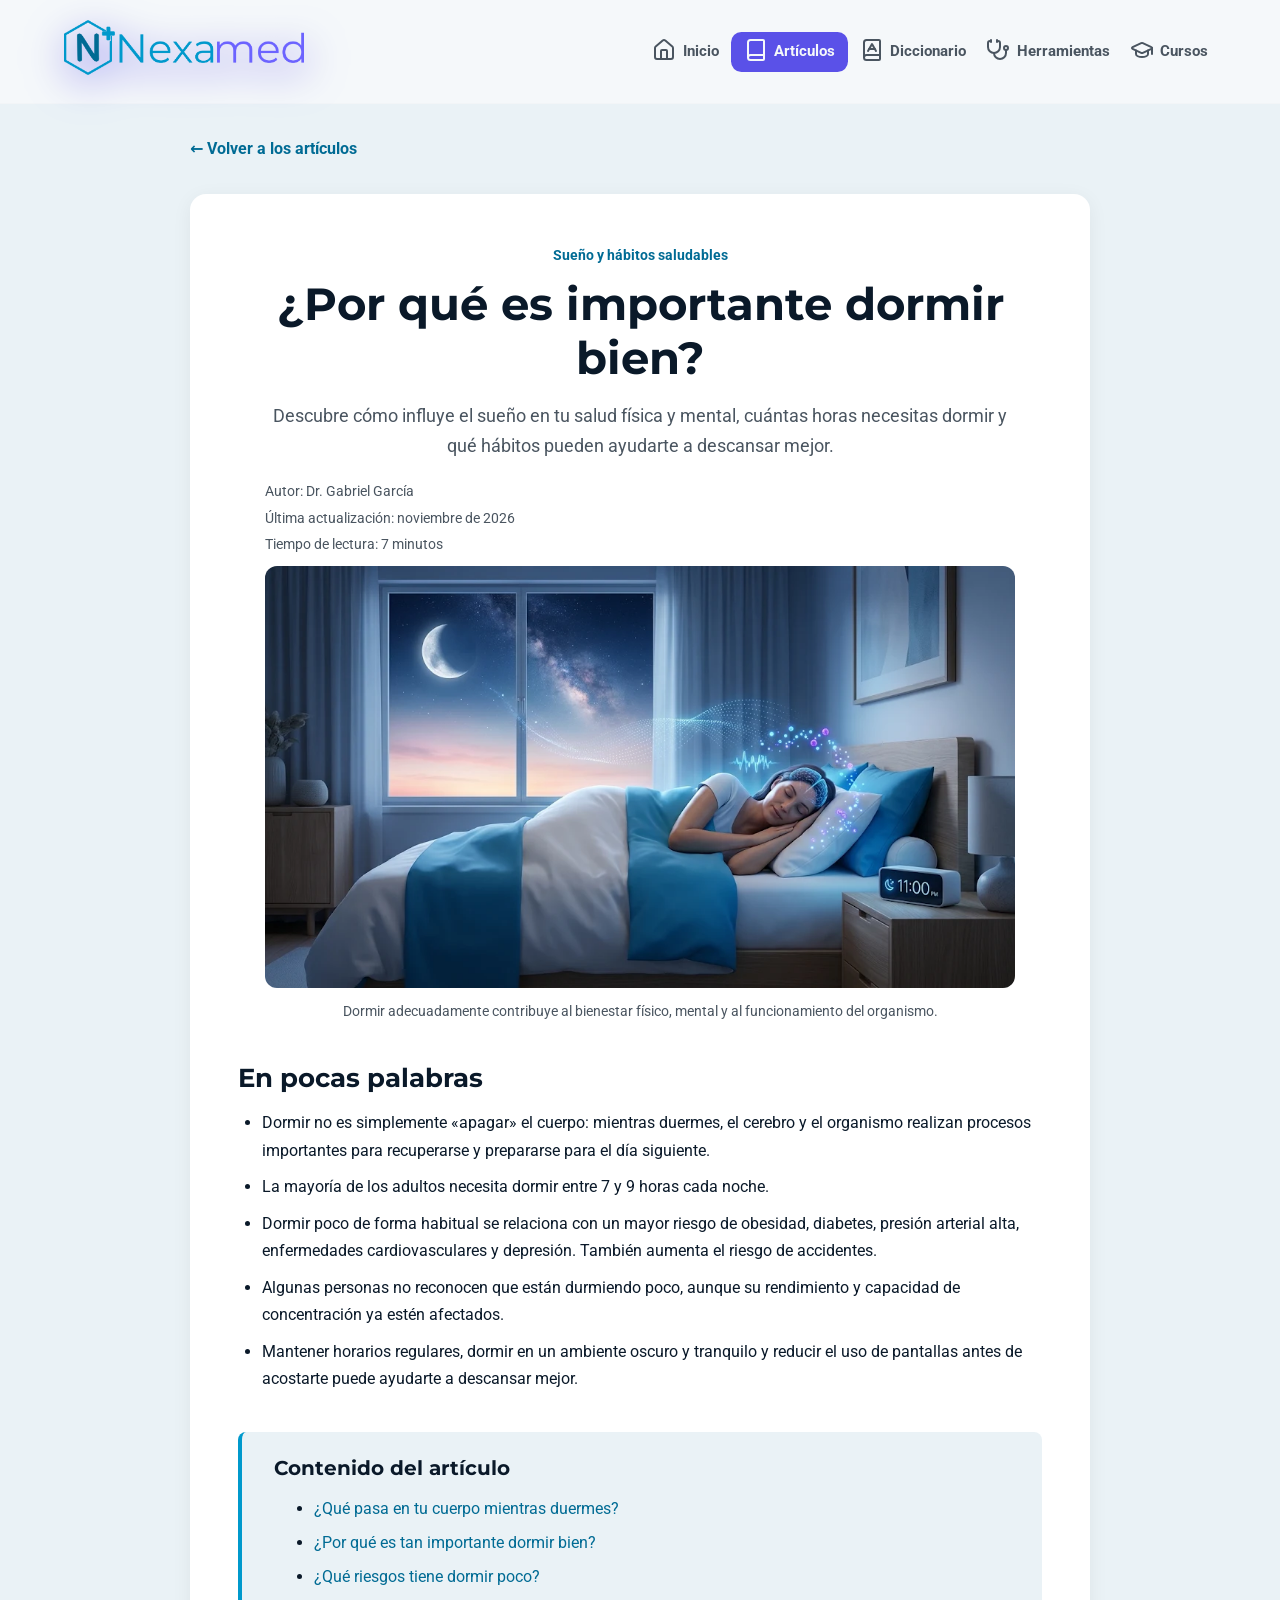
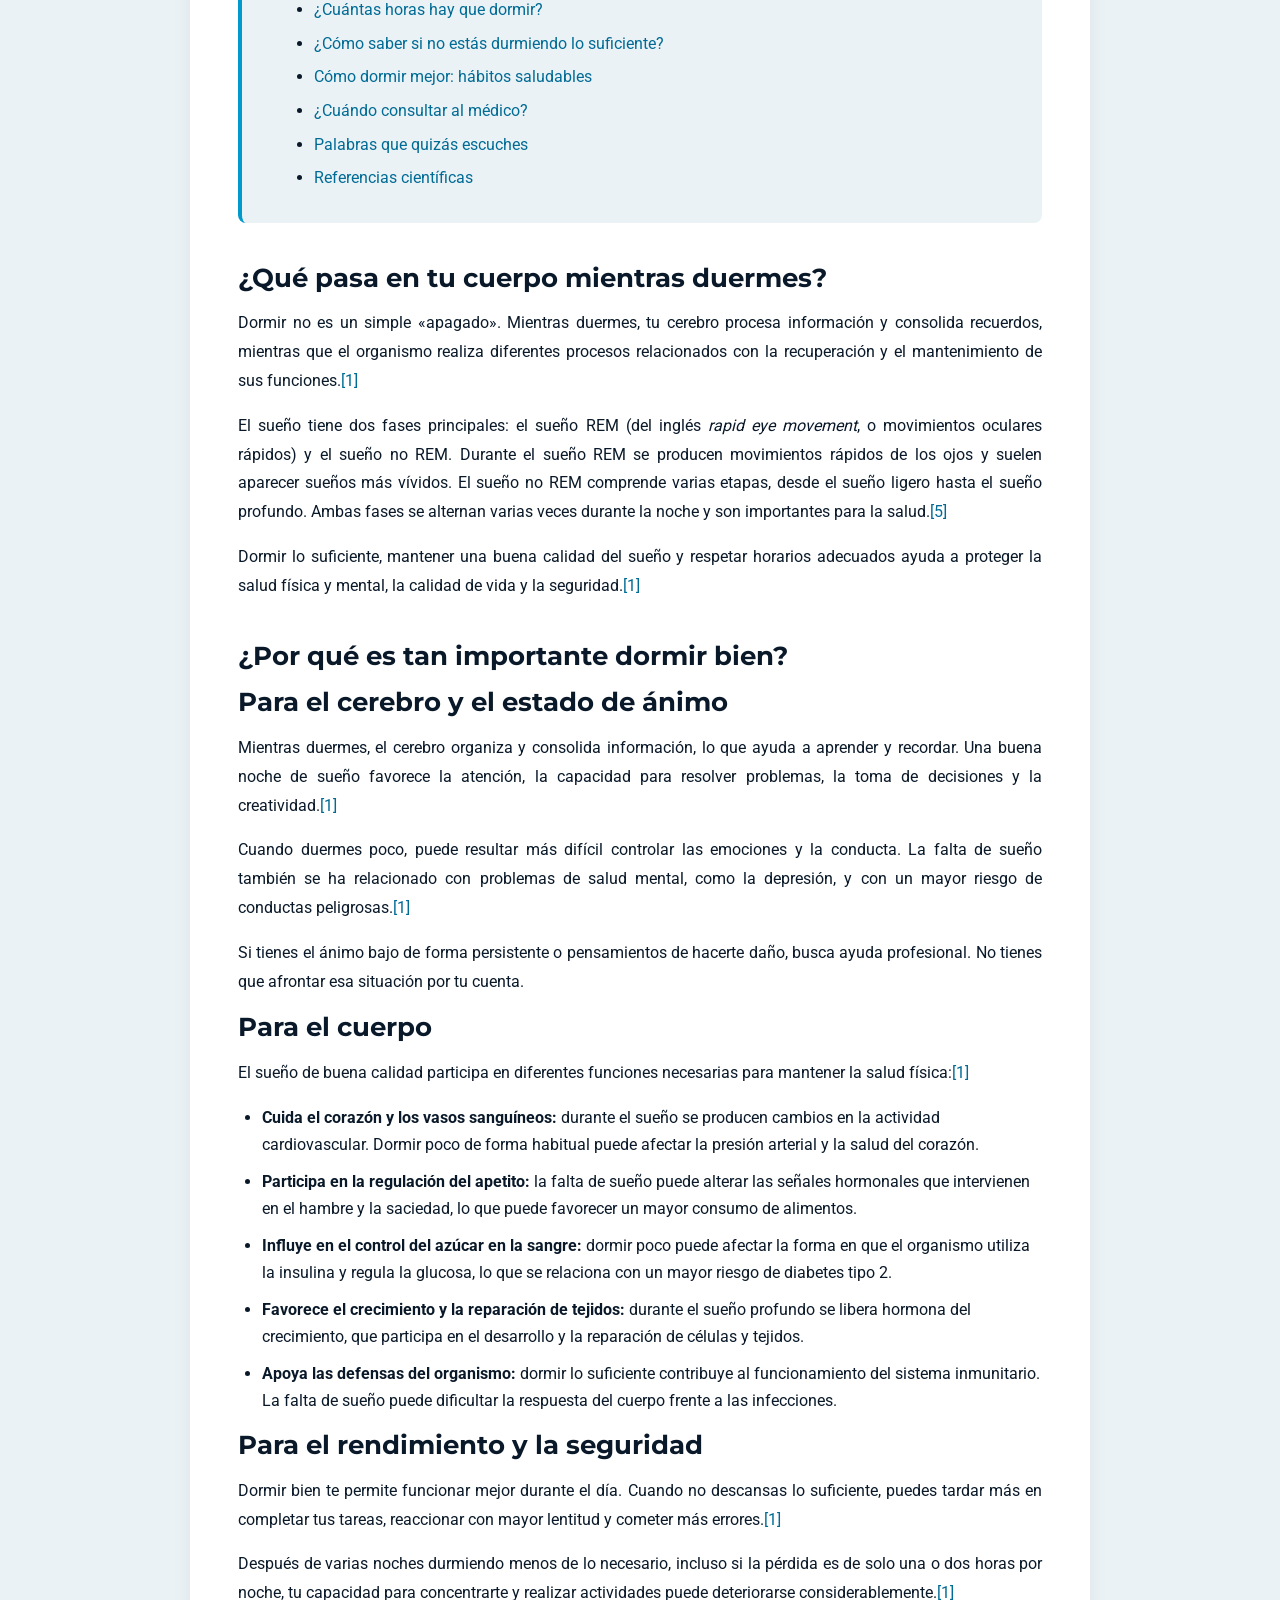
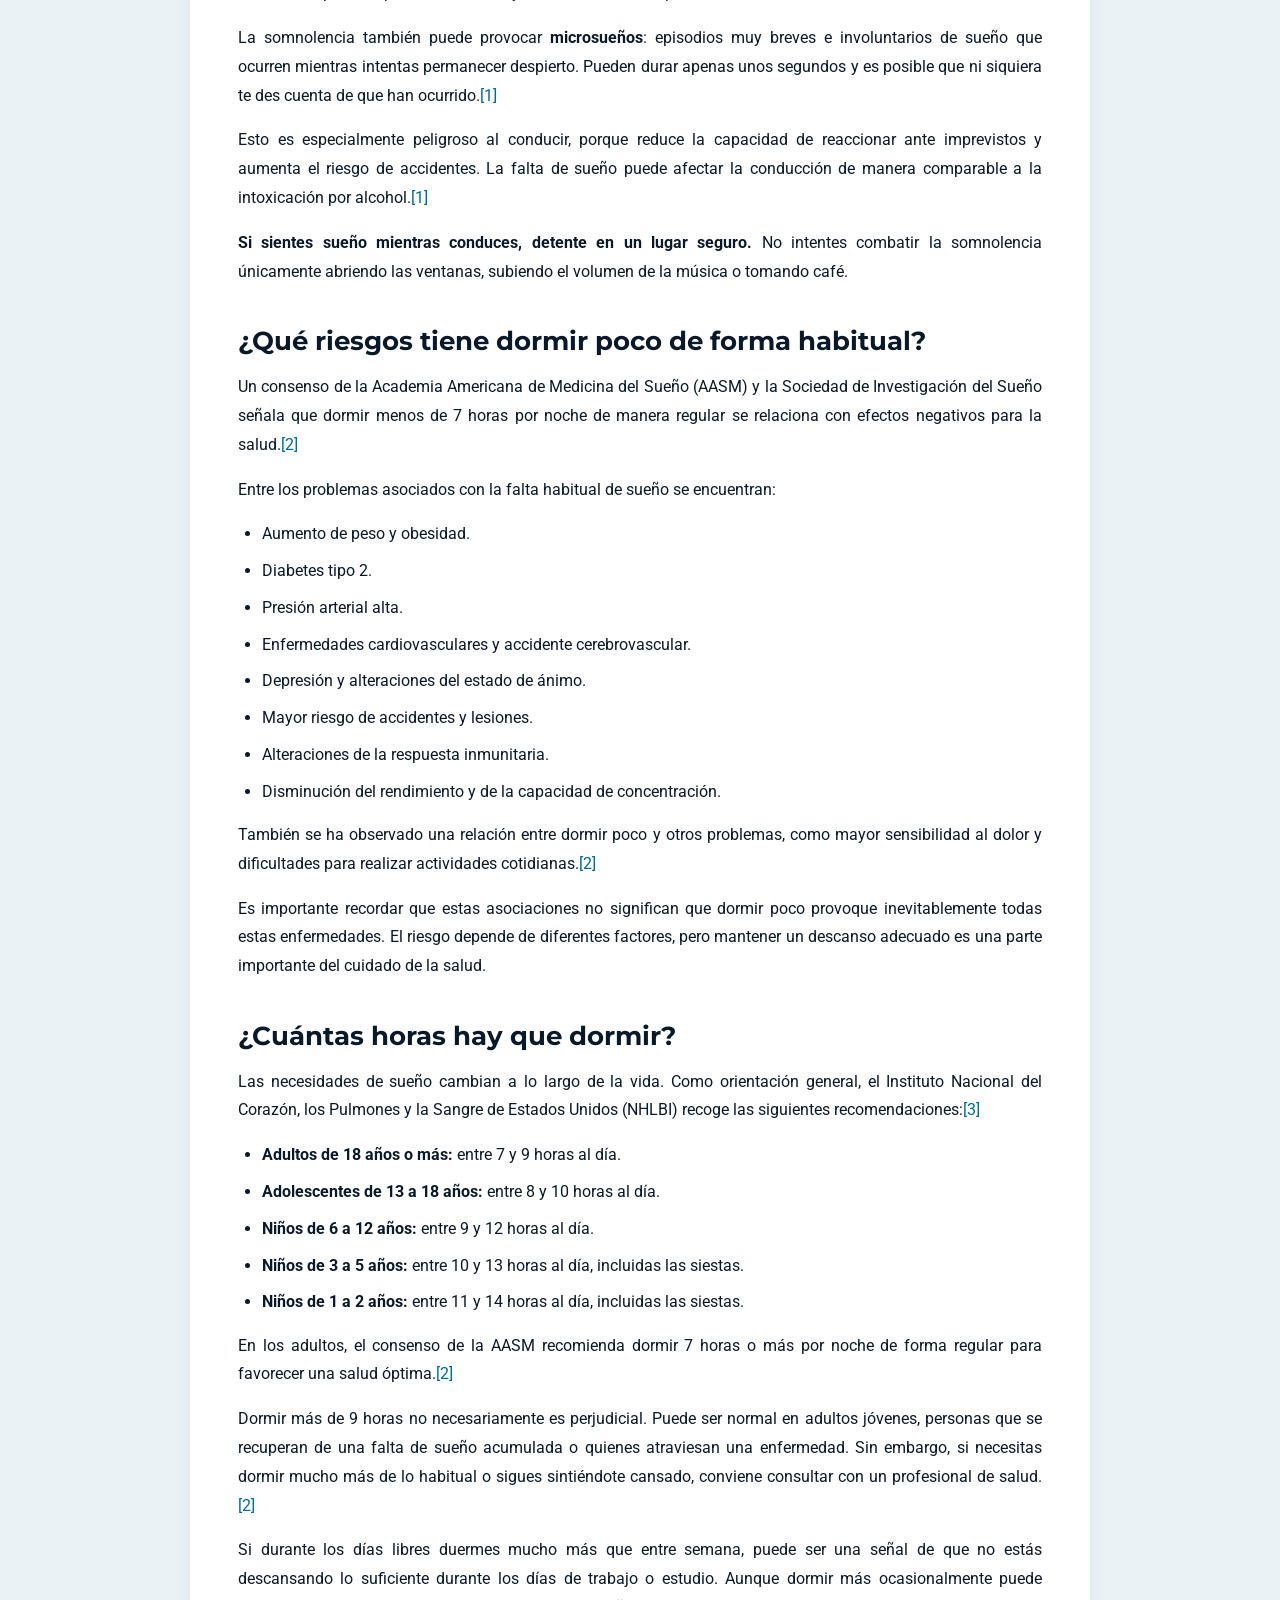
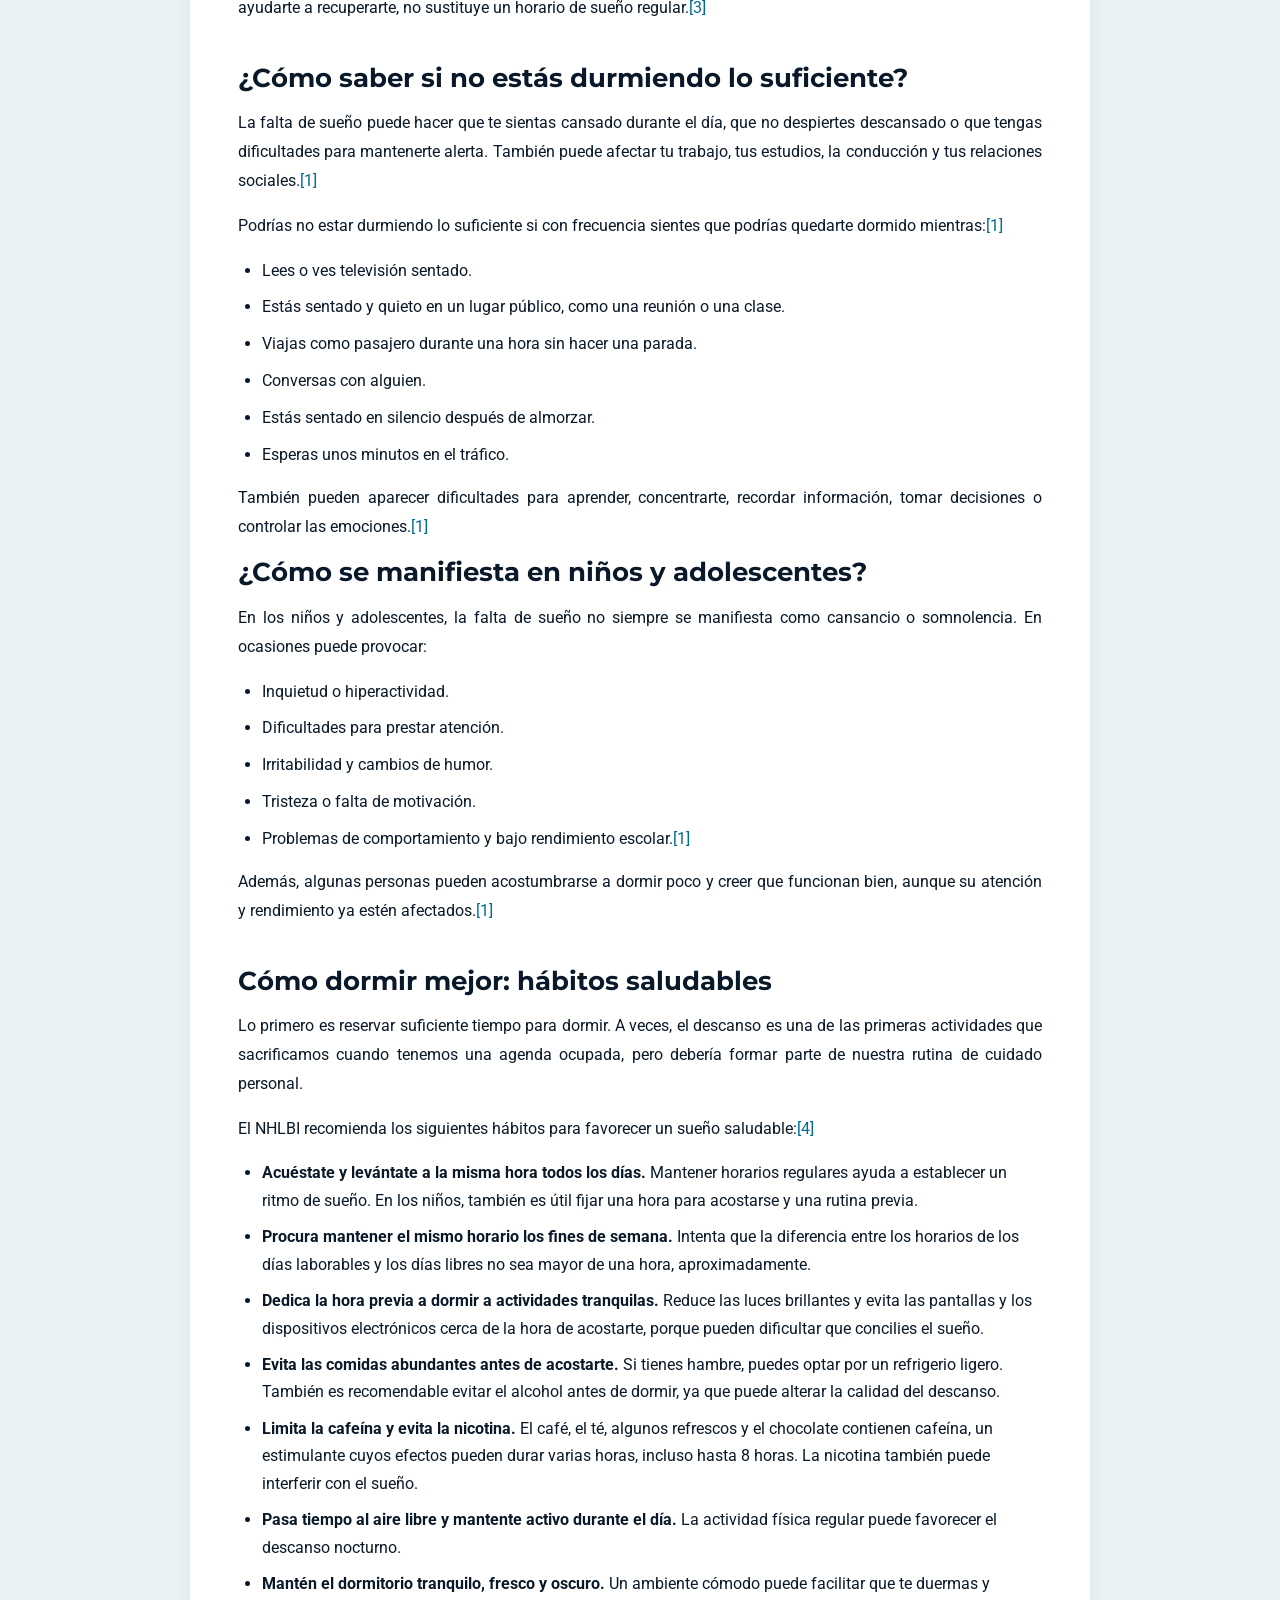
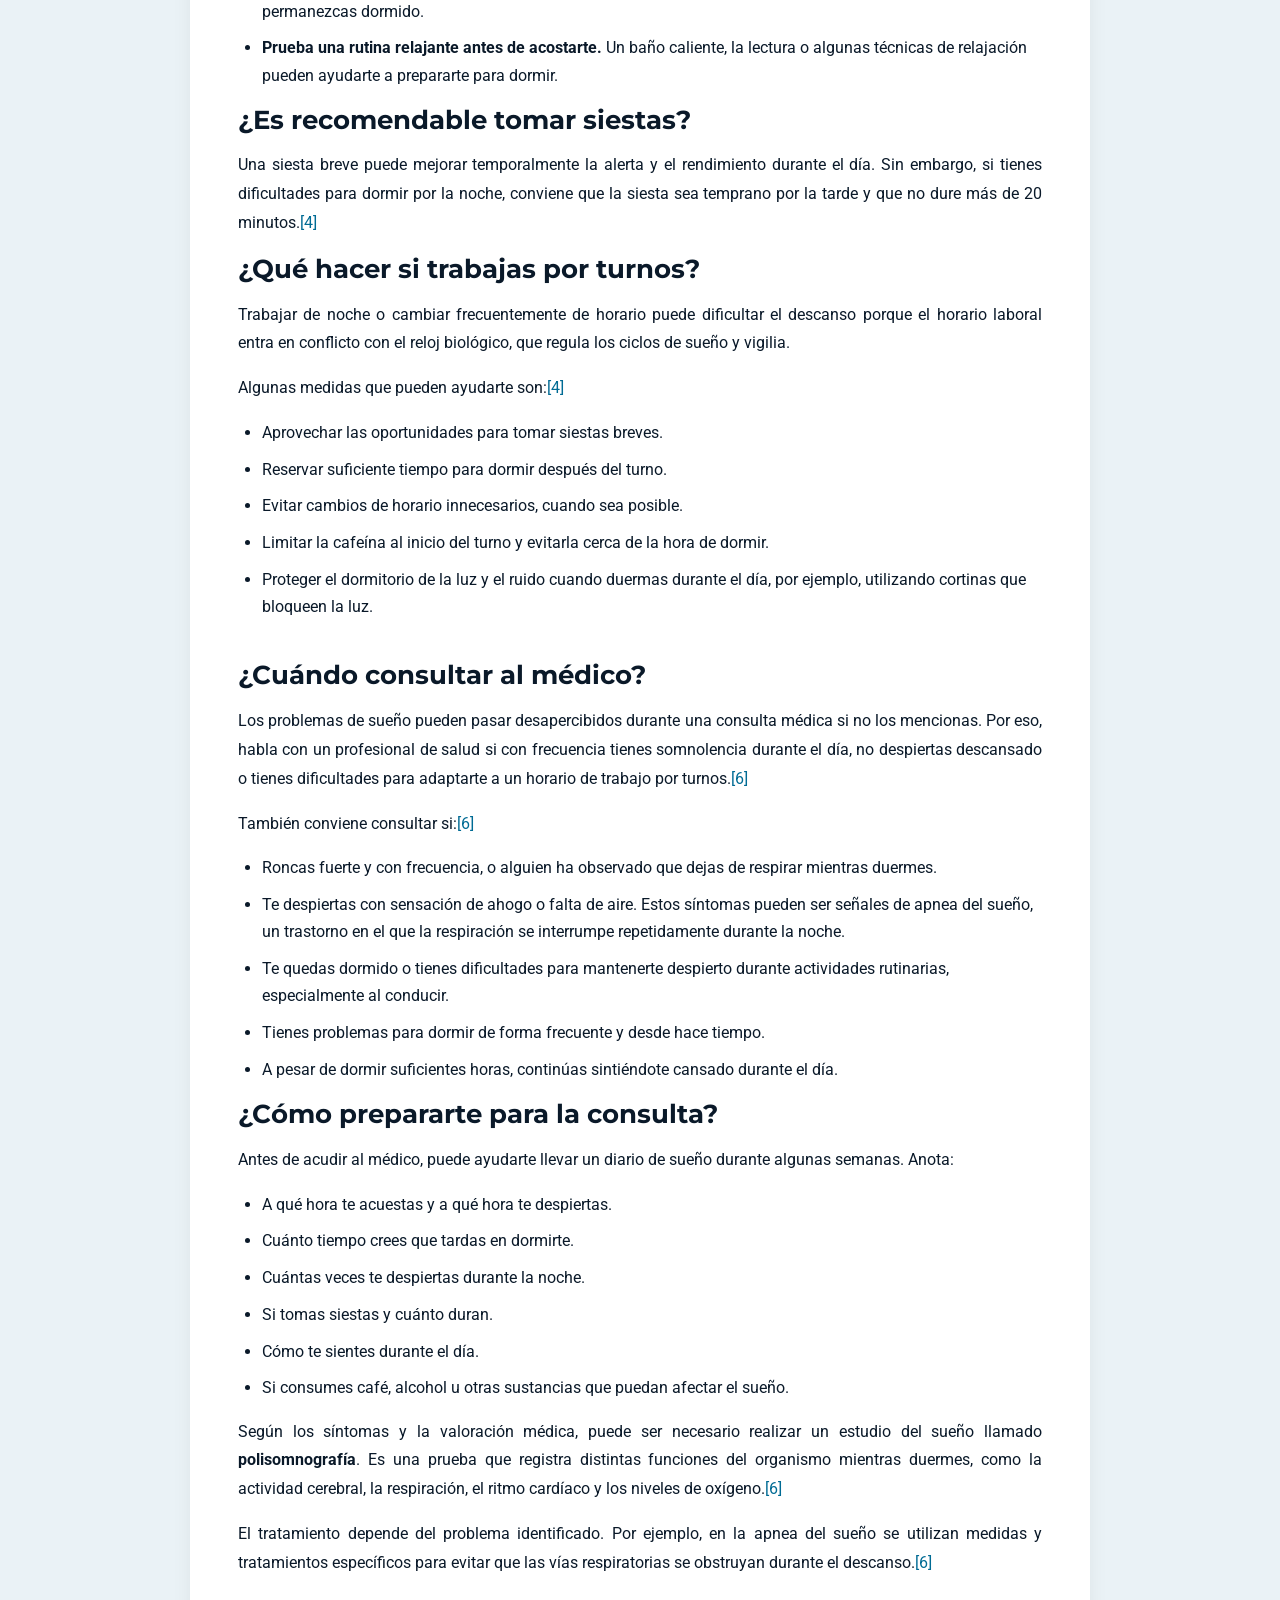
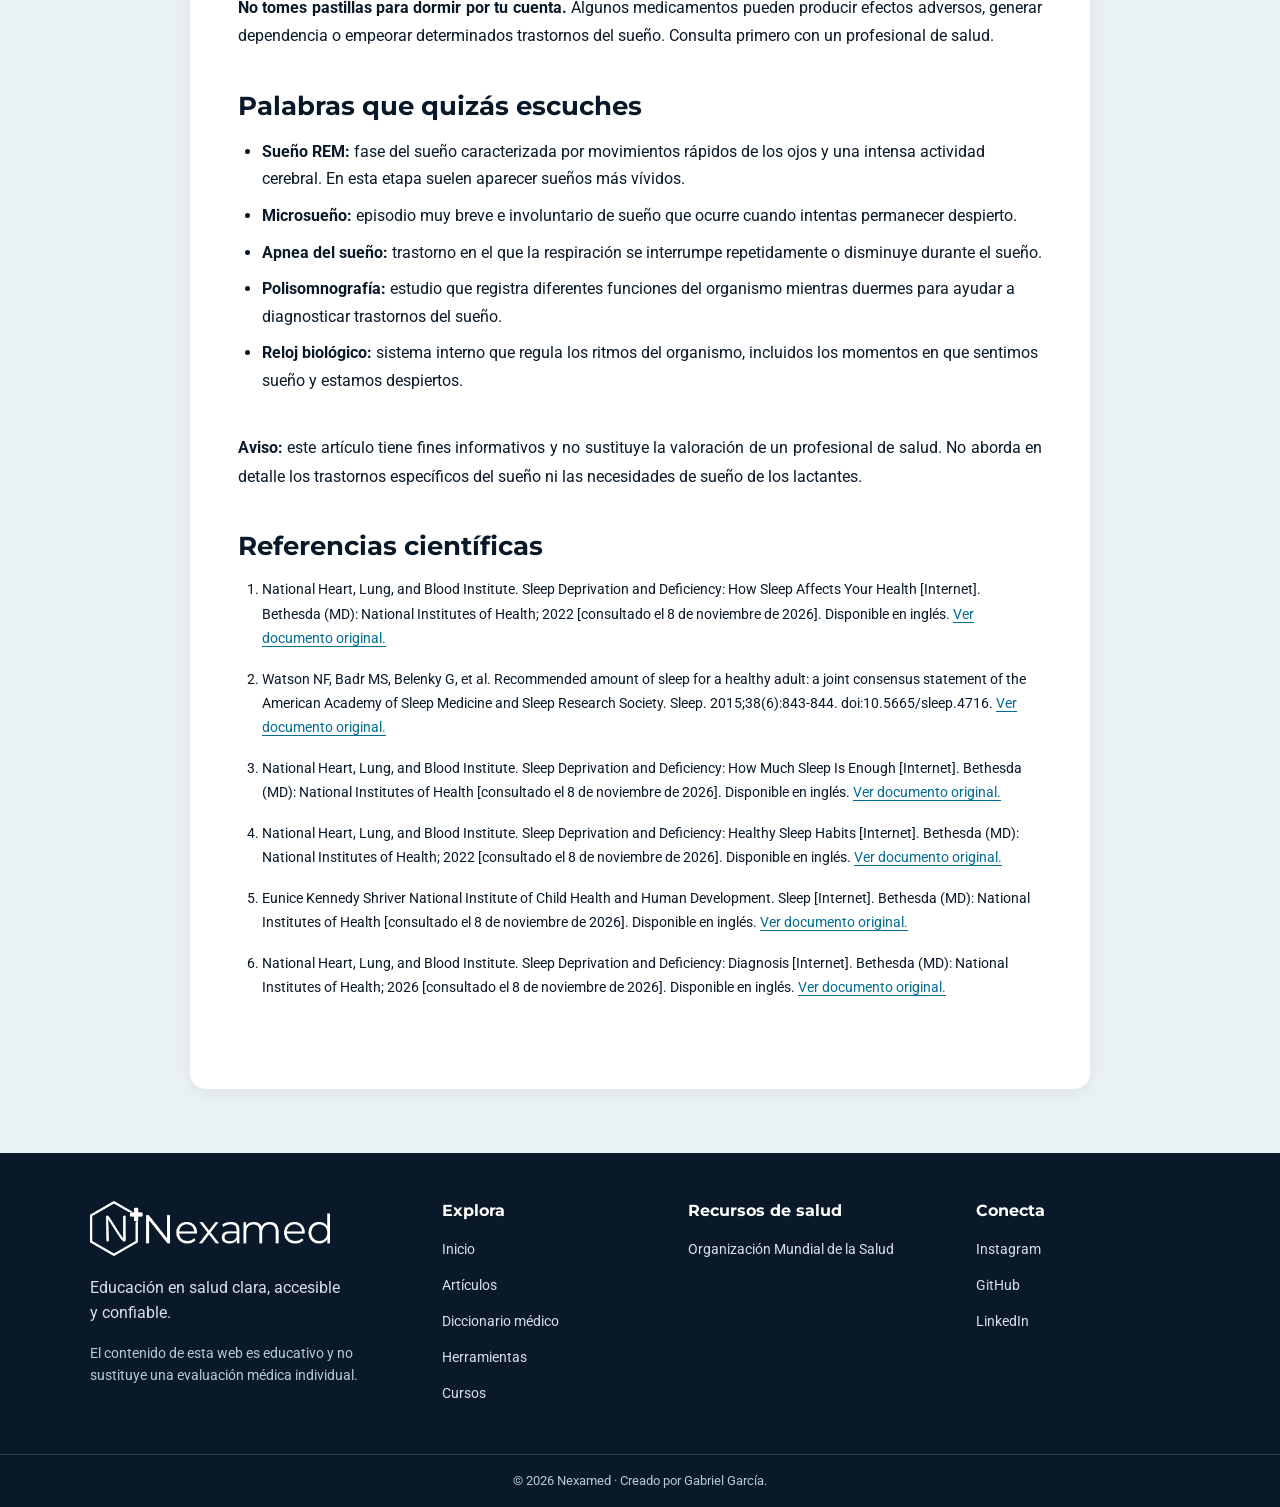
<file: src/articulos/sueño.html>
<!DOCTYPE html>
<html lang="es">
<head>
    <meta charset="UTF-8">
    <meta name="viewport" content="width=device-width, initial-scale=1.0">
    <title>¿Por qué es importante dormir? | NexaMed Edu</title>
    <link rel="icon" type="image/svg+xml" href="../imagenes/Nexamed-favicon.svg">
    <meta name="description" content="Conoce por qué dormir bien es fundamental para la salud, cuántas horas necesitas y qué hábitos ayudan a mejorar la calidad del sueño.">
    <link rel="stylesheet" href="../css/estilos.css">
    <meta property="og:type" content="article">
    <meta property="og:title" content="¿Porque es importante dormir? | NexaMed Edu">
    <meta property="og:description" content="Dormir bien es esencial para tu salud física y mental. Descubre cómo influye el sueño en tu organismo y qué puedes hacer para descansar mejor.">
    <meta property="og:url" content="https://medgabrielgarcia-star.github.io/Nexamed-edu/src/articulos/sueño.html">
    <meta property="og:image" content="https://medgabrielgarcia-star.github.io/Nexamed-edu/src/imagenes/sueño-articulo.png">
    <meta property="og:site_name" content="Nexamed">
    <link
    rel="canonical"
    href="https://medgabrielgarcia-star.github.io/Nexamed-edu/src/articulos/sueño.html"
>
</head>
<body>
    <header class="cabecera">
    <a class="marca" href="../../index.html" aria-label="Nexamed Edu, página de inicio">
      <img src="../imagenes/Nexamed-logo.png" alt="Nexamed Logo">
    </a>

    <nav class="navegacion" id="menu__principal" aria-label="navegación principal">

      <a class="navegacion__enlace" href="../../index.html">
        <span class="navegacion__icono" aria-hidden="true">
          <svg xmlns="http://www.w3.org/2000/svg" width="24" height="24" viewBox="0 0 24 24" fill="none" stroke="currentColor" stroke-width="2" stroke-linecap="round" stroke-linejoin="round" class="lucide lucide-house preview-icon"><path d="M15 21v-8a1 1 0 0 0-1-1h-4a1 1 0 0 0-1 1v8"/><path d="M3 10a2 2 0 0 1 .709-1.528l7-6a2 2 0 0 1 2.582 0l7 6A2 2 0 0 1 21 10v9a2 2 0 0 1-2 2H5a2 2 0 0 1-2-2z"/></svg>
        </span>
        <span>Inicio</span>
      </a>

      <a class="navegacion__enlace" href="../articulos.html" aria-current="page">
        <span class="navegacion__icono" aria-hidden="true"><svg xmlns="http://www.w3.org/2000/svg" width="24" height="24" viewBox="0 0 24 24" fill="none" stroke="currentColor" stroke-width="2" stroke-linecap="round" stroke-linejoin="round" class="lucide lucide-book preview-icon"><path d="M4 19.5v-15A2.5 2.5 0 0 1 6.5 2H19a1 1 0 0 1 1 1v18a1 1 0 0 1-1 1H6.5a1 1 0 0 1 0-5H20"/></svg></span>
        <span>Artículos</span>
      </a>

      <a class="navegacion__enlace" href="#">
        <span class="navegacion__icono" aria-hidden="true">
          <svg xmlns="http://www.w3.org/2000/svg" width="24" height="24" viewBox="0 0 24 24" fill="none" stroke="currentColor" stroke-width="2" stroke-linecap="round" stroke-linejoin="round" class="lucide lucide-book-a preview-icon"><path d="M4 19.5v-15A2.5 2.5 0 0 1 6.5 2H19a1 1 0 0 1 1 1v18a1 1 0 0 1-1 1H6.5a1 1 0 0 1 0-5H20"/><path d="m8 13 4-7 4 7"/><path d="M9.1 11h5.7"/></svg>
        </span>
        <span>Diccionario</span>
      </a>

      <a class="navegacion__enlace" href="#">
        <span class="navegacion__icono" aria-hidden="true">
          <svg xmlns="http://www.w3.org/2000/svg" width="24" height="24" viewBox="0 0 24 24" fill="none" stroke="currentColor" stroke-width="2" stroke-linecap="round" stroke-linejoin="round" class="lucide lucide-stethoscope preview-icon"><path d="M11 2v2"/><path d="M5 2v2"/><path d="M5 3H4a2 2 0 0 0-2 2v4a6 6 0 0 0 12 0V5a2 2 0 0 0-2-2h-1"/><path d="M8 15a6 6 0 0 0 12 0v-3"/><circle cx="20" cy="10" r="2"/></svg>
        </span>
        <span>Herramientas</span>
      </a>

      <a class="navegacion__enlace" href="#">
        <span class="navegacion__icono" aria-hidden="true">
          <svg xmlns="http://www.w3.org/2000/svg" width="24" height="24" viewBox="0 0 24 24" fill="none" stroke="currentColor" stroke-width="2" stroke-linecap="round" stroke-linejoin="round" class="lucide lucide-graduation-cap preview-icon"><path d="M21.42 10.922a1 1 0 0 0-.019-1.838L12.83 5.18a2 2 0 0 0-1.66 0L2.6 9.08a1 1 0 0 0 0 1.832l8.57 3.908a2 2 0 0 0 1.66 0z"/><path d="M22 10v6"/><path d="M6 12.5V16a6 3 0 0 0 12 0v-3.5"/></svg>
        </span>
        <span>Cursos</span>
      </a>

    </nav>

    <button class="menu__toggle" type="button" aria-label="Abrir menú de navegación" aria-expanded="false" aria-controls="menu__principal">
      <svg
    xmlns="http://www.w3.org/2000/svg"
    width="28"
    height="28"
    viewBox="0 0 24 24"
    fill="none"
    stroke="currentColor"
    stroke-width="2"
    stroke-linecap="round"
    stroke-linejoin="round"
    aria-hidden="true"
  >
    <path d="M4 6h16M4 12h16M4 18h16"/>
  </svg>
    </button>
  </header>

            <main>
    <a href="../articulos.html" class="articulo__volver">← Volver a los artículos</a>

    <article class="articulo">
        <header class="articulo__encabezado">
            <p class="articulo__categoria">Sueño y hábitos saludables</p>

            <h1 class="articulo__titulo">¿Por qué es importante dormir bien?</h1>

            <p class="articulo__descripcion">
                Descubre cómo influye el sueño en tu salud física y mental, cuántas horas necesitas dormir y qué hábitos pueden ayudarte a descansar mejor.
            </p>

            <div class="articulo__metadatos">
                <p>Autor: Dr. Gabriel García</p>
                <p>Última actualización: <time datetime="2026-11">noviembre de 2026</time></p>
                <p>Tiempo de lectura: 7 minutos</p>
            </div>
             <figure class="articulo__imagen-principal">
                <img src="../imagenes/sueño-articulo.png" alt="Persona descansando en una habitación tranquila durante la noche.">
                <figcaption> Dormir adecuadamente contribuye al bienestar físico, mental y al funcionamiento del organismo.</figcaption>
            </figure>
        </header>

        <section class="articulo__seccion articulo__resumen">
            <h2>En pocas palabras</h2>
            <ul>
                <li>Dormir no es simplemente «apagar» el cuerpo: mientras duermes, el cerebro y el organismo realizan procesos importantes para recuperarse y prepararse para el día siguiente.</li>
                <li>La mayoría de los adultos necesita dormir entre 7 y 9 horas cada noche.</li>
                <li>Dormir poco de forma habitual se relaciona con un mayor riesgo de obesidad, diabetes, presión arterial alta, enfermedades cardiovasculares y depresión. También aumenta el riesgo de accidentes.</li>
                <li>Algunas personas no reconocen que están durmiendo poco, aunque su rendimiento y capacidad de concentración ya estén afectados.</li>
                <li>Mantener horarios regulares, dormir en un ambiente oscuro y tranquilo y reducir el uso de pantallas antes de acostarte puede ayudarte a descansar mejor.</li>
            </ul>
        </section>

        <nav class="articulo__indice" aria-labelledby="titulo-indice">
            <h2 id="titulo-indice">Contenido del artículo</h2>
            <ul>
                <li><a href="#que-pasa">¿Qué pasa en tu cuerpo mientras duermes?</a></li>
                <li><a href="#importancia">¿Por qué es tan importante dormir bien?</a></li>
                <li><a href="#riesgos">¿Qué riesgos tiene dormir poco?</a></li>
                <li><a href="#horas">¿Cuántas horas hay que dormir?</a></li>
                <li><a href="#identificar">¿Cómo saber si no estás durmiendo lo suficiente?</a></li>
                <li><a href="#habitos">Cómo dormir mejor: hábitos saludables</a></li>
                <li><a href="#consultar">¿Cuándo consultar al médico?</a></li>
                <li><a href="#glosario">Palabras que quizás escuches</a></li>
                <li><a href="#referencias">Referencias científicas</a></li>
            </ul>
        </nav>

        <section class="articulo__seccion" id="que-pasa">
            <h2>¿Qué pasa en tu cuerpo mientras duermes?</h2>

            <p>Dormir no es un simple «apagado». Mientras duermes, tu cerebro procesa información y consolida recuerdos, mientras que el organismo realiza diferentes procesos relacionados con la recuperación y el mantenimiento de sus funciones.<a href="#ref-1" aria-label="Referencia 1">[1]</a></p>

            <p>El sueño tiene dos fases principales: el sueño REM (del inglés <em>rapid eye movement</em>, o movimientos oculares rápidos) y el sueño no REM. Durante el sueño REM se producen movimientos rápidos de los ojos y suelen aparecer sueños más vívidos. El sueño no REM comprende varias etapas, desde el sueño ligero hasta el sueño profundo. Ambas fases se alternan varias veces durante la noche y son importantes para la salud.<a href="#ref-5" aria-label="Referencia 5">[5]</a></p>

            <p>Dormir lo suficiente, mantener una buena calidad del sueño y respetar horarios adecuados ayuda a proteger la salud física y mental, la calidad de vida y la seguridad.<a href="#ref-1" aria-label="Referencia 1">[1]</a></p>
        </section>

        <section class="articulo__seccion" id="importancia">
            <h2>¿Por qué es tan importante dormir bien?</h2>

            <h3>Para el cerebro y el estado de ánimo</h3>

            <p>Mientras duermes, el cerebro organiza y consolida información, lo que ayuda a aprender y recordar. Una buena noche de sueño favorece la atención, la capacidad para resolver problemas, la toma de decisiones y la creatividad.<a href="#ref-1" aria-label="Referencia 1">[1]</a></p>

            <p>Cuando duermes poco, puede resultar más difícil controlar las emociones y la conducta. La falta de sueño también se ha relacionado con problemas de salud mental, como la depresión, y con un mayor riesgo de conductas peligrosas.<a href="#ref-1" aria-label="Referencia 1">[1]</a></p>

            <p>Si tienes el ánimo bajo de forma persistente o pensamientos de hacerte daño, busca ayuda profesional. No tienes que afrontar esa situación por tu cuenta.</p>

            <h3>Para el cuerpo</h3>

            <p>El sueño de buena calidad participa en diferentes funciones necesarias para mantener la salud física:<a href="#ref-1" aria-label="Referencia 1">[1]</a></p>

            <ul>
                <li><strong>Cuida el corazón y los vasos sanguíneos:</strong> durante el sueño se producen cambios en la actividad cardiovascular. Dormir poco de forma habitual puede afectar la presión arterial y la salud del corazón.</li>

                <li><strong>Participa en la regulación del apetito:</strong> la falta de sueño puede alterar las señales hormonales que intervienen en el hambre y la saciedad, lo que puede favorecer un mayor consumo de alimentos.</li>

                <li><strong>Influye en el control del azúcar en la sangre:</strong> dormir poco puede afectar la forma en que el organismo utiliza la insulina y regula la glucosa, lo que se relaciona con un mayor riesgo de diabetes tipo 2.</li>

                <li><strong>Favorece el crecimiento y la reparación de tejidos:</strong> durante el sueño profundo se libera hormona del crecimiento, que participa en el desarrollo y la reparación de células y tejidos.</li>

                <li><strong>Apoya las defensas del organismo:</strong> dormir lo suficiente contribuye al funcionamiento del sistema inmunitario. La falta de sueño puede dificultar la respuesta del cuerpo frente a las infecciones.</li>
            </ul>

            <h3>Para el rendimiento y la seguridad</h3>

            <p>Dormir bien te permite funcionar mejor durante el día. Cuando no descansas lo suficiente, puedes tardar más en completar tus tareas, reaccionar con mayor lentitud y cometer más errores.<a href="#ref-1" aria-label="Referencia 1">[1]</a></p>

            <p>Después de varias noches durmiendo menos de lo necesario, incluso si la pérdida es de solo una o dos horas por noche, tu capacidad para concentrarte y realizar actividades puede deteriorarse considerablemente.<a href="#ref-1" aria-label="Referencia 1">[1]</a></p>

            <p>La somnolencia también puede provocar <strong>microsueños</strong>: episodios muy breves e involuntarios de sueño que ocurren mientras intentas permanecer despierto. Pueden durar apenas unos segundos y es posible que ni siquiera te des cuenta de que han ocurrido.<a href="#ref-1" aria-label="Referencia 1">[1]</a></p>

            <p>Esto es especialmente peligroso al conducir, porque reduce la capacidad de reaccionar ante imprevistos y aumenta el riesgo de accidentes. La falta de sueño puede afectar la conducción de manera comparable a la intoxicación por alcohol.<a href="#ref-1" aria-label="Referencia 1">[1]</a></p>

            <p><strong>Si sientes sueño mientras conduces, detente en un lugar seguro.</strong> No intentes combatir la somnolencia únicamente abriendo las ventanas, subiendo el volumen de la música o tomando café.</p>
        </section>

        <section class="articulo__seccion" id="riesgos">
            <h2>¿Qué riesgos tiene dormir poco de forma habitual?</h2>

            <p>Un consenso de la Academia Americana de Medicina del Sueño (AASM) y la Sociedad de Investigación del Sueño señala que dormir menos de 7 horas por noche de manera regular se relaciona con efectos negativos para la salud.<a href="#ref-2" aria-label="Referencia 2">[2]</a></p>

            <p>Entre los problemas asociados con la falta habitual de sueño se encuentran:</p>

            <ul>
                <li>Aumento de peso y obesidad.</li>
                <li>Diabetes tipo 2.</li>
                <li>Presión arterial alta.</li>
                <li>Enfermedades cardiovasculares y accidente cerebrovascular.</li>
                <li>Depresión y alteraciones del estado de ánimo.</li>
                <li>Mayor riesgo de accidentes y lesiones.</li>
                <li>Alteraciones de la respuesta inmunitaria.</li>
                <li>Disminución del rendimiento y de la capacidad de concentración.</li>
            </ul>

            <p>También se ha observado una relación entre dormir poco y otros problemas, como mayor sensibilidad al dolor y dificultades para realizar actividades cotidianas.<a href="#ref-2" aria-label="Referencia 2">[2]</a></p>

            <p>Es importante recordar que estas asociaciones no significan que dormir poco provoque inevitablemente todas estas enfermedades. El riesgo depende de diferentes factores, pero mantener un descanso adecuado es una parte importante del cuidado de la salud.</p>
        </section>

        <section class="articulo__seccion" id="horas">
            <h2>¿Cuántas horas hay que dormir?</h2>

            <p>Las necesidades de sueño cambian a lo largo de la vida. Como orientación general, el Instituto Nacional del Corazón, los Pulmones y la Sangre de Estados Unidos (NHLBI) recoge las siguientes recomendaciones:<a href="#ref-3" aria-label="Referencia 3">[3]</a></p>

            <ul>
                <li><strong>Adultos de 18 años o más:</strong> entre 7 y 9 horas al día.</li>
                <li><strong>Adolescentes de 13 a 18 años:</strong> entre 8 y 10 horas al día.</li>
                <li><strong>Niños de 6 a 12 años:</strong> entre 9 y 12 horas al día.</li>
                <li><strong>Niños de 3 a 5 años:</strong> entre 10 y 13 horas al día, incluidas las siestas.</li>
                <li><strong>Niños de 1 a 2 años:</strong> entre 11 y 14 horas al día, incluidas las siestas.</li>
            </ul>

            <p>En los adultos, el consenso de la AASM recomienda dormir 7 horas o más por noche de forma regular para favorecer una salud óptima.<a href="#ref-2" aria-label="Referencia 2">[2]</a></p>

            <p>Dormir más de 9 horas no necesariamente es perjudicial. Puede ser normal en adultos jóvenes, personas que se recuperan de una falta de sueño acumulada o quienes atraviesan una enfermedad. Sin embargo, si necesitas dormir mucho más de lo habitual o sigues sintiéndote cansado, conviene consultar con un profesional de salud.<a href="#ref-2" aria-label="Referencia 2">[2]</a></p>

            <p>Si durante los días libres duermes mucho más que entre semana, puede ser una señal de que no estás descansando lo suficiente durante los días de trabajo o estudio. Aunque dormir más ocasionalmente puede ayudarte a recuperarte, no sustituye un horario de sueño regular.<a href="#ref-3" aria-label="Referencia 3">[3]</a></p>
        </section>

        <section class="articulo__seccion" id="identificar">
            <h2>¿Cómo saber si no estás durmiendo lo suficiente?</h2>

            <p>La falta de sueño puede hacer que te sientas cansado durante el día, que no despiertes descansado o que tengas dificultades para mantenerte alerta. También puede afectar tu trabajo, tus estudios, la conducción y tus relaciones sociales.<a href="#ref-1" aria-label="Referencia 1">[1]</a></p>

            <p>Podrías no estar durmiendo lo suficiente si con frecuencia sientes que podrías quedarte dormido mientras:<a href="#ref-1" aria-label="Referencia 1">[1]</a></p>

            <ul>
                <li>Lees o ves televisión sentado.</li>
                <li>Estás sentado y quieto en un lugar público, como una reunión o una clase.</li>
                <li>Viajas como pasajero durante una hora sin hacer una parada.</li>
                <li>Conversas con alguien.</li>
                <li>Estás sentado en silencio después de almorzar.</li>
                <li>Esperas unos minutos en el tráfico.</li>
            </ul>

            <p>También pueden aparecer dificultades para aprender, concentrarte, recordar información, tomar decisiones o controlar las emociones.<a href="#ref-1" aria-label="Referencia 1">[1]</a></p>

            <h3>¿Cómo se manifiesta en niños y adolescentes?</h3>

            <p>En los niños y adolescentes, la falta de sueño no siempre se manifiesta como cansancio o somnolencia. En ocasiones puede provocar:</p>

            <ul>
                <li>Inquietud o hiperactividad.</li>
                <li>Dificultades para prestar atención.</li>
                <li>Irritabilidad y cambios de humor.</li>
                <li>Tristeza o falta de motivación.</li>
                <li>Problemas de comportamiento y bajo rendimiento escolar.<a href="#ref-1" aria-label="Referencia 1">[1]</a></li>
            </ul>

            <p>Además, algunas personas pueden acostumbrarse a dormir poco y creer que funcionan bien, aunque su atención y rendimiento ya estén afectados.<a href="#ref-1" aria-label="Referencia 1">[1]</a></p>
        </section>

        <section class="articulo__seccion" id="habitos">
            <h2>Cómo dormir mejor: hábitos saludables</h2>

            <p>Lo primero es reservar suficiente tiempo para dormir. A veces, el descanso es una de las primeras actividades que sacrificamos cuando tenemos una agenda ocupada, pero debería formar parte de nuestra rutina de cuidado personal.</p>

            <p>El NHLBI recomienda los siguientes hábitos para favorecer un sueño saludable:<a href="#ref-4" aria-label="Referencia 4">[4]</a></p>

            <ul>
                <li><strong>Acuéstate y levántate a la misma hora todos los días.</strong> Mantener horarios regulares ayuda a establecer un ritmo de sueño. En los niños, también es útil fijar una hora para acostarse y una rutina previa.</li>

                <li><strong>Procura mantener el mismo horario los fines de semana.</strong> Intenta que la diferencia entre los horarios de los días laborables y los días libres no sea mayor de una hora, aproximadamente.</li>

                <li><strong>Dedica la hora previa a dormir a actividades tranquilas.</strong> Reduce las luces brillantes y evita las pantallas y los dispositivos electrónicos cerca de la hora de acostarte, porque pueden dificultar que concilies el sueño.</li>

                <li><strong>Evita las comidas abundantes antes de acostarte.</strong> Si tienes hambre, puedes optar por un refrigerio ligero. También es recomendable evitar el alcohol antes de dormir, ya que puede alterar la calidad del descanso.</li>

                <li><strong>Limita la cafeína y evita la nicotina.</strong> El café, el té, algunos refrescos y el chocolate contienen cafeína, un estimulante cuyos efectos pueden durar varias horas, incluso hasta 8 horas. La nicotina también puede interferir con el sueño.</li>

                <li><strong>Pasa tiempo al aire libre y mantente activo durante el día.</strong> La actividad física regular puede favorecer el descanso nocturno.</li>

                <li><strong>Mantén el dormitorio tranquilo, fresco y oscuro.</strong> Un ambiente cómodo puede facilitar que te duermas y permanezcas dormido.</li>

                <li><strong>Prueba una rutina relajante antes de acostarte.</strong> Un baño caliente, la lectura o algunas técnicas de relajación pueden ayudarte a prepararte para dormir.</li>
            </ul>

            <h3>¿Es recomendable tomar siestas?</h3>

            <p>Una siesta breve puede mejorar temporalmente la alerta y el rendimiento durante el día. Sin embargo, si tienes dificultades para dormir por la noche, conviene que la siesta sea temprano por la tarde y que no dure más de 20 minutos.<a href="#ref-4" aria-label="Referencia 4">[4]</a></p>

            <h3>¿Qué hacer si trabajas por turnos?</h3>

            <p>Trabajar de noche o cambiar frecuentemente de horario puede dificultar el descanso porque el horario laboral entra en conflicto con el reloj biológico, que regula los ciclos de sueño y vigilia.</p>

            <p>Algunas medidas que pueden ayudarte son:<a href="#ref-4" aria-label="Referencia 4">[4]</a></p>

            <ul>
                <li>Aprovechar las oportunidades para tomar siestas breves.</li>
                <li>Reservar suficiente tiempo para dormir después del turno.</li>
                <li>Evitar cambios de horario innecesarios, cuando sea posible.</li>
                <li>Limitar la cafeína al inicio del turno y evitarla cerca de la hora de dormir.</li>
                <li>Proteger el dormitorio de la luz y el ruido cuando duermas durante el día, por ejemplo, utilizando cortinas que bloqueen la luz.</li>
            </ul>
        </section>

        <section class="articulo__seccion" id="consultar">
            <h2>¿Cuándo consultar al médico?</h2>

            <p>Los problemas de sueño pueden pasar desapercibidos durante una consulta médica si no los mencionas. Por eso, habla con un profesional de salud si con frecuencia tienes somnolencia durante el día, no despiertas descansado o tienes dificultades para adaptarte a un horario de trabajo por turnos.<a href="#ref-6" aria-label="Referencia 6">[6]</a></p>

            <p>También conviene consultar si:<a href="#ref-6" aria-label="Referencia 6">[6]</a></p>

            <ul>
                <li>Roncas fuerte y con frecuencia, o alguien ha observado que dejas de respirar mientras duermes.</li>
                <li>Te despiertas con sensación de ahogo o falta de aire. Estos síntomas pueden ser señales de apnea del sueño, un trastorno en el que la respiración se interrumpe repetidamente durante la noche.</li>
                <li>Te quedas dormido o tienes dificultades para mantenerte despierto durante actividades rutinarias, especialmente al conducir.</li>
                <li>Tienes problemas para dormir de forma frecuente y desde hace tiempo.</li>
                <li>A pesar de dormir suficientes horas, continúas sintiéndote cansado durante el día.</li>
            </ul>

            <h3>¿Cómo prepararte para la consulta?</h3>

            <p>Antes de acudir al médico, puede ayudarte llevar un diario de sueño durante algunas semanas. Anota:</p>

            <ul>
                <li>A qué hora te acuestas y a qué hora te despiertas.</li>
                <li>Cuánto tiempo crees que tardas en dormirte.</li>
                <li>Cuántas veces te despiertas durante la noche.</li>
                <li>Si tomas siestas y cuánto duran.</li>
                <li>Cómo te sientes durante el día.</li>
                <li>Si consumes café, alcohol u otras sustancias que puedan afectar el sueño.</li>
            </ul>

            <p>Según los síntomas y la valoración médica, puede ser necesario realizar un estudio del sueño llamado <strong>polisomnografía</strong>. Es una prueba que registra distintas funciones del organismo mientras duermes, como la actividad cerebral, la respiración, el ritmo cardíaco y los niveles de oxígeno.<a href="#ref-6" aria-label="Referencia 6">[6]</a></p>

            <p>El tratamiento depende del problema identificado. Por ejemplo, en la apnea del sueño se utilizan medidas y tratamientos específicos para evitar que las vías respiratorias se obstruyan durante el descanso.<a href="#ref-6" aria-label="Referencia 6">[6]</a></p>

            <p><strong>No tomes pastillas para dormir por tu cuenta.</strong> Algunos medicamentos pueden producir efectos adversos, generar dependencia o empeorar determinados trastornos del sueño. Consulta primero con un profesional de salud.</p>
        </section>

        <section class="articulo__seccion" id="glosario">
            <h2>Palabras que quizás escuches</h2>

            <ul>
                <li><strong>Sueño REM:</strong> fase del sueño caracterizada por movimientos rápidos de los ojos y una intensa actividad cerebral. En esta etapa suelen aparecer sueños más vívidos.</li>

                <li><strong>Microsueño:</strong> episodio muy breve e involuntario de sueño que ocurre cuando intentas permanecer despierto.</li>

                <li><strong>Apnea del sueño:</strong> trastorno en el que la respiración se interrumpe repetidamente o disminuye durante el sueño.</li>

                <li><strong>Polisomnografía:</strong> estudio que registra diferentes funciones del organismo mientras duermes para ayudar a diagnosticar trastornos del sueño.</li>

                <li><strong>Reloj biológico:</strong> sistema interno que regula los ritmos del organismo, incluidos los momentos en que sentimos sueño y estamos despiertos.</li>
            </ul>
        </section>

        <section class="articulo__seccion">
            <p><strong>Aviso:</strong> este artículo tiene fines informativos y no sustituye la valoración de un profesional de salud. No aborda en detalle los trastornos específicos del sueño ni las necesidades de sueño de los lactantes.</p>
        </section>

        <section class="articulo__seccion" id="referencias">
            <h2>Referencias científicas</h2>

            <ol>
                <li id="ref-1">
                    National Heart, Lung, and Blood Institute. Sleep Deprivation and Deficiency: How Sleep Affects Your Health [Internet]. Bethesda (MD): National Institutes of Health; 2022 [consultado el 8 de noviembre de 2026]. Disponible en inglés.
                    <a href="https://www.nhlbi.nih.gov/health/sleep-deprivation/health-effects" target="_blank" rel="noopener noreferrer">Ver documento original.</a>
                </li>

                <li id="ref-2">
                    Watson NF, Badr MS, Belenky G, et al. Recommended amount of sleep for a healthy adult: a joint consensus statement of the American Academy of Sleep Medicine and Sleep Research Society. Sleep. 2015;38(6):843-844. doi:10.5665/sleep.4716.
                    <a href="https://doi.org/10.5665/sleep.4716" target="_blank" rel="noopener noreferrer">Ver documento original.</a>
                </li>

                <li id="ref-3">
                    National Heart, Lung, and Blood Institute. Sleep Deprivation and Deficiency: How Much Sleep Is Enough [Internet]. Bethesda (MD): National Institutes of Health [consultado el 8 de noviembre de 2026]. Disponible en inglés.
                    <a href="https://www.nhlbi.nih.gov/health/sleep-deprivation/how-much-sleep" target="_blank" rel="noopener noreferrer">Ver documento original.</a>
                </li>

                <li id="ref-4">
                    National Heart, Lung, and Blood Institute. Sleep Deprivation and Deficiency: Healthy Sleep Habits [Internet]. Bethesda (MD): National Institutes of Health; 2022 [consultado el 8 de noviembre de 2026]. Disponible en inglés.
                    <a href="https://www.nhlbi.nih.gov/health/sleep-deprivation/healthy-sleep-habits" target="_blank" rel="noopener noreferrer">Ver documento original.</a>
                </li>

                <li id="ref-5">
                    Eunice Kennedy Shriver National Institute of Child Health and Human Development. Sleep [Internet]. Bethesda (MD): National Institutes of Health [consultado el 8 de noviembre de 2026]. Disponible en inglés.
                    <a href="https://www.nichd.nih.gov/health/topics/factsheets/sleep" target="_blank" rel="noopener noreferrer">Ver documento original.</a>
                </li>

                <li id="ref-6">
                    National Heart, Lung, and Blood Institute. Sleep Deprivation and Deficiency: Diagnosis [Internet]. Bethesda (MD): National Institutes of Health; 2026 [consultado el 8 de noviembre de 2026]. Disponible en inglés.
                    <a href="https://www.nhlbi.nih.gov/health/sleep-deprivation/diagnosis-treatment" target="_blank" rel="noopener noreferrer">Ver documento original.</a>
                </li>
            </ol>
        </section>
    </article>
</main>

  <footer class="pie">
    <div class="pie__contenido">
      <section class="pie__marca">
        <a class="pie__logo" href="../../index.html">
          <img src="../imagenes/Nexamed-logo-blanco1.png" alt="Nexamed Logo">
        </a>
        <p class="pie__descripcion">Educación en salud clara, accesible y confiable.</p>
        <p class="pie__aviso">El contenido de esta web es educativo y no sustituye una evaluación médica individual.</p>
      </section>
      
      <nav class="pie__columna" aria-label="Explorar Nexamed">
        <h2>Explora</h2>
        <ul>
          <li><a href="../../index.html">Inicio</a></li>
          <li><a href="../articulos.html">Artículos</a></li>
          <li><a href="#">Diccionario médico</a></li>
          <li><a href="#">Herramientas</a></li>
          <li><a href="#">Cursos</a></li>
        </ul>
      </nav>
      
      <section class="pie__columna">
        <h2>Recursos de salud</h2>
        <ul>
          <li><a href="#" target="_blank" rel="noopener noreferrer">Organización Mundial de la Salud</a></li>
        </ul>
      </section>
      
      <section class="pie__columna">
      <h2>Conecta</h2>
      <ul>
        <li>
          <a href="https://www.instagram.com/md_gabrielgarcia"
             target="_blank"
             rel="noopener noreferrer">
            Instagram
          </a>
        </li>
        <li>
          <a href="https://github.com/medgabrielgarcia-star/nexamed"
             target="_blank"
             rel="noopener noreferrer">
            GitHub
          </a>
        </li>
        <li>
          <a href="https://www.linkedin.com/in/gabriel-marcelo-garcia-villacis-51a0a8239"
             target="_blank"
             rel="noopener noreferrer">
            LinkedIn
          </a>
        </li>
      </ul>
    </section>
    </div>
    
      <div class="pie__inferior">
    <p>© 2026 Nexamed · Creado por Gabriel García.</p>
  </div>
  
  </footer>
    <script src="../js/script.js" defer></script>
</body>
</html>
</file>
<file: src/css/estilos.css>
/* FUENTES DEL PROYECTO*/
@font-face{
  font-family: "Roboto";
  src: url("../fuentes/roboto-v51-latin-regular.woff2");
  font-weight: 400;
  font-style: normal;
  font-display: swap;
}

@font-face{
  font-family: "Roboto";
  src: url("../fuentes/roboto-v51-latin-700.woff2");
  font-weight: 700;
  font-style: normal;
  font-display: swap;
}

@font-face{
  font-family: "Montserrat";
  src: url("../fuentes/montserrat-v31-latin-600.woff2");
  font-weight: 600;
  font-style: normal;
  font-display: swap;
}

@font-face{
  font-family: "Montserrat";
  src: url("../fuentes/montserrat-v31-latin-700.woff2");
  font-weight: 700;
  font-style: normal;
  font-display: swap;
}

:root {
  /* MARCA */
  --azul-medico: #0099CC;
  --azul-accion: #006B94;
  --violeta: #6C63FF;
  --violeta-accion: #5A51E8;
  --coral: #E05A38;
  --coral-action: #c23E1E;

  /* NEUTROS */
  --azul-profundo: #0A1929;
  --negro: #111111;
  --gris-texto: #4A5560;
  --gris-claro: #F2F5F7;
  --blanco: #FFFFFF;

  /* ROLES(se usan en el resto del CSS) */
  --color-fondo: #EAF2F6;
  --color-superficie: #F5F8FA;
  --color-texto: var(--azul-profundo);
  --color-texto-secundario:var(--gris-texto);
  --color-enlace: var(--azul-accion);
  --color-borde: #D4E3EC;

  /* TIPOGRAFIA */
  --fuente-titulos: "Montserrat", system-ui, sans-serif;
  --fuente-texto: "Roboto", system-ui, sans-serif; 
}

/* BASE */
*, *::before, *::after{
  box-sizing: border-box;
  margin: 0;
}

body{
  font-family: var(--fuente-texto);
  color: var(--color-texto);
  background-color: var(--color-fondo);
  line-height: 1.6;
  min-width: 320px;
}

h1, h2, h3{
  font-family: var(--fuente-titulos);
  line-height: 1.2;
}

a{
  color: var(--color-enlace);
  text-decoration: none;
}

/* CABECERA */
.cabecera{
  display: flex;
  align-items: center;
  justify-content: space-between;
  gap: 2rem;
  padding: 1.25rem 5%;
  background-color: var(--color-superficie);
  border-bottom: 1px solid var(--gris-claro);
}

.marca img{
  width: 240px;
  height: auto;
  filter: drop-shadow(0 10px 20px var(--violeta-accion))
}

.marca__nombre{
  font-family: var(--fuente-titulos);
  font-size: 1.5rem;
  font-weight: 700;
  letter-spacing: -0.04em;
}

.marca__nombre span{
  color: var(--azul-accion)
}

/* NAVEGACIÓN */
.navegacion{
  display: flex;
  align-items: center;
  justify-content: flex-end;
  gap: 0.25rem;
  min-width: 0;
}

.navegacion__enlace{
  display: flex;
  align-items: center;
  justify-content: center;
  gap: 0.4rem;
  padding-inline: 0.5rem;
  white-space: nowrap;
  border-radius: 0.65rem;
  color:var(--gris-texto);
  font-size: 0.95rem;
  font-weight: 700;
  transition: background-color 0.2s, color 0.2s;
}

.navegacion__enlace:hover, .navegacion__enlace[aria-current="page"] {
  color: var(--color-superficie);
  background-color: var(--violeta-accion);
  padding: 0.4rem 0.8rem;
}

.navegacion__icono{
  font-size: 1.2rem;
  line-height: 1;
}

/* MENU DESPEGABLE*/

.menu__toggle{
  display: none;
  padding: 0.5rem;
  color: var(--color-texto);
  background: transparent;
  border: none;
  border-radius: 8px;
  cursor: pointer;
}

/* CONTENIDO INICIAL */

.contenido{
  width: min(100% - 2rem, 1100px);
  margin-inline: auto;
  margin-top: 3rem;
}

.presentacion{
  display: grid;
  grid-template-columns: minmax(0, 1.2fr) minmax(0, 0.8fr);
  align-items: center;
  gap: 2rem;
  max-width: 1100px;
  padding:clamp(1.5rem, 5vw, 3rem);
  background-color: var(--color-superficie);
  border: 1px solid var(--color-borde);
  border-radius: 16px;
  box-shadow: 0 4px 16px rgb(10 25 41 / 5%);
  margin: 0 auto;
}

.presentacion__etiqueta{
  display: inline-block;
  margin: 0;
  padding: 0.4rem 0.8rem;
  color: var(--azul-accion);
  background-color: var(--color-fondo);
  border-radius: 999px;
  font-size: 0.85;
  font-weight: 700;
}

.presentacion h1{
  max-width: 600px;
  margin-block: 1.25rem 1rem;
  font-size: clamp(2rem, 3.5vw, 3rem);
  line-height: 1.15;
  letter-spacing: -0.04em;
}

.presentacion__descripcion{
  max-width: 540px;
  margin-block: 0;
  color:var(--color-texto-secundario);
  font-size: 1.1rem;
  line-height: 1.8;
}

.presentacion__visual{
  display: flex;
  align-items: center;
  justify-content: center;
  min-width: 0;
}

.presentacion__visual img{
  display: block;
  width: 100%;
  max-width: 420px;
  height: auto;
  object-fit: contain;
}

/* BUSCADOR DEL DICCIONARIO MEDICO*/

.buscador__diccionario {
  margin-top: 1.5rem;
  max-width: 600px;
}

.buscador__diccionario-etiqueta{
  display: block;
  margin-bottom: 0.5rem;
  font-size: 0.9rem;
  font-weight: 600;
  color: var(--color-texto);
}

.buscador__diccionario-campo{
  display: flex;
  gap: 0.5rem;
}

.buscador__diccionario input{
  flex: 1;
  min-width: 0;
  padding: 0.85rem 1rem;
  border: 1px solid var(--color-borde);
  border-radius: 8px;
  background-color: var(--color-superficie);
  color:var(--color-texto);
  font: inherit
}

.buscador__diccionario input:focus-visible {
  outline: 2px solid var(--color-primario);
  outline-offset: 2px;
}

.buscador__diccionario button{
  padding: 0.85rem 1.1rem;
  border: none;
  border-radius: 8px;
  background-color: var(--violeta);
  color: white;
  font: inherit;
  font-weight: 600;
  cursor:pointer;
  transition: background-color 0.2s ease;
}

.buscador__diccionario button:hover{
  background-color: var(--violeta-accion);
}

.buscador__diccionario button:focus-visible{
  outline: 2px solid var(--color-primario);
  outline-offset: 3px;
}

/* ACCESOS A LAS SECCIONES */

.secciones {
  display: grid;
  grid-template-columns: repeat(2, minmax(0, 1fr));
  gap: 1rem;
  margin-block: 2.5rem 3rem;
}

.tarjeta {
  position: relative;
  display: flex;
  flex-direction: column;
  align-items: flex-start;
  padding: 1.5rem;
  background-color: var(--color-superficie);
  border: 1px solid var(--color-borde);
  border-radius: 16px;
  text-decoration: none;
}

.tarjeta__icono {
  display: grid;
  place-items: center;
  width: 3rem;
  height: 3rem;
  margin-bottom: 1rem;
  color: var(--azul-accion);
  background-color: var(--color-fondo);
  border-radius: 12px;
}

.tarjeta__icono svg {
  display: block;
  width: 1.5rem;
  height: 1.5rem;
  flex-shrink: 0;
}


.tarjeta__titulo {
  margin: 0 0 0.5rem;
  color: var(--color-texto);
  font-family: var(--fuente-titulos);
  font-size: 1.15rem;
  line-height: 1.4;
}

.tarjeta__descripcion {
  margin: 0;
  color: var(--color-texto-secundario);
  font-size: 0.95rem;
  line-height: 1.6;
}


.tarjeta__flecha {
  align-self: flex-end;
  margin-top: 0.75rem;
  color: var(--azul-accion);
  font-size: 1.25rem;
  line-height: 1;
  transition: transform 180ms ease;
}

.tarjeta {
  transition:
    border-color 180ms ease,
    box-shadow 180ms ease,
    transform 180ms ease;
}

.tarjeta:hover {
  border-color: var(--azul-medico);
  box-shadow: 0 8px 24px rgb(10 25 41 / 8%);
  transform: translateY(-3px);
}

.tarjeta:hover .tarjeta__flecha {
  transform: translate(2px, -2px);
}

.tarjeta:focus-visible {
  outline: 3px solid var(--azul-medico);
  outline-offset: 3px;
}

@media (prefers-reduced-motion: reduce) {
  .tarjeta,
  .tarjeta__flecha {
    transition: none;
  }

  .tarjeta:hover {
    transform: none;
  }
}


/* TERMINOS MEDICOS POPULARES */

/*.terminos__populares {
  margin-block: 3rem;
}

.terminos__populares .contenedor {
  width: min(100% - 2rem, 1100px);
  margin-inline: auto;
}

.terminos__populares h2 {
  font-size: clamp(1.6rem, 3vw, 2.2rem);
  letter-spacing: -0.03em;
}

.terminos__populares .contenedor > p {
  margin-bottom: 1.5rem;
  color: var(--color-texto-secundario);
  font-size: 1.05rem;
}*/ 

.terminos__populares {
  margin-block: 3rem;
}

.terminos__populares h2, p{
  text-align: center;
  margin-bottom: 1rem;
}
.lista__terminos {
  display: grid;
  grid-template-columns: repeat(3, minmax(0, 1fr));
  gap: 1rem;
}

.tarjeta__termino {
  min-width: 0;
  padding: 1.5rem 2rem;
  background-color: var(--color-superficie);
  border: 1px solid var(--color-borde);
  border-radius: 16px;
  flex: 1;
}

.tarjeta__termino h3 {
  margin-bottom: 0.65rem;
  color: var(--color-texto);
  font-size: 1.1rem;
}

.tarjeta__termino p {
  margin-bottom: 0.85rem;
  color: var(--color-texto-secundario);
  font-size: 0.95rem;
  line-height: 1.6;
}

.tarjeta__termino span {
  display: inline-block;
  padding: 0.25rem 0.65rem;
  color: var(--azul-accion);
  background-color: var(--color-fondo);
  border-radius: 999px;
  font-size: 0.8rem;
  font-weight: 600;
}


/* ORIENTACION PARA EL VISITANTE */

.orientacion {
  margin-block: 3rem;
}

.orientacion__encabezado {
  margin-bottom: 1.5rem;
  display: flex;
  flex-direction: column;
  justify-content: center;
  align-items: center;
  gap: 0.5rem;
}

.orientacion__encabezado h2{
  margin-bottom: 0.75rem;
  font-size: clamp(1.6rem, 3vw, 2.2rem);
  letter-spacing: -0.03em;
  text-align: center;
}

.orientacion__encabezado p {
  color: var(--color-texto-secundario); 
  font-size: 1.05rem;
}

.orientacion__lista{
  display: grid;
  grid-template-columns: repeat(2, minmax(0, 1fr));
  gap: 1rem;
}

.orientacion__item {
  padding: 2.5rem 1.7rem;
  background-color: var(--color-superficie);
  border: 1px solid var(--color-borde);
  border-radius: 16px;
}

.orientacion__item h3{
  margin-bottom: 0.9rem;
  font-size: 1.05rem;
}

.orientacion__item p{
  color: var(--color-texto-secundario);
  font-size: 0.95rem;
  text-align: start;
}

/* FOOTER */

.pie{
  margin-top: 4rem;
  background-color: var(--azul-profundo);
  color: var(--blanco);
}

.pie__contenido {
  width: min(100% - 2.5rem, 1100px);
  margin-inline: auto;
  padding-block: 3rem;
  display: grid;
  grid-template-columns: 1.5fr 1fr 1.2fr 1fr;
  gap: 2rem;
}

.pie__marca{
    display: flex;
    flex-direction: column;
}

.pie__logo img{
  width: 240px;
  height: auto;
}


.pie__descripcion{
  max-width: 260px;
  margin: 0.7rem 0 1rem;
  color:#D5E1E9;
  text-align: start;
}

.pie__aviso{
  max-width: 280px;
  margin:0;
  color:#B9C9D5;
  font-size: 0.875rem;
  line-height:1.6;
  text-align: start;
}

.pie__columna { 
  margin: 0; 
}

.pie__columna h2 {
  margin: 0 0 1rem;
  font-family: var(--fuente-titulos);
  font-size: 1rem;
  font-weight: 700;
}

.pie__columna ul {
  display: grid;
  gap: 0.65rem;
  margin: 0;
  padding: 0;
  list-style: none;
}

.pie__columna a {
  color: #D5E1E9;
  font-size: 0.9rem;
  text-decoration: none;
  overflow-wrap: anywhere;
  transition: color 0.2s ease;
}

.pie__columna a:hover {
  color: var(--azul-medico);
  text-decoration: underline;
  text-underline-offset: 0.2em;
}

.pie__columna a:focus-visible,
.pie__logo:focus-visible {
  outline: 2px solid var(--azul-medico);
  outline-offset: 4px;
}

.pie__inferior {
  border-top: 1px solid rgb(255 255 255 / 15%);
  padding: 1rem 1.25rem;
  text-align: center;
}

.pie__inferior p {
  margin: 0;
  color: #B9C9D5;
  font-size: 0.8rem;
}

@media (min-width: 450px) and (max-width: 930px) {

  .cabecera {
    position: relative;
    justify-content: space-between;
  }

  .menu__toggle {
    display: flex;
    align-items: center;
    justify-content: center;
  }

  .navegacion {
    width: 40dvw;
    height: 50dvh;
    display: none;
    position: absolute;
    top: 100%;
    right: 1%;
    z-index: 1000;
    flex-direction: column;
    gap: 0.5rem;
    min-width: 220px;
    padding: 1rem;
    background-color: var(--color-superficie);
    border: 1px solid var(--color-borde);
    border-radius: 12px;
    box-shadow: 0 4px 16px rgb(10 25 40 / 12%);
  }

  .navegacion.active {
    display: flex;
    flex-direction: column;
    align-items: center;
    justify-content: center;
    border-radius: 10px;
  }

  .navegacion__enlace {
    justify-content: center;
    font-size: 1.4rem;
    margin: 1rem;
    width: 100%;
  }

}


/* NAVEGACIÓN MOVIL */

@media (max-width: 375px) {
  .navegacion__enlace > span:not(.navegacion__icono) {
    display: none;
  }

  .navegacion__enlace {
    justify-content: center;
    min-height: 3rem;
  }
}

/* ADAPCION TABLETAS*/
@media (max-width: 850px) {

    .lista__terminos {
    grid-template-columns: repeat(2, minmax(0, 1fr));
  }

  .pie__contenido {
    grid-template-columns: repeat(2, minmax(0, 1fr));
    gap: 2rem;
  }
}

@media (max-width: 500px){
  .cabecera{
    display: block;
    padding: 1rem 1.25rem;
  }

  .marca{
    display: inline-block;
    display: flex;
    justify-content: center;
    align-items: center;
  }

  .navegacion{
    position: fixed;
    z-index: 1000;
    right: 0;
    bottom: 0; 
    left: 0;
    display: grid;
    grid-template-columns: repeat(5, minmax(0, 1fr));
    gap: 0;
    padding: 0.5rem 0.25rem;
    padding-bottom: calc(0.5rem + env(safe-area-inset-bottom));
    background-color: var(--blanco);
    border-top: 1px solid #DCE3E8; 
  }

  .navegacion__enlace {
    flex-direction: column;
    gap: 0.25rem;
    min-width: 0;
    min-height: 3.5rem;
    padding: 0.4rem 0.1rem;
    border-radius: 0.5rem;
    font-size: 0.68rem;
    text-align: center;
    overflow-wrap: anywhere;
  }

  .navegacion__icono {
    font-size: 1.25rem;
  }

  .contenido {
    padding-bottom: 6rem;
  }

  .presentacion {
    padding-block: 2rem 1.25rem;
    grid-template-columns: 1fr;
    gap: 1.5rem;
  }

  .lista__terminos {
    grid-template-columns: 1fr;
  }


   .orientacion__encabezado{
    margin: 1.5rem;
    padding: 0.4rem;
  }

  .orientacion__lista{
    grid-template-columns: 1fr;
  }

   .secciones {
    grid-template-columns: 1fr;
  }

 .pie {
    display: none;
  }

  /*.pie__contenido { grid-template-columns: 1fr; gap: 1.5rem; padding-block: 2rem; }
  .pie__columna { display: none; }    
  .pie__marca  { text-align: center; }
  .pie__descripcion, .pie__aviso { max-width: none; }
}*/
}

@media (max-width: 700px) {
  .presentacion {
    grid-template-columns: minmax(0, 1fr);
    gap: 1.5rem;
    padding: 1.25rem;
  }

  .presentacion__contenido {
    min-width: 0;
  }

  .presentacion h1 {
    font-size: clamp(1.8rem, 7vw, 2.4rem);
    overflow-wrap: break-word;
  }

  .presentacion__descripcion {
    overflow-wrap: break-word;
  }

  .buscador-diccionario__campo {
    flex-wrap: wrap;
  }

  .buscador-diccionario input {
    width: 100%;
  }

  .presentacion__visual{
    width: 100%;
    justify-self: center;
  }

  .presentacion__visual img {
    display: block;
    width: 100%;
    max-width: 260px;
    height: auto;
    margin-inline: auto;
  }
}


/* ===============================================================
        PAGINA: ARTÍCULOS 
===================================================================*/

.articulos__presentacion p {
    font-size: 1.1rem
}

#titulo__principal{
    text-align: center;
    margin: 1rem;
    font-size: 3em;
}

.articulos__destacados h2{
    text-align: center;
}

.articulos__recientes h2{
    text-align: center;
}


.articulo__destacado{
    display: grid;
    grid-template-columns: repeat(2, 1fr);
    align-items: center;
    gap: 2rem;
    background-color: --var(--blanco);
    border-radius: 16px;
    overflow: hidden;
    box-shadow: 0 4px 16px rgb(10, 25, 41, 0.08);
}

#titulo__destacados{
    margin-bottom: 1rem;
}

.articulo__imagen{
    width: 100%;
    height: 260px;
    display: block;
    object-fit: cover;
}

.articulo__informacion{
    padding: 2rem;
    background-color: var(--blanco);
}

.articulo__categoria{
    color: var(--azul-accion);
    font-size: 0.85rem;
    font-weight: 700;
    margin-bottom: 0.75rem;
}

.articulo__titulo{
    color: var(--color-texto);
    font-size: 1.5rem;
    margin-bottom: 1rem;
}

.articulo__descripcion{
    color: var(--color-texto-secundario);
    font-size: 1rem;
    line-height: 1.6;
    margin-bottom: 1.5rem;
}

.articulo__enlace{
    display: inline-block;
    background-color: var(--azul-accion);
    color: var(--blanco);
    padding: 0.25rem 1.25rem;
    border-radius: 8px;
    text-decoration: none;
    font-weight: 700;
    transition: background-color 0.3s ease;
}

.articulo__enlace:hover{
    background-color: var(--azul-profundo);
}


@media (max-width: 700px) {
    .articulo__destacado {
        grid-template-columns: 1fr;
    }

    .articulo__informacion{
        padding: 1.25rem
    }
}

#titulo__recientes{
    margin: 1.5rem 0;
}

.articulos__lista{
    display: grid;
    grid-template-columns: repeat(3, 1fr);
    gap: 3rem;
}

.articulo__reciente{
    background-color: var(--blanco);
    border-radius: 16px;
    overflow: hidden;
    box-shadow: 0 4px 16px rgba(10, 25, 41, 0.08);
    display: flex;
    flex-direction: column;
}

.articulo__reciente-imagen{
    width: 100%;
    height: auto;
}

.articulo__reciente-informacion{
    padding: 1.5rem;
    display: flex;
    flex-direction: column;
    gap: 0.75rem;
    flex: 1;
}

.articulo__reciente-categoria{
    color: var(--azul-accion);
    font-size: 0.85rem;
    font-weight: 700;
}

.articulo__reciente-titulo{
    color: var(--azul-profundo);
    font-size: 1.15rem;
    font-weight: 700;
    line-height: 1.4;
}

.articulo__reciente-descripcion {
    color: var(--gris-texto);
    font-size: 0.95rem;
    line-height: 1.6;
}

.articulo__reciente-enlace {
    color: var(--azul-accion);
    font-weight: 700;
    text-decoration: none;
    margin-top: auto;
    transition: color 0.2s ease;
}

.articulo__reciente-enlace:hover {
    color: var(--violeta-accion);
    text-decoration: underline;
}

/* MAIN */

.articulo{
    width: min(100% - 2rem, 900px);
    margin: 2rem auto;
    padding: clamp(1.25rem, 4vw, 3rem);
    background-color: var(--blanco);
    border-radius: 1rem;
    box-shadow: 0 4px 20px rgba(10, 25, 41, 0.06);
}

/* ENCABEZADO DEL ARTÍCULO */

.articulo__encabezado {
    text-align: center;
    max-width: 750px;
    margin: 0 auto 2rem;
}

.articulo__encabezado .articulo__categoria {
    display: inline-block;
    margin-bottom: 0.75rem;
}

.articulo__encabezado .articulo__titulo {
    font-size: clamp(2rem, 4vw, 2.8rem);
    color: var(--color-texto);
    margin-bottom: 1rem;
}

.articulo__encabezado .articulo__descripcion {
    font-size: 1.1rem;
    color: var(--color-texto-secundario);
    line-height: 1.7;
}

.articulo__metadatos{
    font-size: 0.85rem;
    display: flex;
    flex-direction: column;
    align-items: start;
    line-height: 0.80;
    color: var(--color-texto-secundario)
}

/* IMAGEN PRINCIPAL DEL ARTÍCULO */

.articulo__imagen-principal {
    margin: 0 auto 2.5rem;
}

.articulo__imagen-principal img {
    display: block;
    width: 100%;
    aspect-ratio: 16 / 9;
    object-fit: cover;
    border-radius: 0.75rem;
}

.articulo__imagen-principal figcaption {
    margin-top: 0.75rem;
    font-size: 0.875rem;
    color: var(--color-texto-secundario);
    text-align: center;
}

/* ÍNDICE DE CONTENIDOS */

.articulo__indice {
    padding: 1.5rem 2rem;
    margin-bottom: 2.5rem;
    background-color: var(--color-fondo);
    border-left: 4px solid var(--azul-medico);
    border-radius: 0.5rem;
}

.articulo__indice h2 {
    font-size: 1.25rem;
    margin-bottom: 1rem;
}

.articulo__indice ol {
    padding-left: 1.5rem;
}

.articulo__indice li {
    margin-bottom: 0.5rem;
}

.articulo__indice a {
    color: var(--color-enlace);
    transition: color 0.2s ease;
}

.articulo__indice a:hover {
    color: var(--color-accion);
    text-decoration: underline;
}

/* CONTENIDO DEL ARTÍCULO */

.articulo > section {
    margin-bottom: 2.5rem;
}

.articulo > section h2 {
    font-size: 1.6rem;
    color: var(--color-texto);
    margin-bottom: 1rem;
}

.articulo > section h3 {
    font-size: 1.6rem;
    color: var(--color-texto);
    margin-bottom: 1rem;
}

.articulo > section p {
    margin-bottom: 1rem;
    line-height: 1.8;
    color: var(--color-texto);
    text-align: justify;
}

.articulo > section ul,
.articulo > section ol {
    padding-left: 1.5rem;
    margin-bottom: 1rem;
}

.articulo > section li {
    margin-bottom: 0.6rem;
    line-height: 1.7;
}

/* REFERENCIAS BIBLIOGRÁFICAS */

.articulo > section:last-of-type li {
    margin-bottom: 1rem;
    font-size: 0.9rem;
    line-height: 1.7;
    overflow-wrap: anywhere;
}

.articulo > section:last-of-type a {
    color: var(--color-enlace);
    text-decoration: underline;
    text-underline-offset: 3px;
}

.articulo > section:last-of-type a:hover {
    color: var(--color-accion);
}

/* Tablet */
@media (max-width: 900px) {
    .articulos__lista {
        grid-template-columns: repeat(2, 1fr);
    }
}

/* Móvil */
@media (max-width: 600px) {
    .articulos__lista {
        grid-template-columns: 1fr;
    }
}

/* ENLACE PARA VOLVER A LOS ARTÍCULOS */

.articulo__volver {
    display: block;
    width: min(100% - 2rem, 900px);
    margin: 2rem auto 1rem;
    color: var(--color-enlace);
    font-weight: 700;
    transition: color 0.2s ease;
}

.articulo__volver:hover {
    color: var(--color-accion);
    text-decoration: underline;
}

/* DISEÑO RESPONSIVE DEL ARTÍCULO */

@media (max-width: 600px) {
    .articulo {
        width: min(100% - 1.5rem, 900px);
        margin: 1rem auto;
        padding: 1.25rem;
        border-radius: 0.75rem;
    }

    .articulo__encabezado .articulo__titulo {
        font-size: 1.8rem;
    }

    .articulo__encabezado .articulo__descripcion {
        font-size: 1rem;
    }

    .articulo__indice {
        padding: 1.25rem;
    }

    .articulo > section h2 h3 {
        font-size: 1.4rem;
    }

    .articulo__imagen-principal {
        margin-bottom: 2rem;
    }
}

.articulo__tabla{
    padding: 0.82rem;
    margin: 1.4rem;
}

.articulo__tabla td{
    border-top:1px solid var(--violeta-accion);
    padding: 0.50rem;
    text-align: center;
}

#prediabetes td{
    border-top: none;
    border-bottom: 1px solid var(--violeta-accion);
}
</file>
